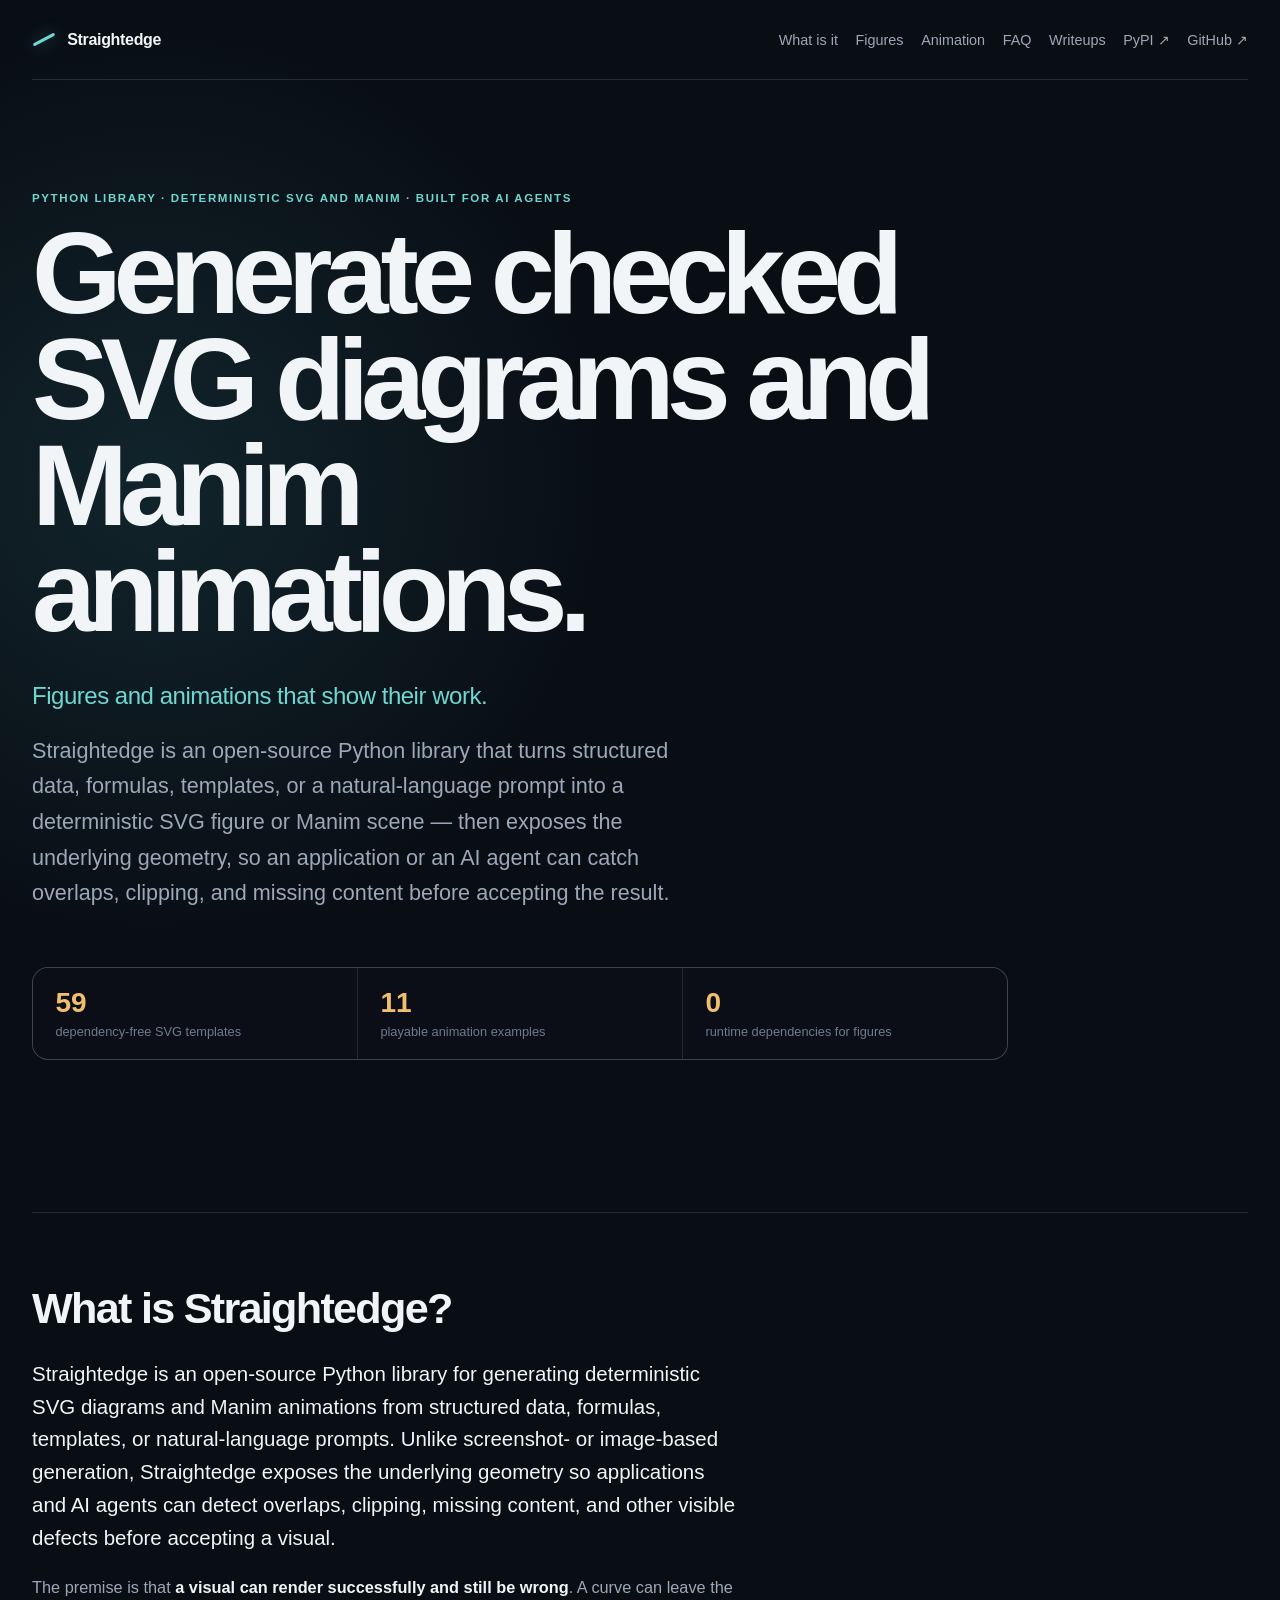
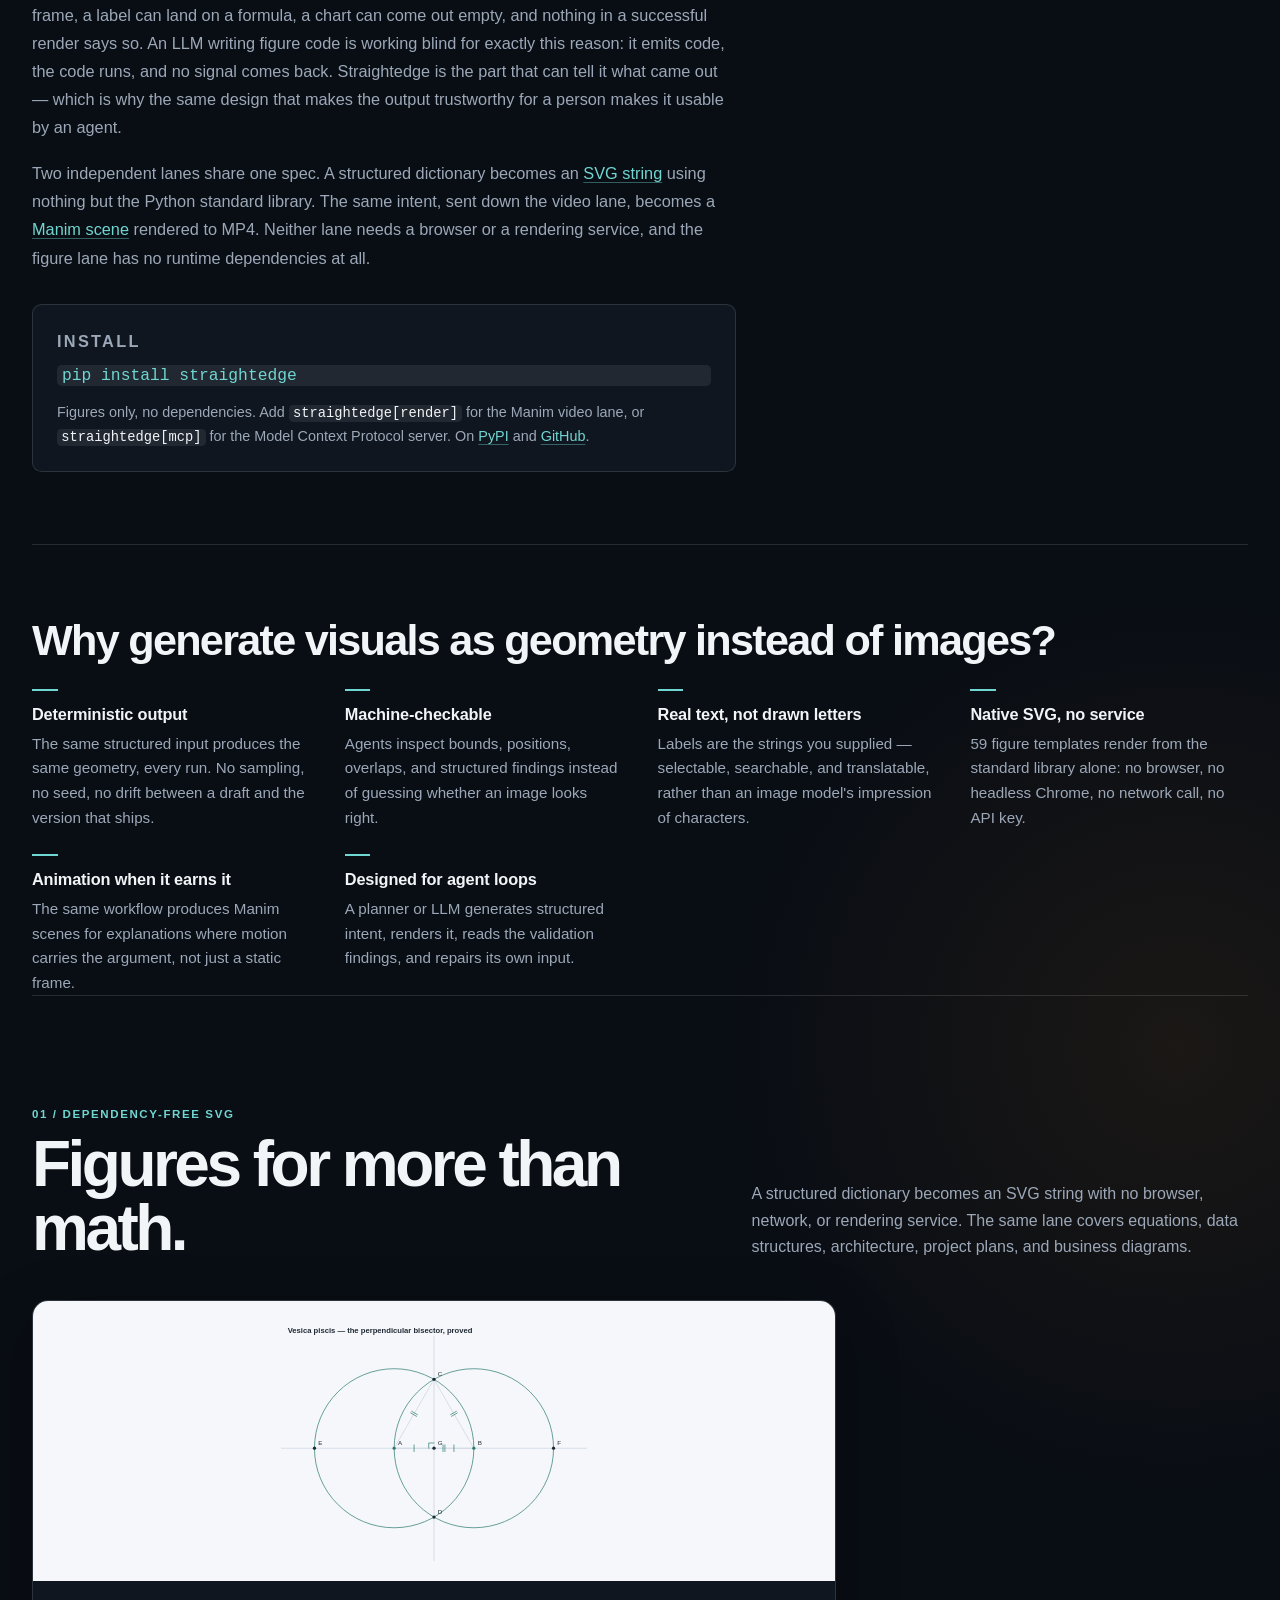
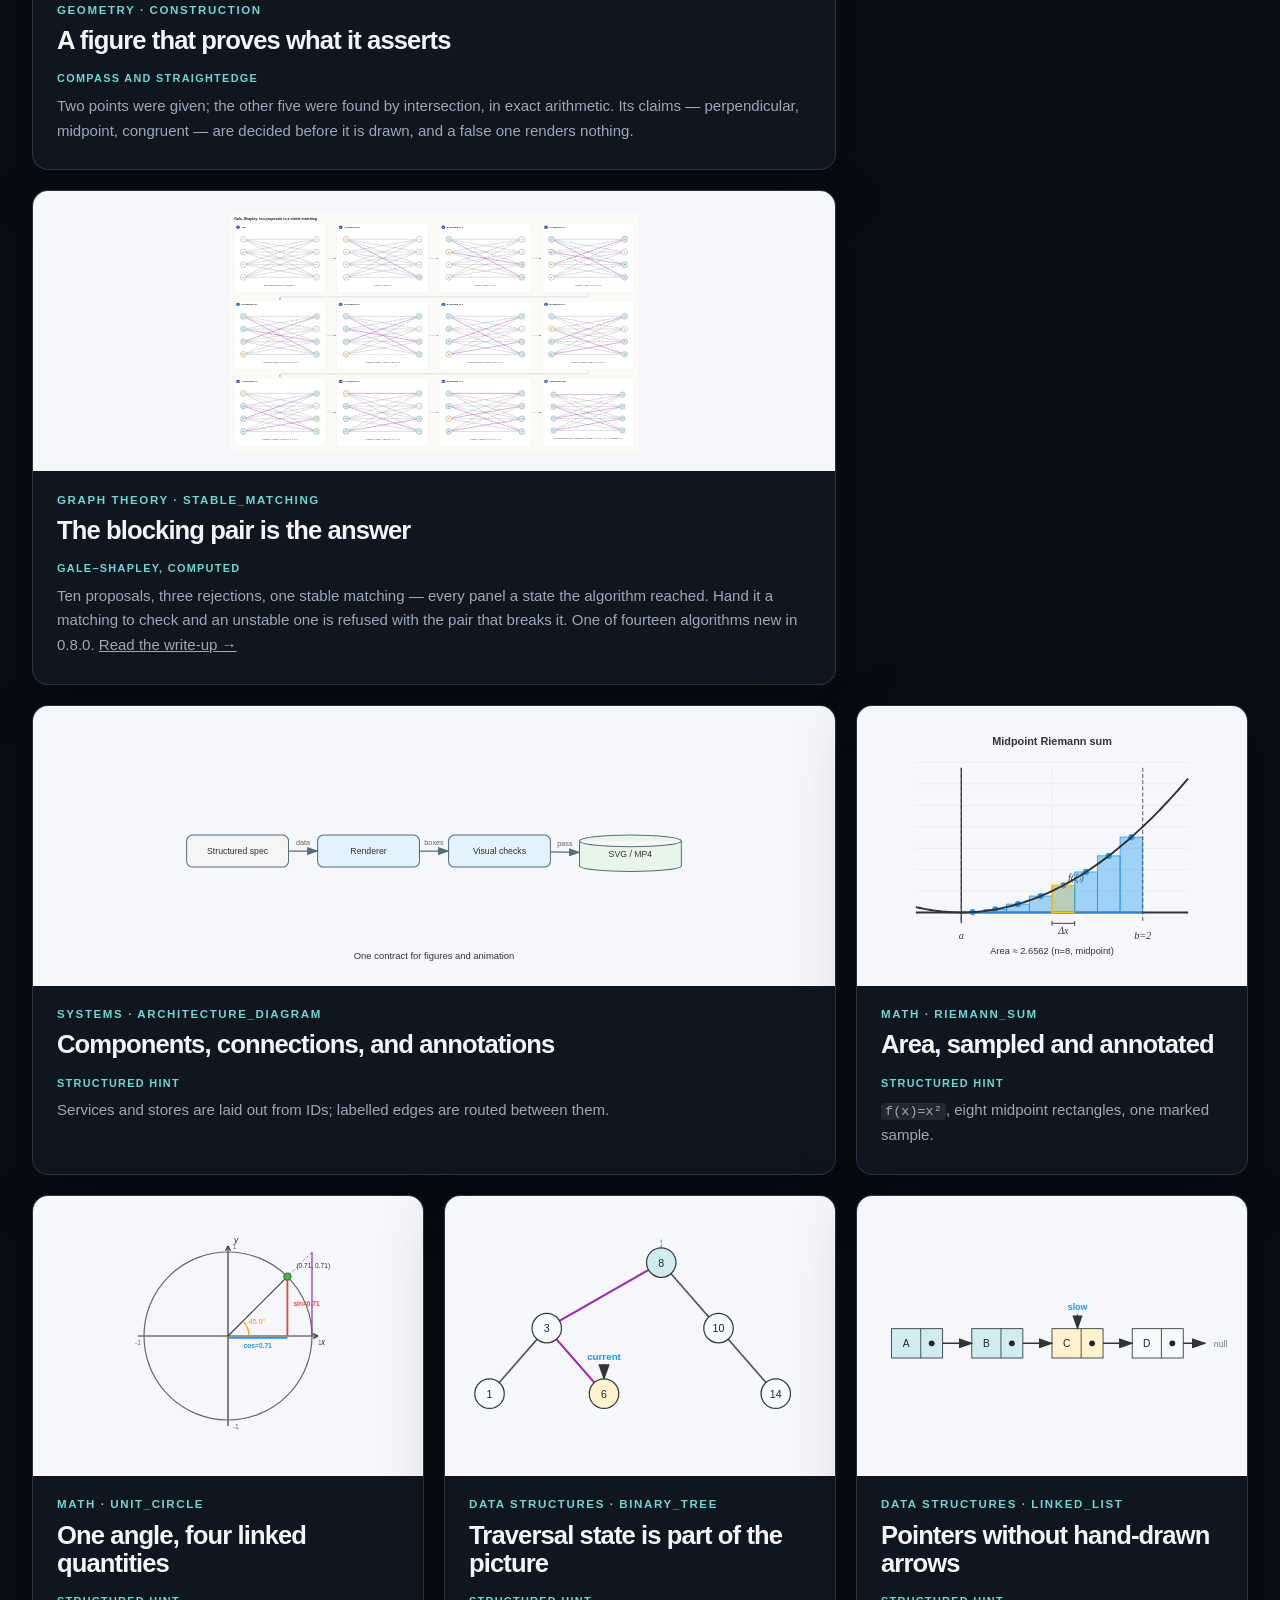
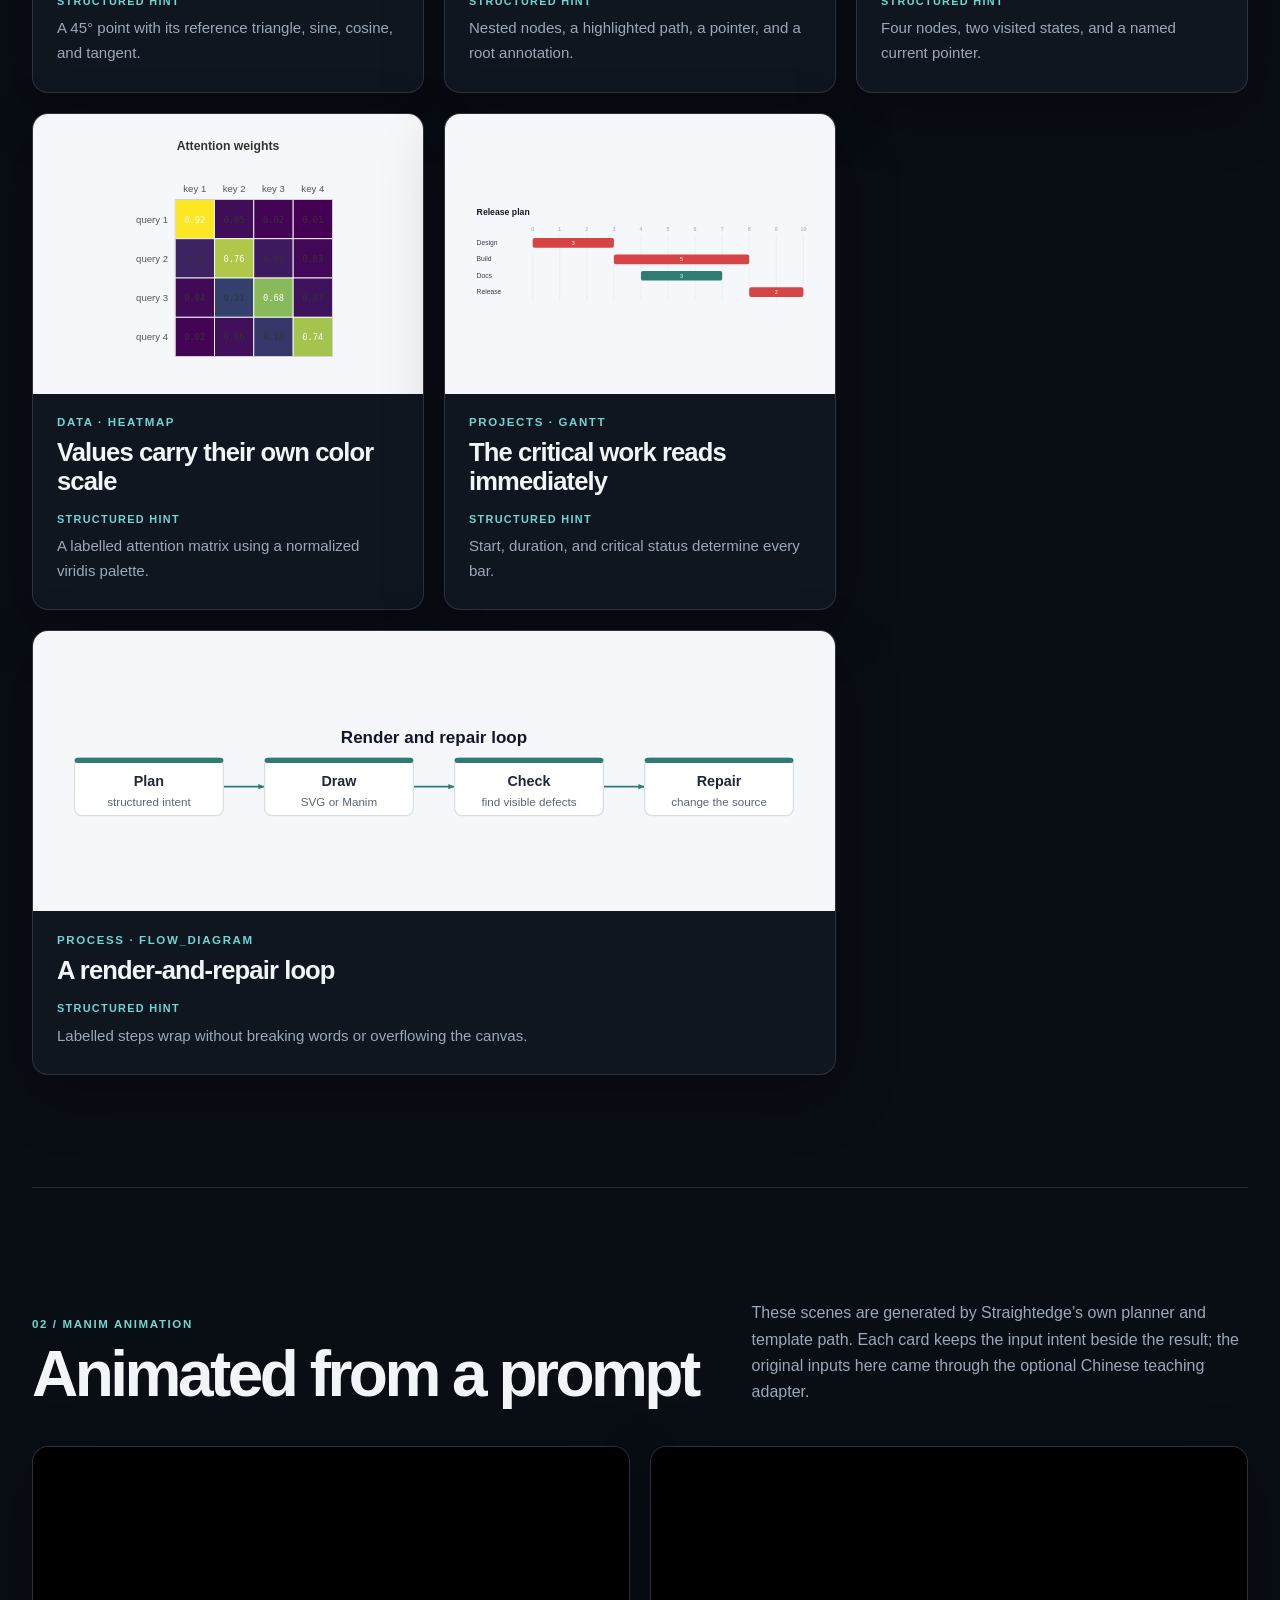
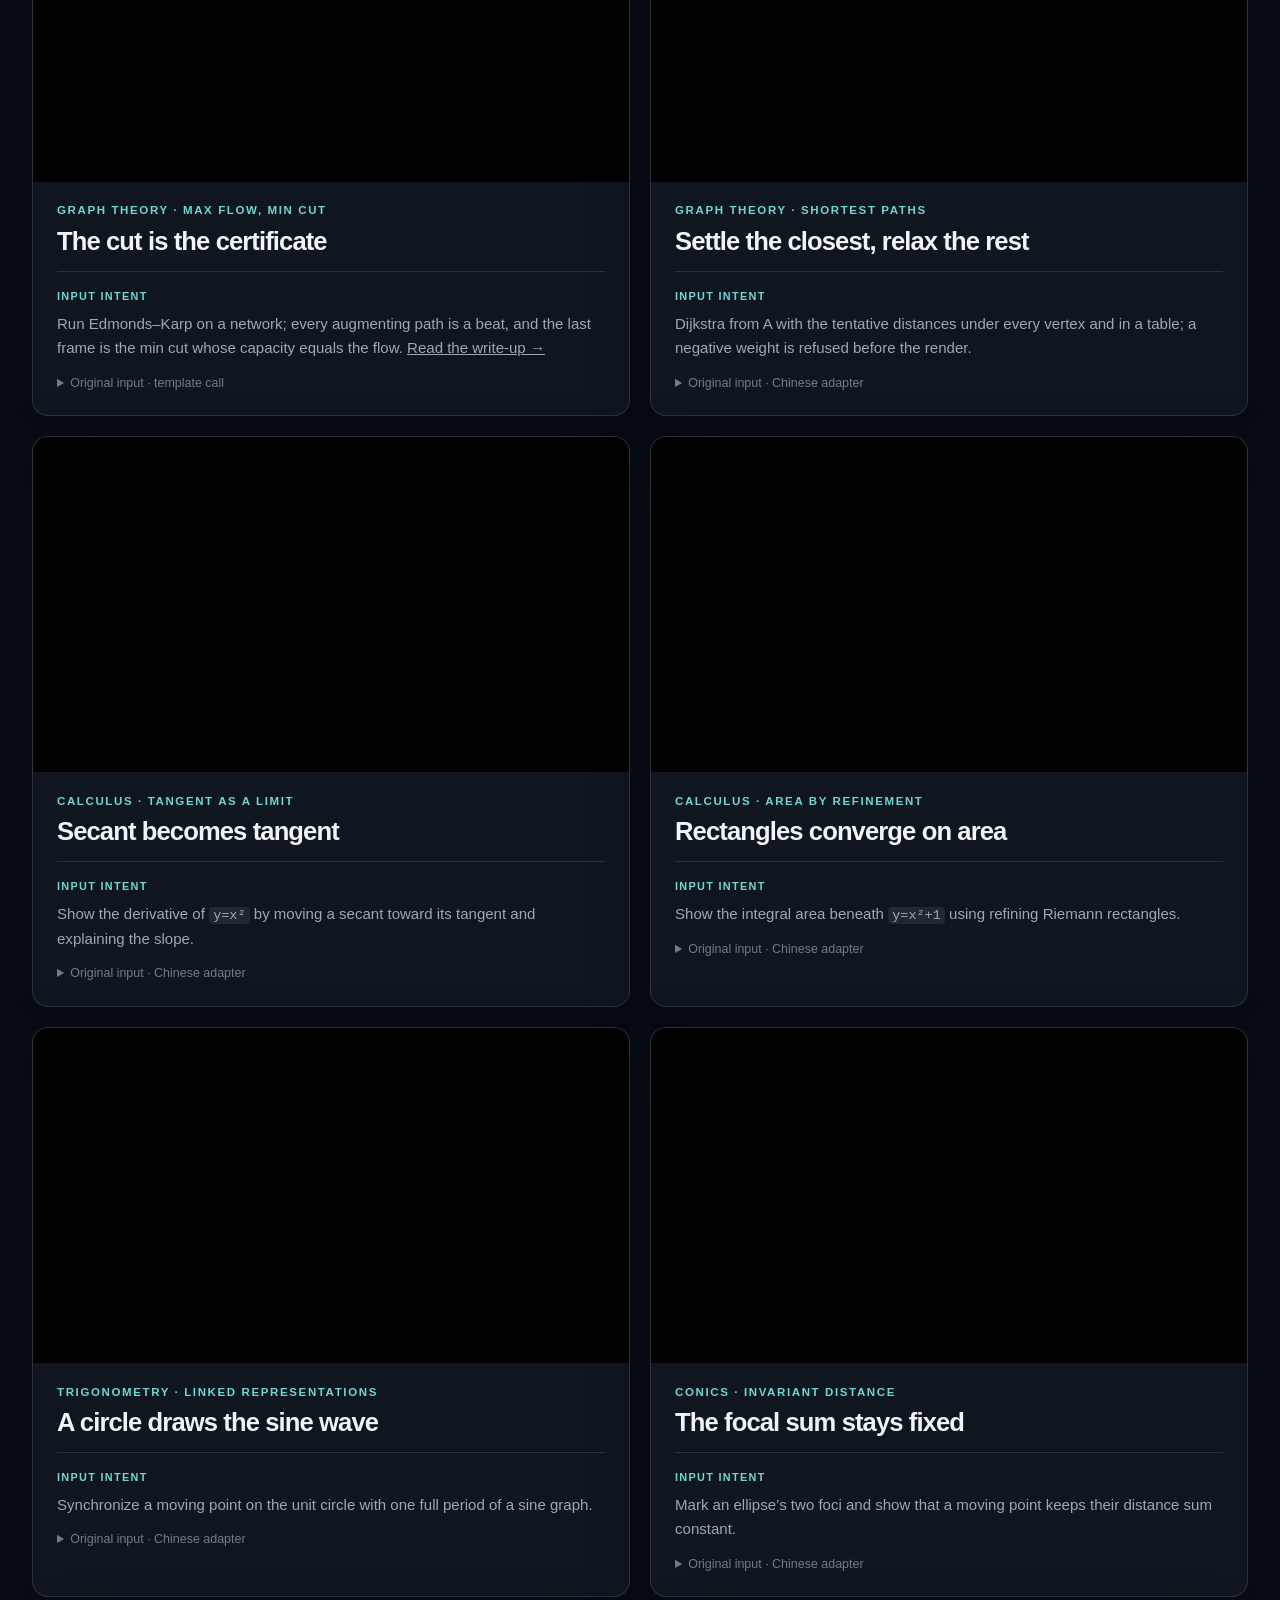
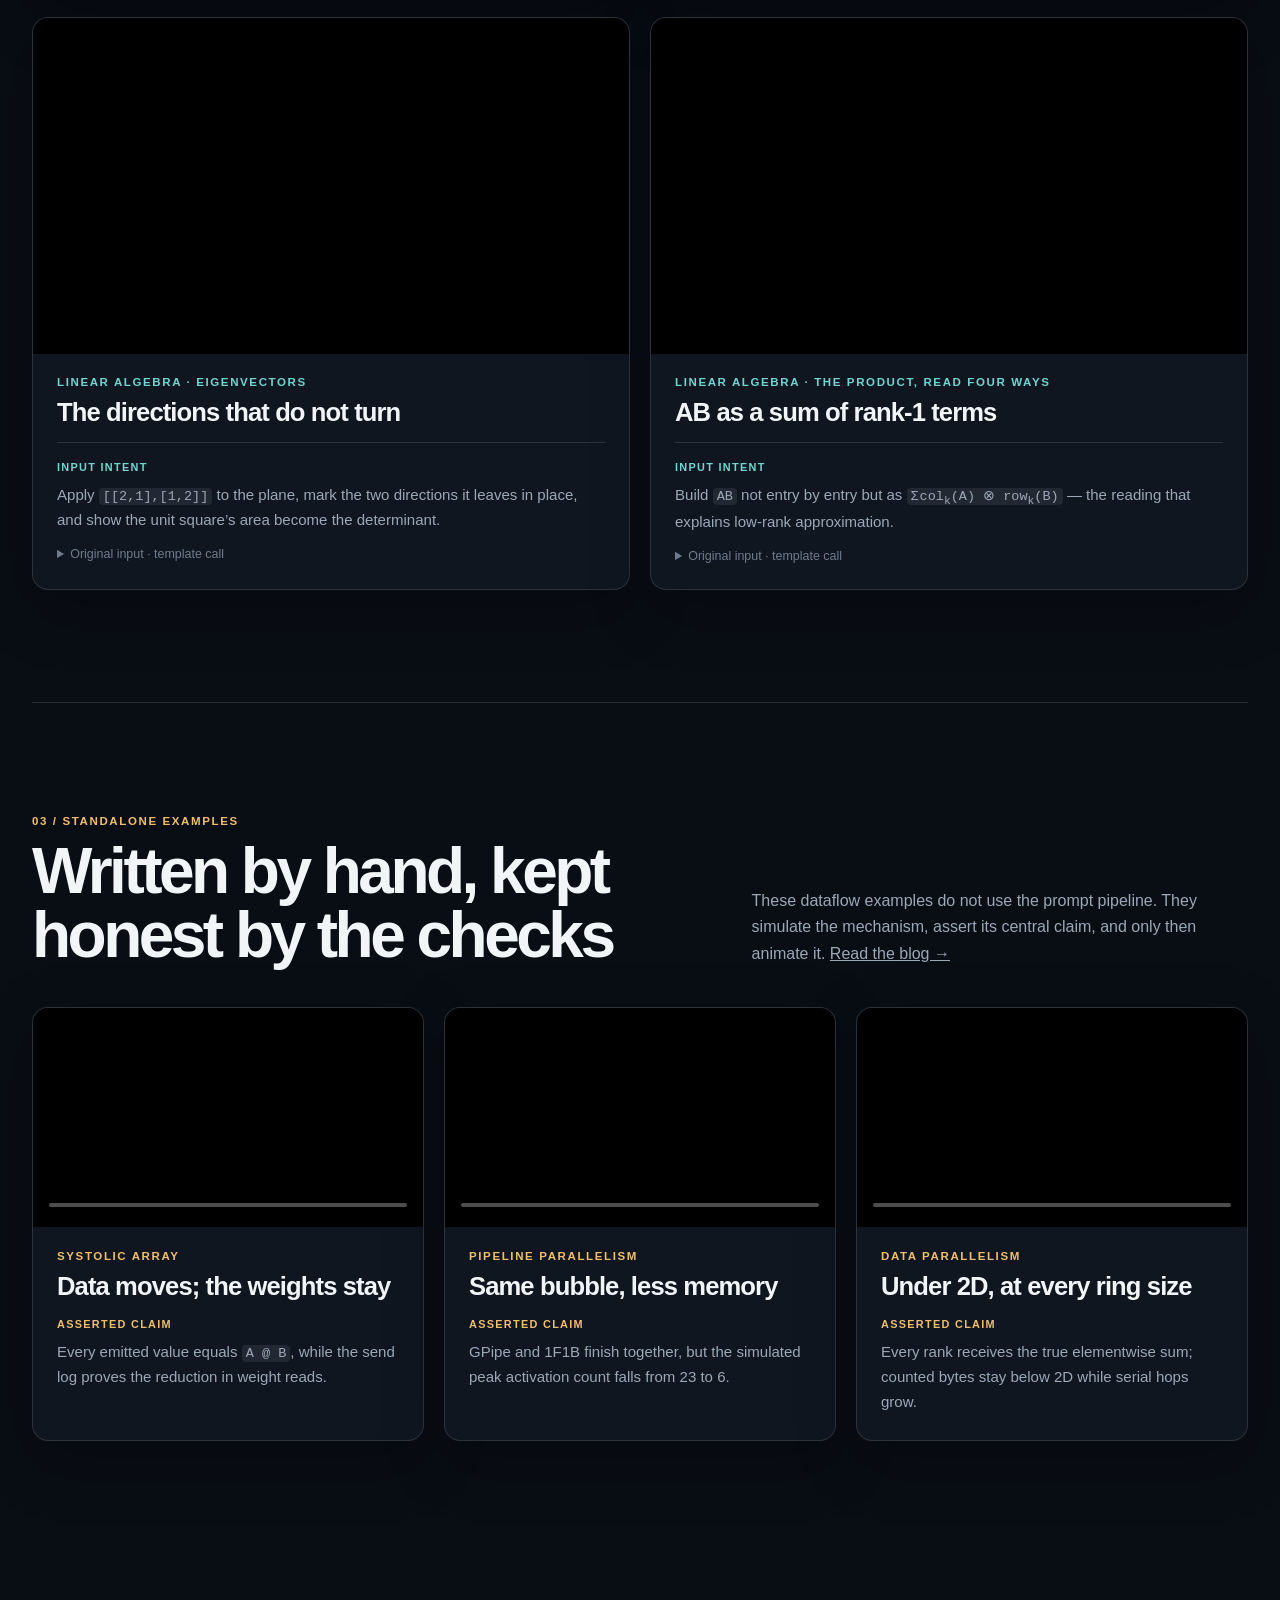
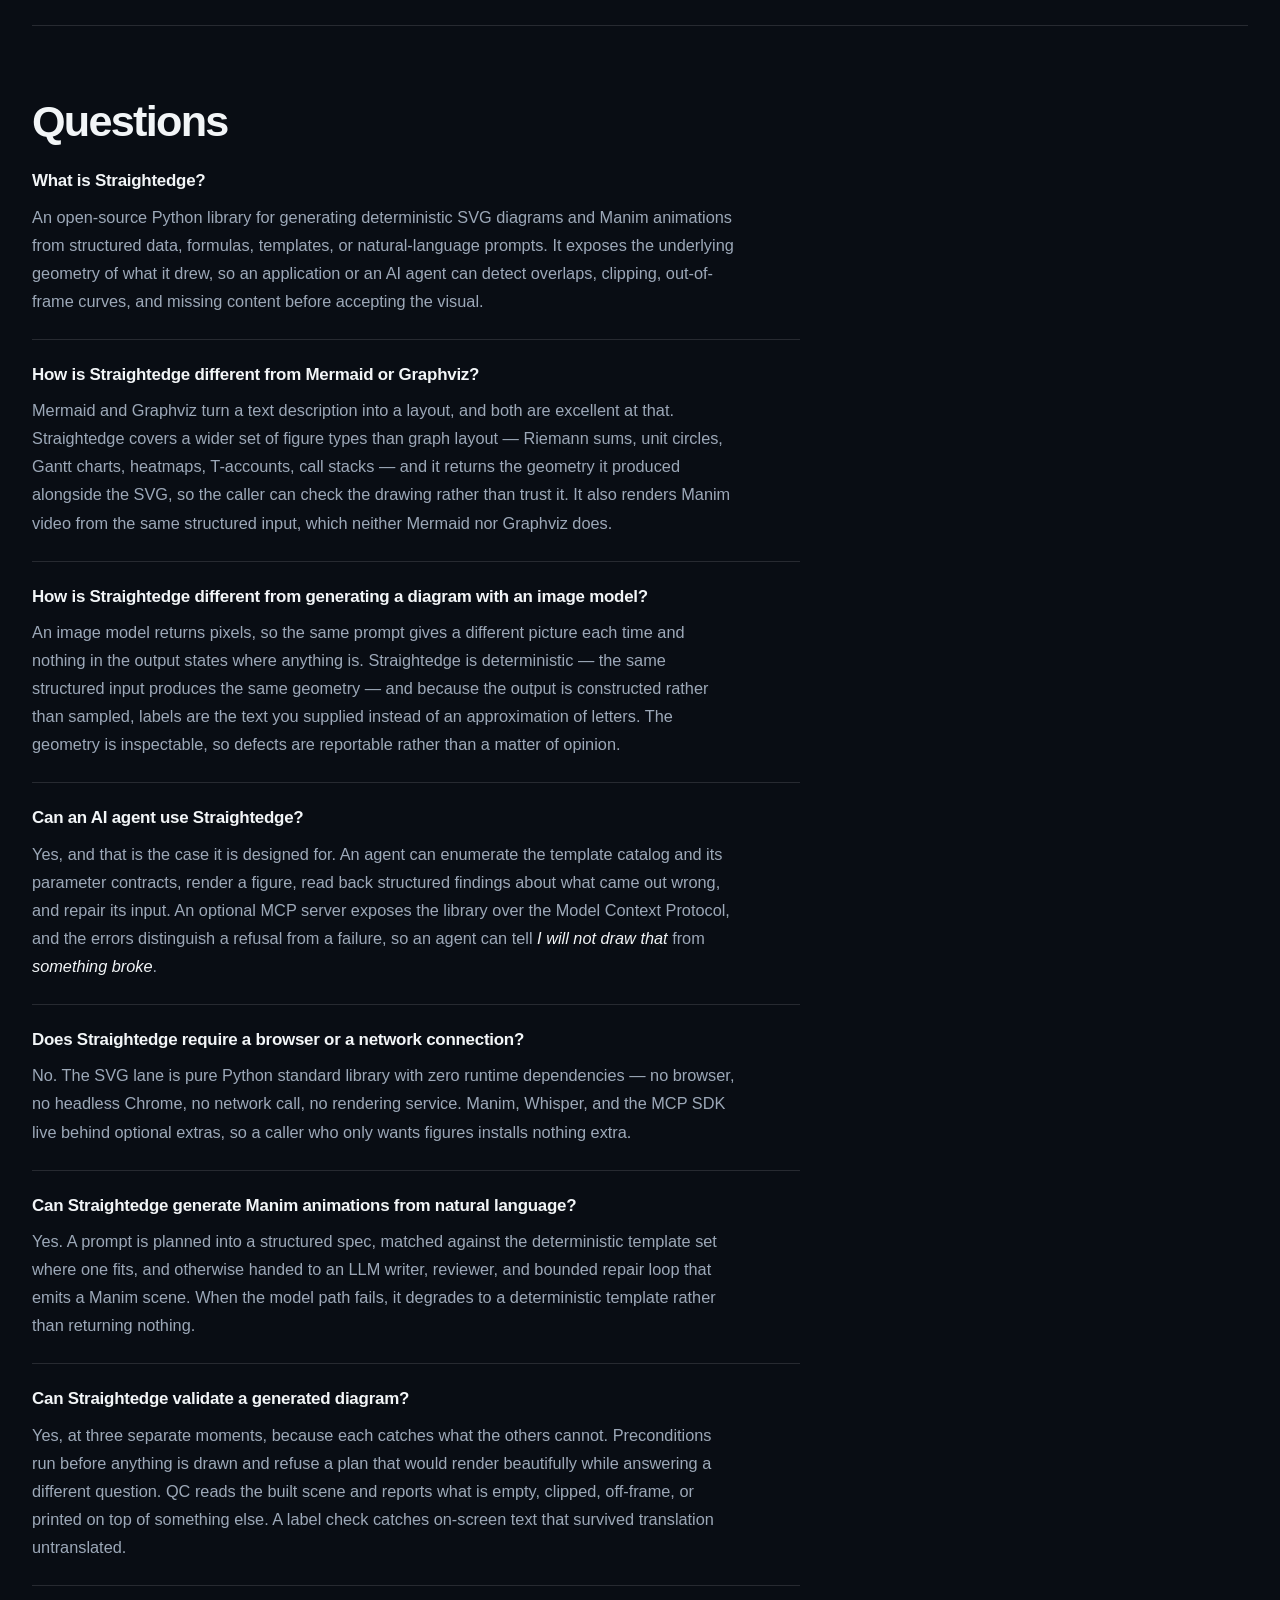
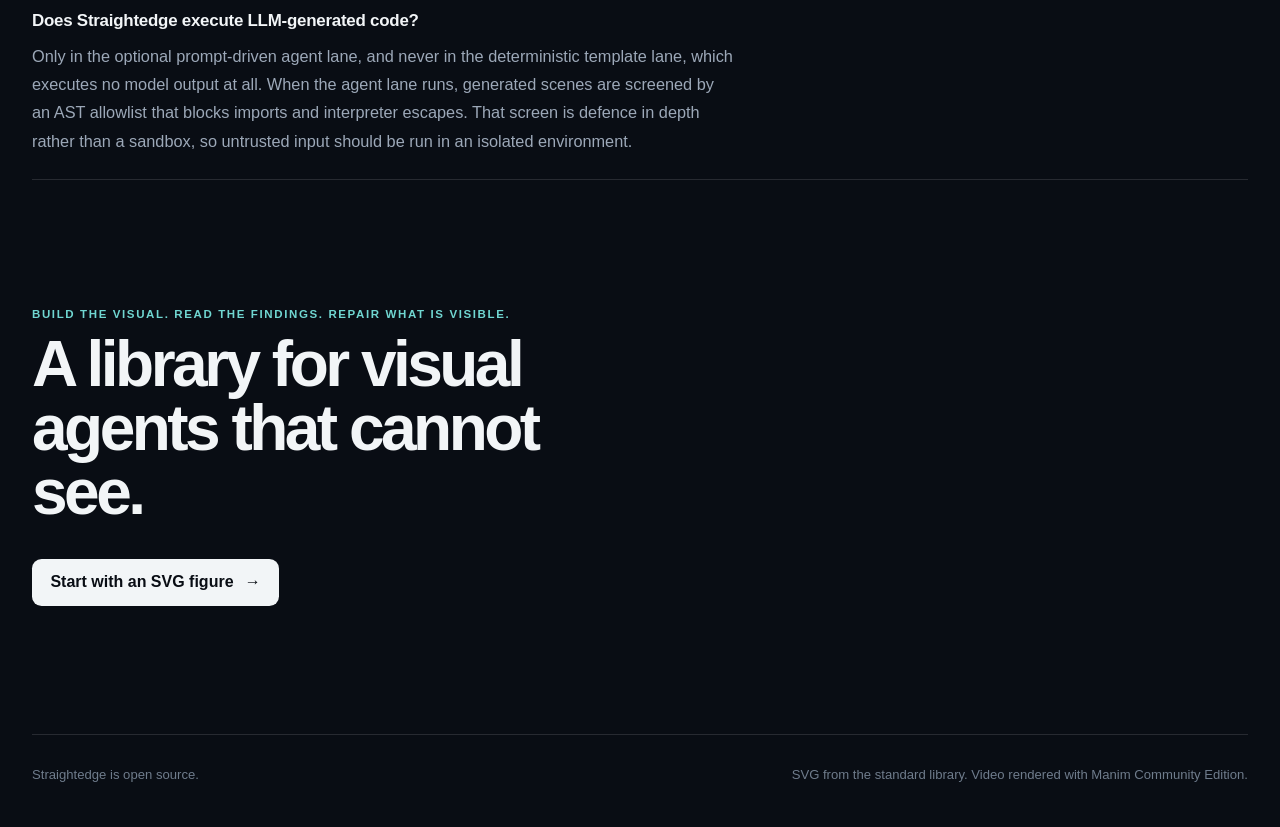
<file: site/index.html>
<!doctype html>
<html lang="en">
  <head>
    <meta charset="utf-8">
    <meta name="viewport" content="width=device-width, initial-scale=1">
    <meta name="theme-color" content="#090d14">
    <meta name="description" content="Straightedge is an open-source Python library that generates deterministic SVG diagrams and Manim animations from structured data, formulas, templates, or prompts — and exposes the geometry so agents can check the result.">
    <link rel="canonical" href="https://scimigo.github.io/straightedge/">
    <meta property="og:title" content="Straightedge — Python SVG Diagram &amp; Manim Animation Generator">
    <meta property="og:description" content="Generate deterministic, machine-checkable SVG diagrams and Manim animations from Python. 59 dependency-free templates, and geometry an AI agent can inspect before accepting a visual.">
    <meta property="og:image" content="https://pub-ae0e951cb13d4628913ced2bc423d839.r2.dev/straightedge/assets/posters/unit-circle-sine.jpg">
    <meta property="og:image:alt" content="A point on the unit circle tracing one period of a sine curve">
    <meta property="og:type" content="website">
    <meta property="og:site_name" content="Straightedge">
    <meta property="og:url" content="https://scimigo.github.io/straightedge/">
    <meta name="twitter:card" content="summary_large_image">
    <meta name="twitter:title" content="Straightedge — Python SVG Diagram &amp; Manim Animation Generator">
    <meta name="twitter:description" content="Generate deterministic, machine-checkable SVG diagrams and Manim animations from Python.">
    <meta name="twitter:image" content="https://pub-ae0e951cb13d4628913ced2bc423d839.r2.dev/straightedge/assets/posters/unit-circle-sine.jpg">
    <title>Straightedge — Python SVG Diagram &amp; Manim Animation Generator</title>
    <link rel="stylesheet" href="styles.css">

    <script type="application/ld+json">
    {
      "@context": "https://schema.org",
      "@graph": [
        {
          "@type": "SoftwareSourceCode",
          "@id": "https://scimigo.github.io/straightedge/#software",
          "name": "Straightedge",
          "description": "An open-source Python library for generating deterministic, machine-checkable SVG diagrams and Manim animations from structured data, formulas, templates, or natural-language prompts.",
          "url": "https://scimigo.github.io/straightedge/",
          "codeRepository": "https://github.com/SciMigo/straightedge",
          "programmingLanguage": "Python",
          "runtimePlatform": "Python 3.10+",
          "license": "https://opensource.org/licenses/MIT",
          "author": { "@type": "Organization", "name": "SciMigo" },
          "keywords": "SVG diagram generation, Manim animation, programmatic diagrams, deterministic rendering, AI agents, technical diagrams, math animation, data visualization"
        },
        {
          "@type": "SoftwareApplication",
          "name": "Straightedge",
          "applicationCategory": "DeveloperApplication",
          "operatingSystem": "Linux, macOS, Windows",
          "url": "https://scimigo.github.io/straightedge/",
          "downloadUrl": "https://pypi.org/project/straightedge/",
          "softwareVersion": "0.1.0",
          "softwareRequirements": "Python 3.10 or newer; no runtime dependencies for the SVG lane",
          "offers": { "@type": "Offer", "price": "0", "priceCurrency": "USD" }
        },
        {
          "@type": "FAQPage",
          "mainEntity": [
            {
              "@type": "Question",
              "name": "What is Straightedge?",
              "acceptedAnswer": { "@type": "Answer", "text": "Straightedge is an open-source Python library for generating deterministic SVG diagrams and Manim animations from structured data, formulas, templates, or natural-language prompts. It exposes the underlying geometry of what it drew, so an application or an AI agent can detect overlaps, clipping, out-of-frame curves, and missing content before accepting the visual." }
            },
            {
              "@type": "Question",
              "name": "How is Straightedge different from Mermaid or Graphviz?",
              "acceptedAnswer": { "@type": "Answer", "text": "Mermaid and Graphviz turn a text description into a layout, and both are excellent at that. Straightedge covers a wider set of figure types than graph layout — Riemann sums, unit circles, Gantt charts, heatmaps, T-accounts, call stacks — and it returns the geometry it produced alongside the SVG, so the caller can check the drawing rather than trusting it. It also renders Manim video from the same structured input, which neither Mermaid nor Graphviz does." }
            },
            {
              "@type": "Question",
              "name": "How is Straightedge different from generating a diagram with an image model?",
              "acceptedAnswer": { "@type": "Answer", "text": "An image model returns pixels, so the same prompt gives a different picture each time and nothing in the output states where anything is. Straightedge is deterministic — the same structured input produces the same geometry — and because the output is constructed rather than sampled, labels are the text you supplied instead of an approximation of letters. The geometry is inspectable, so defects are reportable rather than a matter of opinion." }
            },
            {
              "@type": "Question",
              "name": "Can an AI agent use Straightedge?",
              "acceptedAnswer": { "@type": "Answer", "text": "Yes, and that is the case it is designed for. An agent can enumerate the template catalog and its parameter contracts, render a figure, read back structured findings about what came out wrong, and repair its input. An optional MCP server exposes the library over the Model Context Protocol, and the errors distinguish a refusal from a failure so an agent can tell 'I will not draw that' from 'something broke'." }
            },
            {
              "@type": "Question",
              "name": "Does Straightedge require a browser or a network connection?",
              "acceptedAnswer": { "@type": "Answer", "text": "No. The SVG lane is pure Python standard library with zero runtime dependencies — no browser, no headless Chrome, no network call, no rendering service. Manim, Whisper, and the MCP SDK live behind optional extras, so a caller who only wants figures installs nothing extra." }
            },
            {
              "@type": "Question",
              "name": "Can Straightedge generate Manim animations from natural language?",
              "acceptedAnswer": { "@type": "Answer", "text": "Yes. A prompt is planned into a structured spec, matched against the deterministic template set where one fits, and otherwise handed to an LLM writer, reviewer, and bounded repair loop that emits a Manim scene. When the model path fails, it degrades to a deterministic template rather than returning nothing." }
            },
            {
              "@type": "Question",
              "name": "Can Straightedge validate a generated diagram?",
              "acceptedAnswer": { "@type": "Answer", "text": "Yes, at three separate moments, because each catches what the others cannot. Preconditions run before anything is drawn and refuse a plan that would render beautifully while answering a different question. QC reads the built scene and reports what is empty, clipped, off-frame, or printed on top of something else. A label check catches on-screen text that survived translation untranslated." }
            },
            {
              "@type": "Question",
              "name": "Does Straightedge execute LLM-generated code?",
              "acceptedAnswer": { "@type": "Answer", "text": "Only in the optional prompt-driven agent lane, and never in the deterministic template lane, which executes no model output at all. When the agent lane runs, generated scenes are screened by an AST allowlist that blocks imports and interpreter escapes. That screen is defence in depth rather than a sandbox, so untrusted input should be run in an isolated environment." }
            }
          ]
        }
      ]
    }
    </script>
  </head>
  <body>
    <header class="site-header">
      <a class="wordmark" href="#top" aria-label="Straightedge gallery, back to top">
        <span class="wordmark-mark" aria-hidden="true"></span>
        <span>Straightedge</span>
      </a>
      <nav class="header-links" aria-label="Site sections">
        <a class="repo-link nav-secondary" href="#what-is-straightedge">What is it</a>
        <a class="repo-link nav-secondary" href="#figures">Figures</a>
        <a class="repo-link nav-secondary" href="#prompt-heading">Animation</a>
        <a class="repo-link nav-secondary" href="#faq">FAQ</a>
        <a class="repo-link" href="posts/index.html">Writeups</a>
        <a class="repo-link" href="https://pypi.org/project/straightedge/">PyPI <span aria-hidden="true">↗</span></a>
        <a class="repo-link" href="https://github.com/SciMigo/straightedge">GitHub <span aria-hidden="true">↗</span></a>
      </nav>
    </header>

    <main id="top">
      <section class="hero" aria-labelledby="hero-title">
        <p class="eyebrow">Python library · deterministic SVG and Manim · built for AI agents</p>
        <h1 id="hero-title">Generate checked SVG diagrams and Manim animations.</h1>
        <p class="hero-tagline">Figures and animations that show their work.</p>
        <p class="hero-copy">
          Straightedge is an open-source Python library that turns structured data,
          formulas, templates, or a natural-language prompt into a deterministic SVG
          figure or Manim scene — then exposes the underlying geometry, so an
          application or an AI agent can catch overlaps, clipping, and missing
          content before accepting the result.
        </p>
        <div class="hero-proof" aria-label="Gallery contents">
          <div><strong>59</strong><span>dependency-free SVG templates</span></div>
          <div><strong>11</strong><span>playable animation examples</span></div>
          <div><strong>0</strong><span>runtime dependencies for figures</span></div>
        </div>
      </section>

      <section class="prose-section" aria-labelledby="what-heading" id="what-is-straightedge">
        <h2 id="what-heading">What is Straightedge?</h2>
        <p class="lede">
          Straightedge is an open-source Python library for generating deterministic
          SVG diagrams and Manim animations from structured data, formulas,
          templates, or natural-language prompts. Unlike screenshot- or image-based
          generation, Straightedge exposes the underlying geometry so applications
          and AI agents can detect overlaps, clipping, missing content, and other
          visible defects before accepting a visual.
        </p>
        <p>
          The premise is that <strong>a visual can render successfully and still be
          wrong</strong>. A curve can leave the frame, a label can land on a formula,
          a chart can come out empty, and nothing in a successful render says so. An
          LLM writing figure code is working blind for exactly this reason: it emits
          code, the code runs, and no signal comes back. Straightedge is the part
          that can tell it what came out — which is why the same design that makes
          the output trustworthy for a person makes it usable by an agent.
        </p>
        <p>
          Two independent lanes share one spec. A structured dictionary becomes an
          <a href="#figures">SVG string</a> using nothing but the Python standard
          library. The same intent, sent down the video lane, becomes a
          <a href="#prompt-heading">Manim scene</a> rendered to MP4. Neither lane
          needs a browser or a rendering service, and the figure lane has no runtime
          dependencies at all.
        </p>
        <div class="install">
          <p class="install-label">Install</p>
          <code>pip install straightedge</code>
          <p class="install-note">
            Figures only, no dependencies. Add <code>straightedge[render]</code> for
            the Manim video lane, or <code>straightedge[mcp]</code> for the
            Model Context Protocol server. On
            <a href="https://pypi.org/project/straightedge/">PyPI</a> and
            <a href="https://github.com/SciMigo/straightedge">GitHub</a>.
          </p>
        </div>
      </section>

      <section class="prose-section" aria-labelledby="why-heading" id="why-geometry">
        <h2 id="why-heading">Why generate visuals as geometry instead of images?</h2>
        <div class="why-grid">
          <div class="why-item">
            <h3>Deterministic output</h3>
            <p>The same structured input produces the same geometry, every run. No sampling, no seed, no drift between a draft and the version that ships.</p>
          </div>
          <div class="why-item">
            <h3>Machine-checkable</h3>
            <p>Agents inspect bounds, positions, overlaps, and structured findings instead of guessing whether an image looks right.</p>
          </div>
          <div class="why-item">
            <h3>Real text, not drawn letters</h3>
            <p>Labels are the strings you supplied — selectable, searchable, and translatable, rather than an image model's impression of characters.</p>
          </div>
          <div class="why-item">
            <h3>Native SVG, no service</h3>
            <p>59 figure templates render from the standard library alone: no browser, no headless Chrome, no network call, no API key.</p>
          </div>
          <div class="why-item">
            <h3>Animation when it earns it</h3>
            <p>The same workflow produces Manim scenes for explanations where motion carries the argument, not just a static frame.</p>
          </div>
          <div class="why-item">
            <h3>Designed for agent loops</h3>
            <p>A planner or LLM generates structured intent, renders it, reads the validation findings, and repairs its own input.</p>
          </div>
        </div>
      </section>

      <section class="gallery-section" aria-labelledby="figures-heading" id="figures">
        <div class="section-heading">
          <div>
            <p class="section-number">01 / Dependency-free SVG</p>
            <h2 id="figures-heading">Figures for more than math.</h2>
          </div>
          <p>
            A structured dictionary becomes an SVG string with no browser, network,
            or rendering service. The same lane covers equations, data structures,
            architecture, project plans, and business diagrams.
          </p>
        </div>

        <div class="figure-grid">
          <article class="figure-card figure-wide">
            <div class="figure-stage"><img src="assets/svg/construction-vesica.svg" alt="Two overlapping circles, the vertical line through their intersections, and the horizontal line through their centres, with seven labelled points"></div>
            <div class="card-copy">
              <p class="card-kicker">Geometry · construction</p>
              <h3>A figure that proves what it asserts</h3>
              <p class="spec"><span>Compass and straightedge</span> Two points were given; the other five were found by intersection, in exact arithmetic. Its claims — perpendicular, midpoint, congruent — are decided before it is drawn, and a false one renders nothing.</p>
            </div>
          </article>

          <article class="figure-card figure-wide">
            <div class="figure-stage"><img src="assets/svg/graph-stable-matching-storyboard.svg" alt="Twelve panels of Gale–Shapley on four proposers and four receivers: each proposal, each held offer, each rejection drawn dashed, ending on the stable matching after ten proposals"></div>
            <div class="card-copy">
              <p class="card-kicker">Graph theory · stable_matching</p>
              <h3>The blocking pair is the answer</h3>
              <p class="spec"><span>Gale–Shapley, computed</span> Ten proposals, three rejections, one stable matching — every panel a state the algorithm reached. Hand it a matching to check and an unstable one is refused with the pair that breaks it. One of fourteen algorithms new in 0.8.0. <a href="posts/graph-course-algorithms.html">Read the write-up &rarr;</a></p>
            </div>
          </article>

          <article class="figure-card figure-wide">
            <div class="figure-stage"><img src="assets/svg/architecture.svg" alt="A checked visual pipeline architecture diagram"></div>
            <div class="card-copy">
              <p class="card-kicker">Systems · architecture_diagram</p>
              <h3>Components, connections, and annotations</h3>
              <p class="spec"><span>Structured hint</span> Services and stores are laid out from IDs; labelled edges are routed between them.</p>
            </div>
          </article>

          <article class="figure-card">
            <div class="figure-stage"><img src="assets/svg/riemann-sum.svg" alt="Midpoint Riemann sum with eight rectangles"></div>
            <div class="card-copy">
              <p class="card-kicker">Math · riemann_sum</p>
              <h3>Area, sampled and annotated</h3>
              <p class="spec"><span>Structured hint</span> <code>f(x)=x²</code>, eight midpoint rectangles, one marked sample.</p>
            </div>
          </article>

          <article class="figure-card">
            <div class="figure-stage"><img src="assets/svg/unit-circle.svg" alt="Unit circle with reference triangle and trigonometric values"></div>
            <div class="card-copy">
              <p class="card-kicker">Math · unit_circle</p>
              <h3>One angle, four linked quantities</h3>
              <p class="spec"><span>Structured hint</span> A 45° point with its reference triangle, sine, cosine, and tangent.</p>
            </div>
          </article>

          <article class="figure-card">
            <div class="figure-stage"><img src="assets/svg/binary-tree.svg" alt="Binary tree traversal with current and visited nodes"></div>
            <div class="card-copy">
              <p class="card-kicker">Data structures · binary_tree</p>
              <h3>Traversal state is part of the picture</h3>
              <p class="spec"><span>Structured hint</span> Nested nodes, a highlighted path, a pointer, and a root annotation.</p>
            </div>
          </article>

          <article class="figure-card">
            <div class="figure-stage"><img src="assets/svg/linked-list.svg" alt="Linked list with visited and current nodes"></div>
            <div class="card-copy">
              <p class="card-kicker">Data structures · linked_list</p>
              <h3>Pointers without hand-drawn arrows</h3>
              <p class="spec"><span>Structured hint</span> Four nodes, two visited states, and a named current pointer.</p>
            </div>
          </article>

          <article class="figure-card">
            <div class="figure-stage"><img src="assets/svg/heatmap.svg" alt="Four by four attention-weight heatmap"></div>
            <div class="card-copy">
              <p class="card-kicker">Data · heatmap</p>
              <h3>Values carry their own color scale</h3>
              <p class="spec"><span>Structured hint</span> A labelled attention matrix using a normalized viridis palette.</p>
            </div>
          </article>

          <article class="figure-card">
            <div class="figure-stage"><img src="assets/svg/gantt.svg" alt="Release-plan Gantt chart with critical tasks"></div>
            <div class="card-copy">
              <p class="card-kicker">Projects · gantt</p>
              <h3>The critical work reads immediately</h3>
              <p class="spec"><span>Structured hint</span> Start, duration, and critical status determine every bar.</p>
            </div>
          </article>

          <article class="figure-card figure-wide">
            <div class="figure-stage"><img src="assets/svg/flow-diagram.svg" alt="Plan, draw, check, and repair process diagram"></div>
            <div class="card-copy">
              <p class="card-kicker">Process · flow_diagram</p>
              <h3>A render-and-repair loop</h3>
              <p class="spec"><span>Structured hint</span> Labelled steps wrap without breaking words or overflowing the canvas.</p>
            </div>
          </article>
        </div>
      </section>

      <section class="gallery-section" aria-labelledby="prompt-heading">
        <div class="section-heading">
          <div>
            <p class="section-number">02 / Manim animation</p>
            <h2 id="prompt-heading">Animated from a prompt</h2>
          </div>
          <p>
            These scenes are generated by Straightedge’s own planner and template
            path. Each card keeps the input intent beside the result; the original
            inputs here came through the optional Chinese teaching adapter.
          </p>
        </div>

        <div class="gallery-grid">
          <article class="scene-card">
            <video controls playsinline preload="metadata" poster="https://pub-ae0e951cb13d4628913ced2bc423d839.r2.dev/straightedge/assets/posters/graph-max-flow.jpg" aria-label="Max flow and min cut animation on a six-vertex network">
              <source src="https://pub-ae0e951cb13d4628913ced2bc423d839.r2.dev/straightedge/assets/mp4/graph-max-flow.mp4" type="video/mp4">
              Your browser does not support embedded video.
            </video>
            <div class="card-copy">
              <p class="card-kicker">Graph theory · max flow, min cut</p>
              <h3>The cut is the certificate</h3>
              <p class="prompt"><span>Input intent</span> Run Edmonds–Karp on a network; every augmenting path is a beat, and the last frame is the min cut whose capacity equals the flow. <a href="posts/graph-theory-computed.html">Read the write-up &rarr;</a></p>
              <details class="source-input"><summary>Original input · template call</summary><p><code>straightedge render --template graph/max_flow</code> — pass <code>nodes</code>, <code>edges</code>, <code>source</code>, <code>sink</code> for your own network.</p></details>
            </div>
          </article>

          <article class="scene-card">
            <video controls playsinline preload="metadata" poster="https://pub-ae0e951cb13d4628913ced2bc423d839.r2.dev/straightedge/assets/posters/graph-dijkstra.jpg" aria-label="Dijkstra's algorithm animation with a live distance table">
              <source src="https://pub-ae0e951cb13d4628913ced2bc423d839.r2.dev/straightedge/assets/mp4/graph-dijkstra.mp4" type="video/mp4">
              Your browser does not support embedded video.
            </video>
            <div class="card-copy">
              <p class="card-kicker">Graph theory · shortest paths</p>
              <h3>Settle the closest, relax the rest</h3>
              <p class="prompt"><span>Input intent</span> Dijkstra from A with the tentative distances under every vertex and in a table; a negative weight is refused before the render.</p>
              <details class="source-input"><summary>Original input · Chinese adapter</summary><p lang="zh">“用 Dijkstra 算法求最短路”</p></details>
            </div>
          </article>

          <article class="scene-card">
            <video controls playsinline preload="metadata" poster="https://pub-ae0e951cb13d4628913ced2bc423d839.r2.dev/straightedge/assets/posters/derivative-tangent.jpg" aria-label="Derivative tangent animation">
              <source src="https://pub-ae0e951cb13d4628913ced2bc423d839.r2.dev/straightedge/assets/mp4/derivative-tangent.mp4" type="video/mp4">
              Your browser does not support embedded video.
            </video>
            <div class="card-copy">
              <p class="card-kicker">Calculus · tangent as a limit</p>
              <h3>Secant becomes tangent</h3>
              <p class="prompt"><span>Input intent</span> Show the derivative of <code>y=x²</code> by moving a secant toward its tangent and explaining the slope.</p>
              <details class="source-input"><summary>Original input · Chinese adapter</summary><p lang="zh">“画 y=x² 的导数，用割线逼近切线并解释斜率”</p></details>
            </div>
          </article>

          <article class="scene-card">
            <video controls playsinline preload="metadata" poster="https://pub-ae0e951cb13d4628913ced2bc423d839.r2.dev/straightedge/assets/posters/riemann-integral.jpg" aria-label="Riemann integral animation">
              <source src="https://pub-ae0e951cb13d4628913ced2bc423d839.r2.dev/straightedge/assets/mp4/riemann-integral.mp4" type="video/mp4">
              Your browser does not support embedded video.
            </video>
            <div class="card-copy">
              <p class="card-kicker">Calculus · area by refinement</p>
              <h3>Rectangles converge on area</h3>
              <p class="prompt"><span>Input intent</span> Show the integral area beneath <code>y=x²+1</code> using refining Riemann rectangles.</p>
              <details class="source-input"><summary>Original input · Chinese adapter</summary><p lang="zh">“画 y=x²+1 的积分面积，用黎曼矩形展示”</p></details>
            </div>
          </article>

          <article class="scene-card">
            <video controls playsinline preload="metadata" poster="https://pub-ae0e951cb13d4628913ced2bc423d839.r2.dev/straightedge/assets/posters/unit-circle-sine.jpg" aria-label="Unit circle generating a sine curve">
              <source src="https://pub-ae0e951cb13d4628913ced2bc423d839.r2.dev/straightedge/assets/mp4/unit-circle-sine.mp4" type="video/mp4">
              Your browser does not support embedded video.
            </video>
            <div class="card-copy">
              <p class="card-kicker">Trigonometry · linked representations</p>
              <h3>A circle draws the sine wave</h3>
              <p class="prompt"><span>Input intent</span> Synchronize a moving point on the unit circle with one full period of a sine graph.</p>
              <details class="source-input"><summary>Original input · Chinese adapter</summary><p lang="zh">“用单位圆上的动点同步生成正弦函数图像，展示一个周期”</p></details>
            </div>
          </article>

          <article class="scene-card">
            <video controls playsinline preload="metadata" poster="https://pub-ae0e951cb13d4628913ced2bc423d839.r2.dev/straightedge/assets/posters/ellipse-foci.jpg" aria-label="Ellipse focus-distance animation">
              <source src="https://pub-ae0e951cb13d4628913ced2bc423d839.r2.dev/straightedge/assets/mp4/ellipse-foci.mp4" type="video/mp4">
              Your browser does not support embedded video.
            </video>
            <div class="card-copy">
              <p class="card-kicker">Conics · invariant distance</p>
              <h3>The focal sum stays fixed</h3>
              <p class="prompt"><span>Input intent</span> Mark an ellipse’s two foci and show that a moving point keeps their distance sum constant.</p>
              <details class="source-input"><summary>Original input · Chinese adapter</summary><p lang="zh">“画一个椭圆，标出两个焦点，展示动点到焦点的距离和保持不变”</p></details>
            </div>
          </article>

          <!-- Linear algebra. Video and poster are served from R2 rather than
               committed: site/assets/ is already 3.3M against a 5.1M .git, and
               tools/build_site_assets.py is what produces and publishes them. -->
          <article class="scene-card">
            <video controls playsinline preload="metadata" poster="https://pub-ae0e951cb13d4628913ced2bc423d839.r2.dev/straightedge/assets/posters/linear-map.jpg" aria-label="Linear map eigenvector animation">
              <source src="https://pub-ae0e951cb13d4628913ced2bc423d839.r2.dev/straightedge/assets/mp4/linear-map.mp4" type="video/mp4">
              Your browser does not support embedded video.
            </video>
            <div class="card-copy">
              <p class="card-kicker">Linear algebra · eigenvectors</p>
              <h3>The directions that do not turn</h3>
              <p class="prompt"><span>Input intent</span> Apply <code>[[2,1],[1,2]]</code> to the plane, mark the two directions it leaves in place, and show the unit square’s area become the determinant.</p>
              <details class="source-input"><summary>Original input · template call</summary><p><code>linear_algebra/linear_map</code> with <code>show_eigenvectors</code> and <code>show_determinant</code>. A matrix with no real eigenvalues draws no invariant direction — a rotation turns every vector, and the precondition says so rather than inventing one.</p></details>
            </div>
          </article>

          <article class="scene-card">
            <video controls playsinline preload="metadata" poster="https://pub-ae0e951cb13d4628913ced2bc423d839.r2.dev/straightedge/assets/posters/matmul-outer.jpg" aria-label="Matrix product as a sum of rank-1 terms">
              <source src="https://pub-ae0e951cb13d4628913ced2bc423d839.r2.dev/straightedge/assets/mp4/matmul-outer.mp4" type="video/mp4">
              Your browser does not support embedded video.
            </video>
            <div class="card-copy">
              <p class="card-kicker">Linear algebra · the product, read four ways</p>
              <h3>AB as a sum of rank-1 terms</h3>
              <p class="prompt"><span>Input intent</span> Build <code>AB</code> not entry by entry but as <code>Σ&#8202;col<sub>k</sub>(A) ⊗ row<sub>k</sub>(B)</code> — the reading that explains low-rank approximation.</p>
              <details class="source-input"><summary>Original input · template call</summary><p><code>linear_algebra/matmul_views</code> with <code>view="outer"</code>. Each reading’s own rule is run in Python and asserted to reproduce <code>A @ B</code> before a frame is drawn. It is also the reading the systolic array and tensor-parallel examples below already execute — in silicon, and across devices.</p></details>
            </div>
          </article>
        </div>
      </section>

      <section class="gallery-section hand-section" aria-labelledby="hand-heading">
        <div class="section-heading">
          <div>
            <p class="section-number">03 / Standalone examples</p>
            <h2 id="hand-heading">Written by hand, kept honest by the checks</h2>
          </div>
          <p>
            These dataflow examples do not use the prompt pipeline. They simulate
            the mechanism, assert its central claim, and only then animate it.
            <a href="posts/index.html">Read the blog &rarr;</a>
          </p>
        </div>

        <div class="gallery-grid gallery-grid-three">
          <article class="scene-card claim-card">
            <video controls playsinline preload="metadata" poster="https://pub-ae0e951cb13d4628913ced2bc423d839.r2.dev/straightedge/assets/posters/systolic-array.jpg" aria-label="Weight-stationary systolic array animation">
              <source src="https://pub-ae0e951cb13d4628913ced2bc423d839.r2.dev/straightedge/assets/mp4/systolic-array.mp4" type="video/mp4">
              Your browser does not support embedded video.
            </video>
            <div class="card-copy">
              <p class="card-kicker">Systolic array</p>
              <h3>Data moves; the weights stay</h3>
              <p class="claim"><span>Asserted claim</span> Every emitted value equals <code>A @ B</code>, while the send log proves the reduction in weight reads.</p>
            </div>
          </article>

          <article class="scene-card claim-card">
            <video controls playsinline preload="metadata" poster="https://pub-ae0e951cb13d4628913ced2bc423d839.r2.dev/straightedge/assets/posters/pipeline-schedules.jpg" aria-label="GPipe and 1F1B pipeline schedule comparison">
              <source src="https://pub-ae0e951cb13d4628913ced2bc423d839.r2.dev/straightedge/assets/mp4/pipeline-schedules.mp4" type="video/mp4">
              Your browser does not support embedded video.
            </video>
            <div class="card-copy">
              <p class="card-kicker">Pipeline parallelism</p>
              <h3>Same bubble, less memory</h3>
              <p class="claim"><span>Asserted claim</span> GPipe and 1F1B finish together, but the simulated peak activation count falls from 23 to 6.</p>
            </div>
          </article>

          <article class="scene-card claim-card">
            <video controls playsinline preload="metadata" poster="https://pub-ae0e951cb13d4628913ced2bc423d839.r2.dev/straightedge/assets/posters/ring-allreduce.jpg" aria-label="Ring all-reduce animation">
              <source src="https://pub-ae0e951cb13d4628913ced2bc423d839.r2.dev/straightedge/assets/mp4/ring-allreduce.mp4" type="video/mp4">
              Your browser does not support embedded video.
            </video>
            <div class="card-copy">
              <p class="card-kicker">Data parallelism</p>
              <h3>Under 2D, at every ring size</h3>
              <p class="claim"><span>Asserted claim</span> Every rank receives the true elementwise sum; counted bytes stay below 2D while serial hops grow.</p>
            </div>
          </article>
        </div>
      </section>

      <section class="prose-section" aria-labelledby="faq-heading" id="faq">
        <h2 id="faq-heading">Questions</h2>

        <div class="faq-item">
          <h3>What is Straightedge?</h3>
          <p>
            An open-source Python library for generating deterministic SVG diagrams
            and Manim animations from structured data, formulas, templates, or
            natural-language prompts. It exposes the underlying geometry of what it
            drew, so an application or an AI agent can detect overlaps, clipping,
            out-of-frame curves, and missing content before accepting the visual.
          </p>
        </div>

        <div class="faq-item">
          <h3>How is Straightedge different from Mermaid or Graphviz?</h3>
          <p>
            Mermaid and Graphviz turn a text description into a layout, and both are
            excellent at that. Straightedge covers a wider set of figure types than
            graph layout — Riemann sums, unit circles, Gantt charts, heatmaps,
            T-accounts, call stacks — and it returns the geometry it produced
            alongside the SVG, so the caller can check the drawing rather than trust
            it. It also renders Manim video from the same structured input, which
            neither Mermaid nor Graphviz does.
          </p>
        </div>

        <div class="faq-item">
          <h3>How is Straightedge different from generating a diagram with an image model?</h3>
          <p>
            An image model returns pixels, so the same prompt gives a different
            picture each time and nothing in the output states where anything is.
            Straightedge is deterministic — the same structured input produces the
            same geometry — and because the output is constructed rather than
            sampled, labels are the text you supplied instead of an approximation of
            letters. The geometry is inspectable, so defects are reportable rather
            than a matter of opinion.
          </p>
        </div>

        <div class="faq-item">
          <h3>Can an AI agent use Straightedge?</h3>
          <p>
            Yes, and that is the case it is designed for. An agent can enumerate the
            template catalog and its parameter contracts, render a figure, read back
            structured findings about what came out wrong, and repair its input. An
            optional MCP server exposes the library over the Model Context Protocol,
            and the errors distinguish a refusal from a failure, so an agent can tell
            <em>I will not draw that</em> from <em>something broke</em>.
          </p>
        </div>

        <div class="faq-item">
          <h3>Does Straightedge require a browser or a network connection?</h3>
          <p>
            No. The SVG lane is pure Python standard library with zero runtime
            dependencies — no browser, no headless Chrome, no network call, no
            rendering service. Manim, Whisper, and the MCP SDK live behind optional
            extras, so a caller who only wants figures installs nothing extra.
          </p>
        </div>

        <div class="faq-item">
          <h3>Can Straightedge generate Manim animations from natural language?</h3>
          <p>
            Yes. A prompt is planned into a structured spec, matched against the
            deterministic template set where one fits, and otherwise handed to an LLM
            writer, reviewer, and bounded repair loop that emits a Manim scene. When
            the model path fails, it degrades to a deterministic template rather than
            returning nothing.
          </p>
        </div>

        <div class="faq-item">
          <h3>Can Straightedge validate a generated diagram?</h3>
          <p>
            Yes, at three separate moments, because each catches what the others
            cannot. Preconditions run before anything is drawn and refuse a plan that
            would render beautifully while answering a different question. QC reads
            the built scene and reports what is empty, clipped, off-frame, or printed
            on top of something else. A label check catches on-screen text that
            survived translation untranslated.
          </p>
        </div>

        <div class="faq-item">
          <h3>Does Straightedge execute LLM-generated code?</h3>
          <p>
            Only in the optional prompt-driven agent lane, and never in the
            deterministic template lane, which executes no model output at all. When
            the agent lane runs, generated scenes are screened by an AST allowlist
            that blocks imports and interpreter escapes. That screen is defence in
            depth rather than a sandbox, so untrusted input should be run in an
            isolated environment.
          </p>
        </div>
      </section>

      <section class="closing" aria-labelledby="closing-title">
        <p class="eyebrow">Build the visual. Read the findings. Repair what is visible.</p>
        <h2 id="closing-title">A library for visual agents that cannot see.</h2>
        <a class="button" href="https://github.com/SciMigo/straightedge#make-an-svg-figure">Start with an SVG figure <span aria-hidden="true">→</span></a>
      </section>
    </main>

    <footer>
      <p>Straightedge is open source.</p>
      <p>SVG from the standard library. Video rendered with Manim Community Edition.</p>
    </footer>
  </body>
</html>
</file>
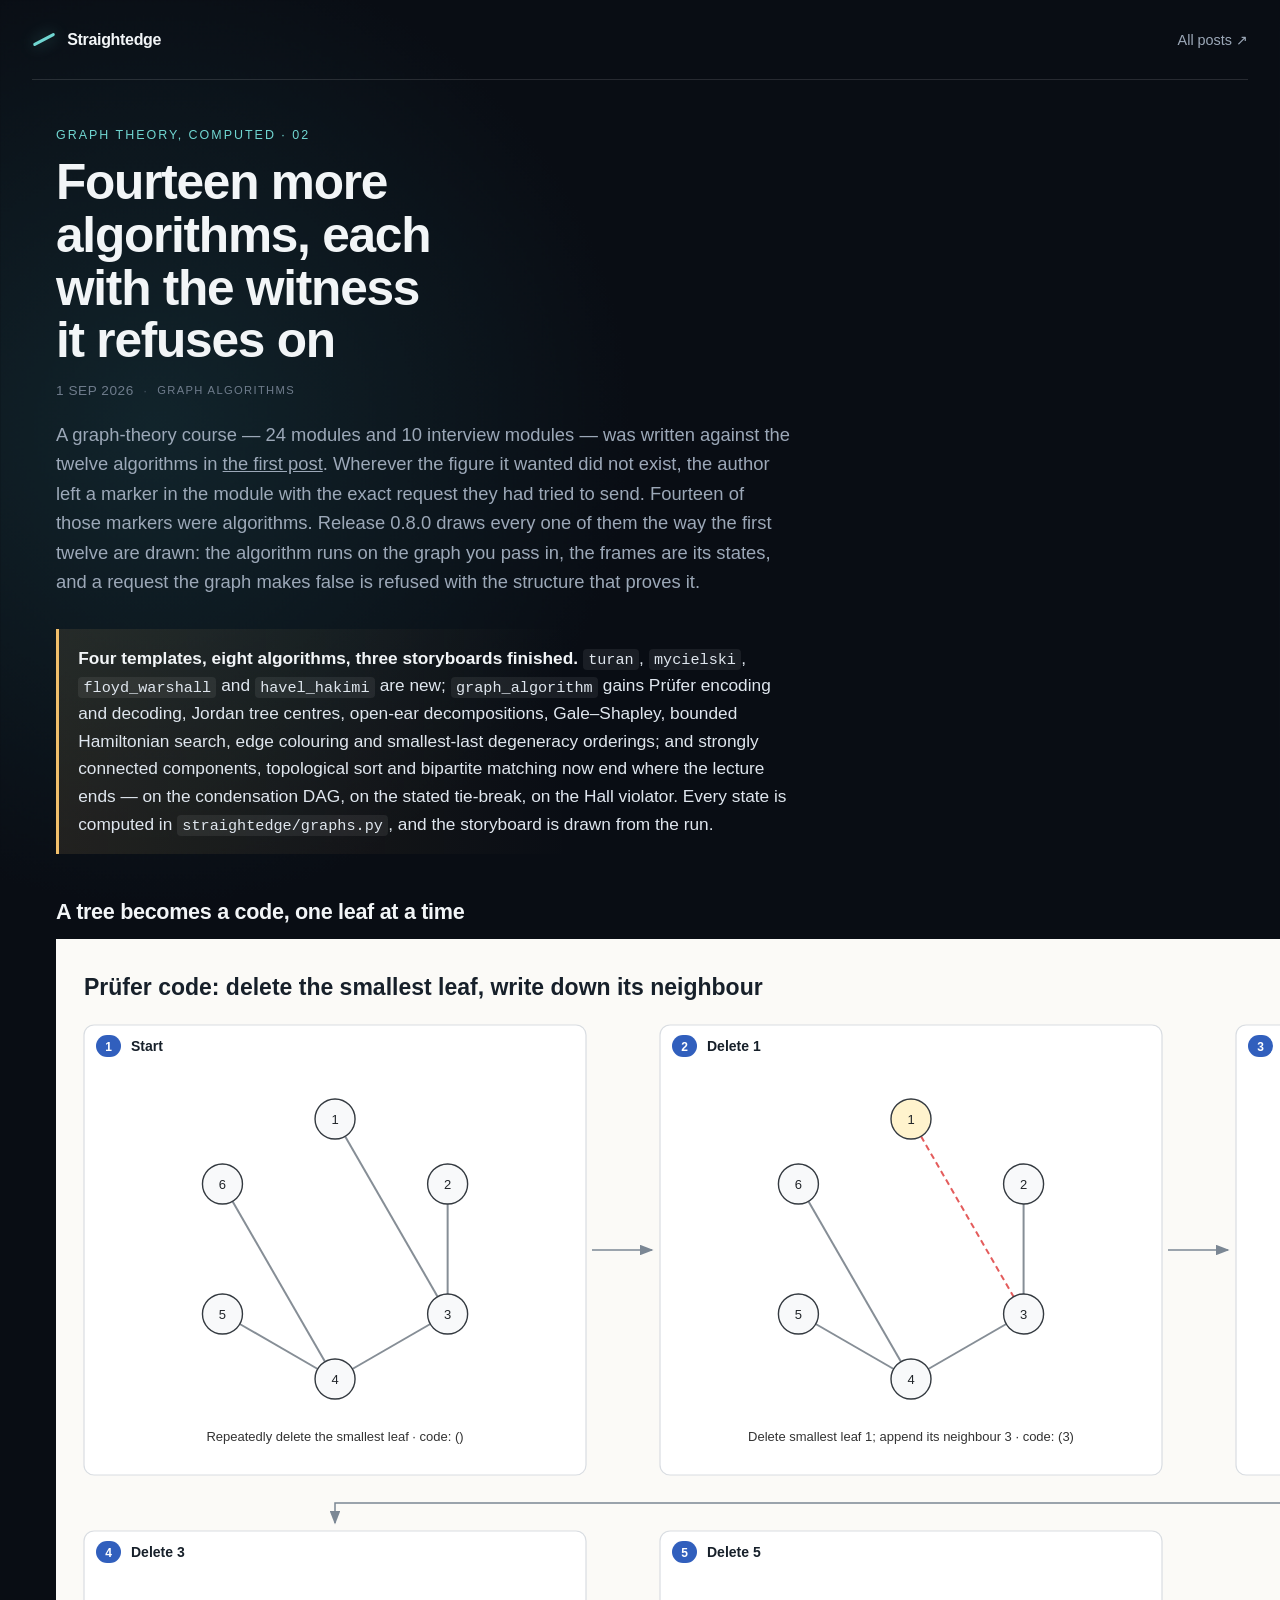
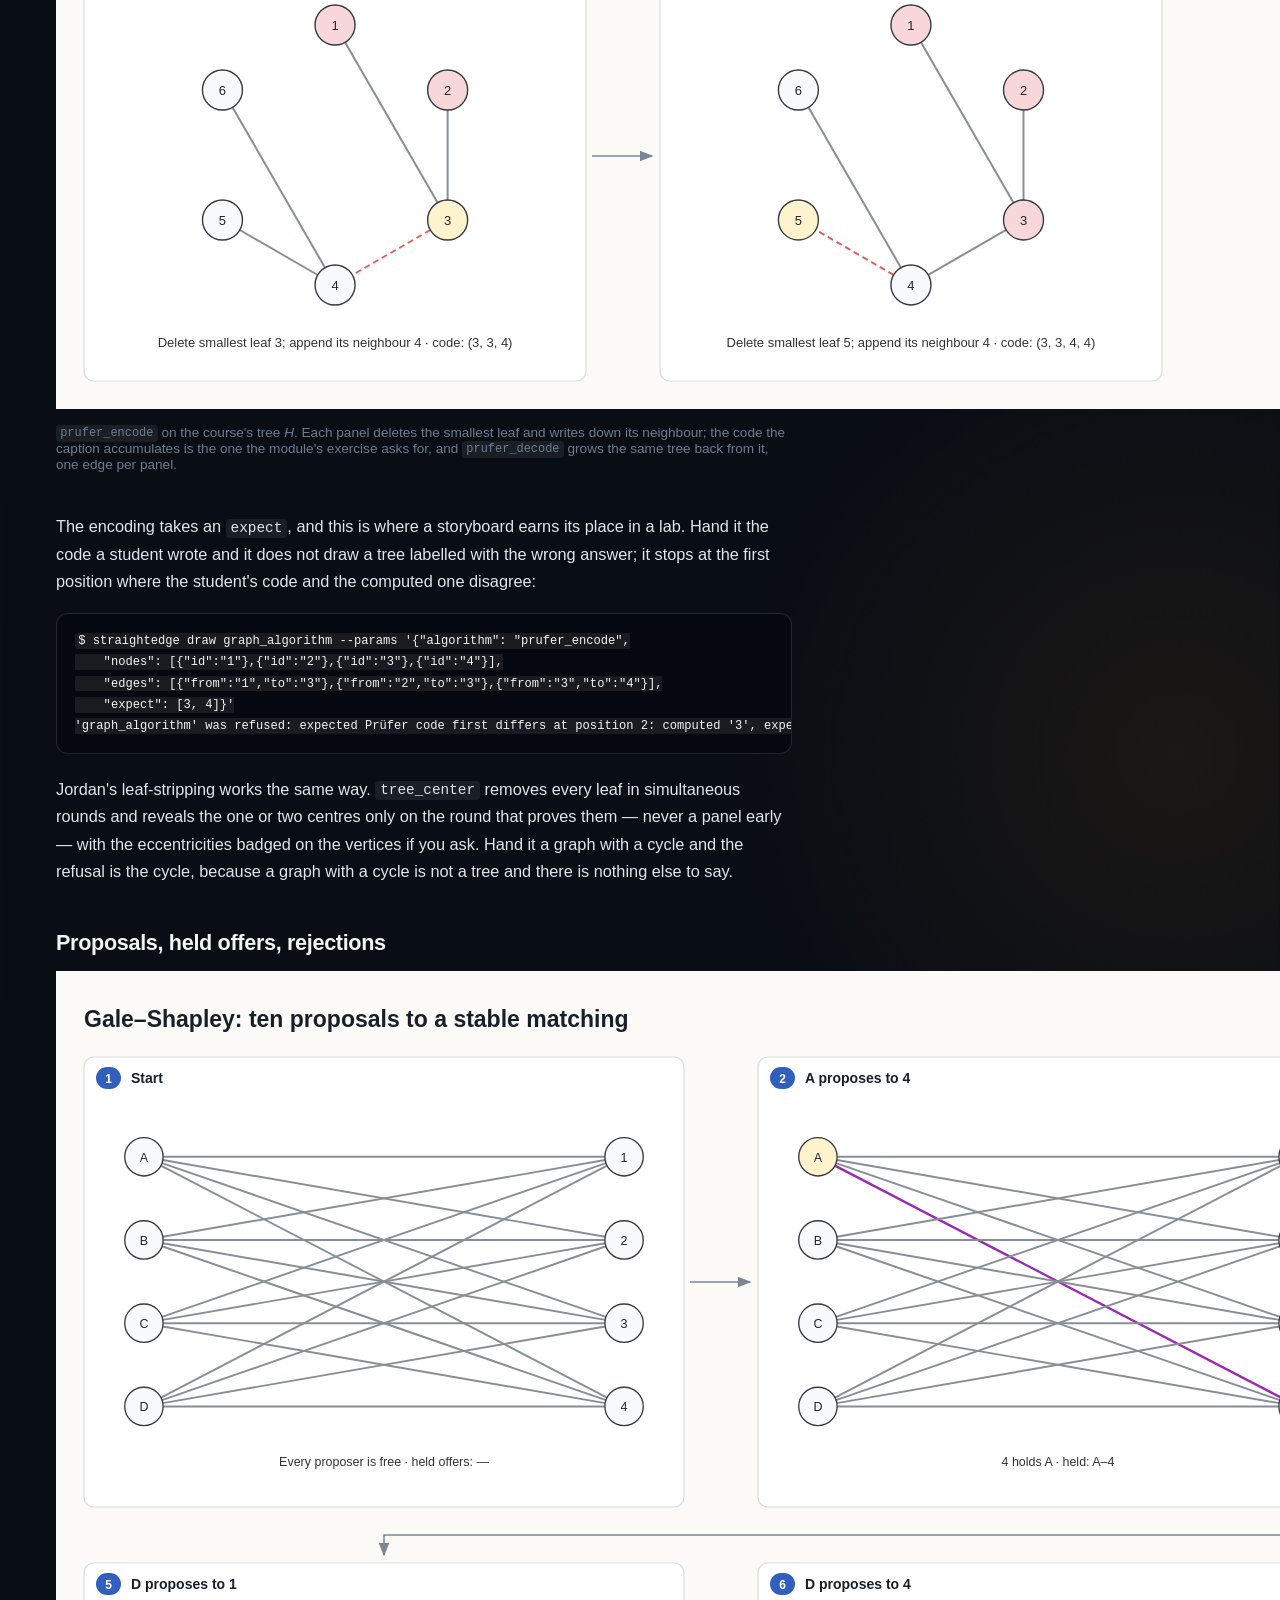
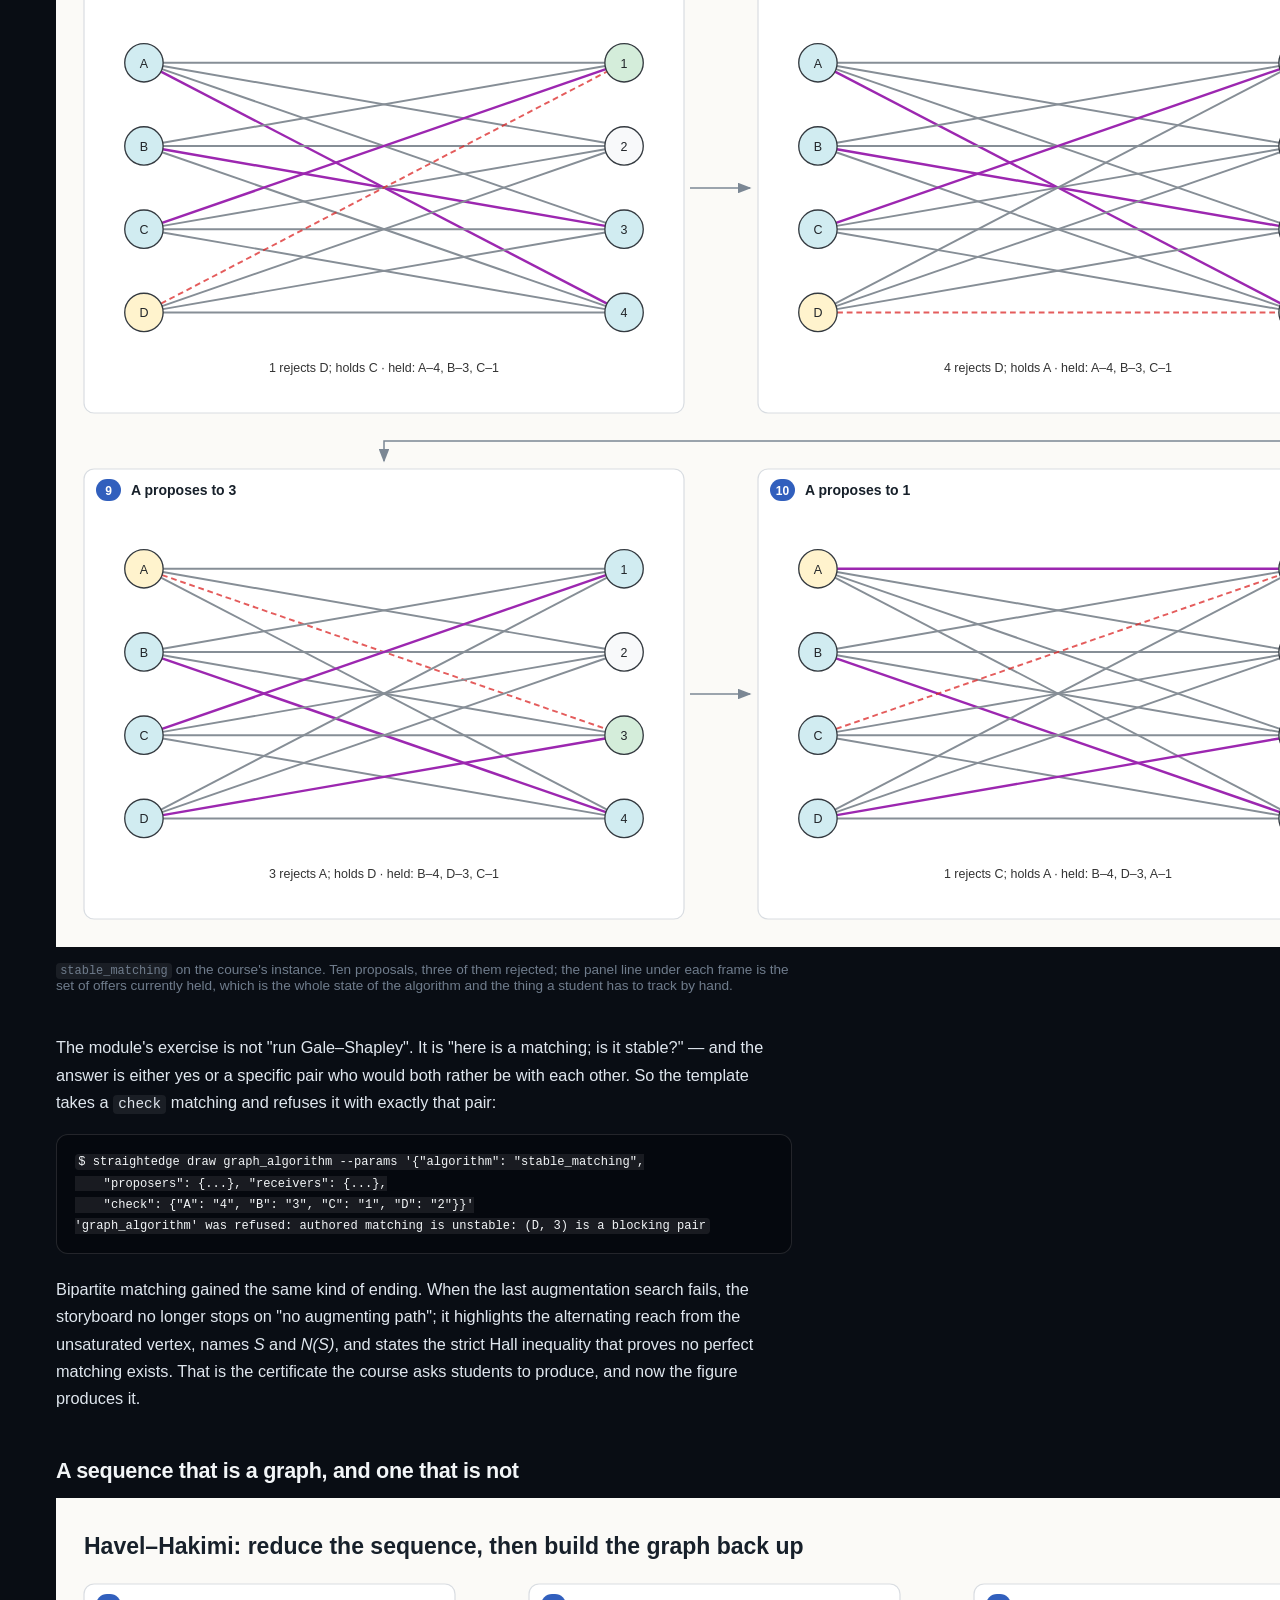
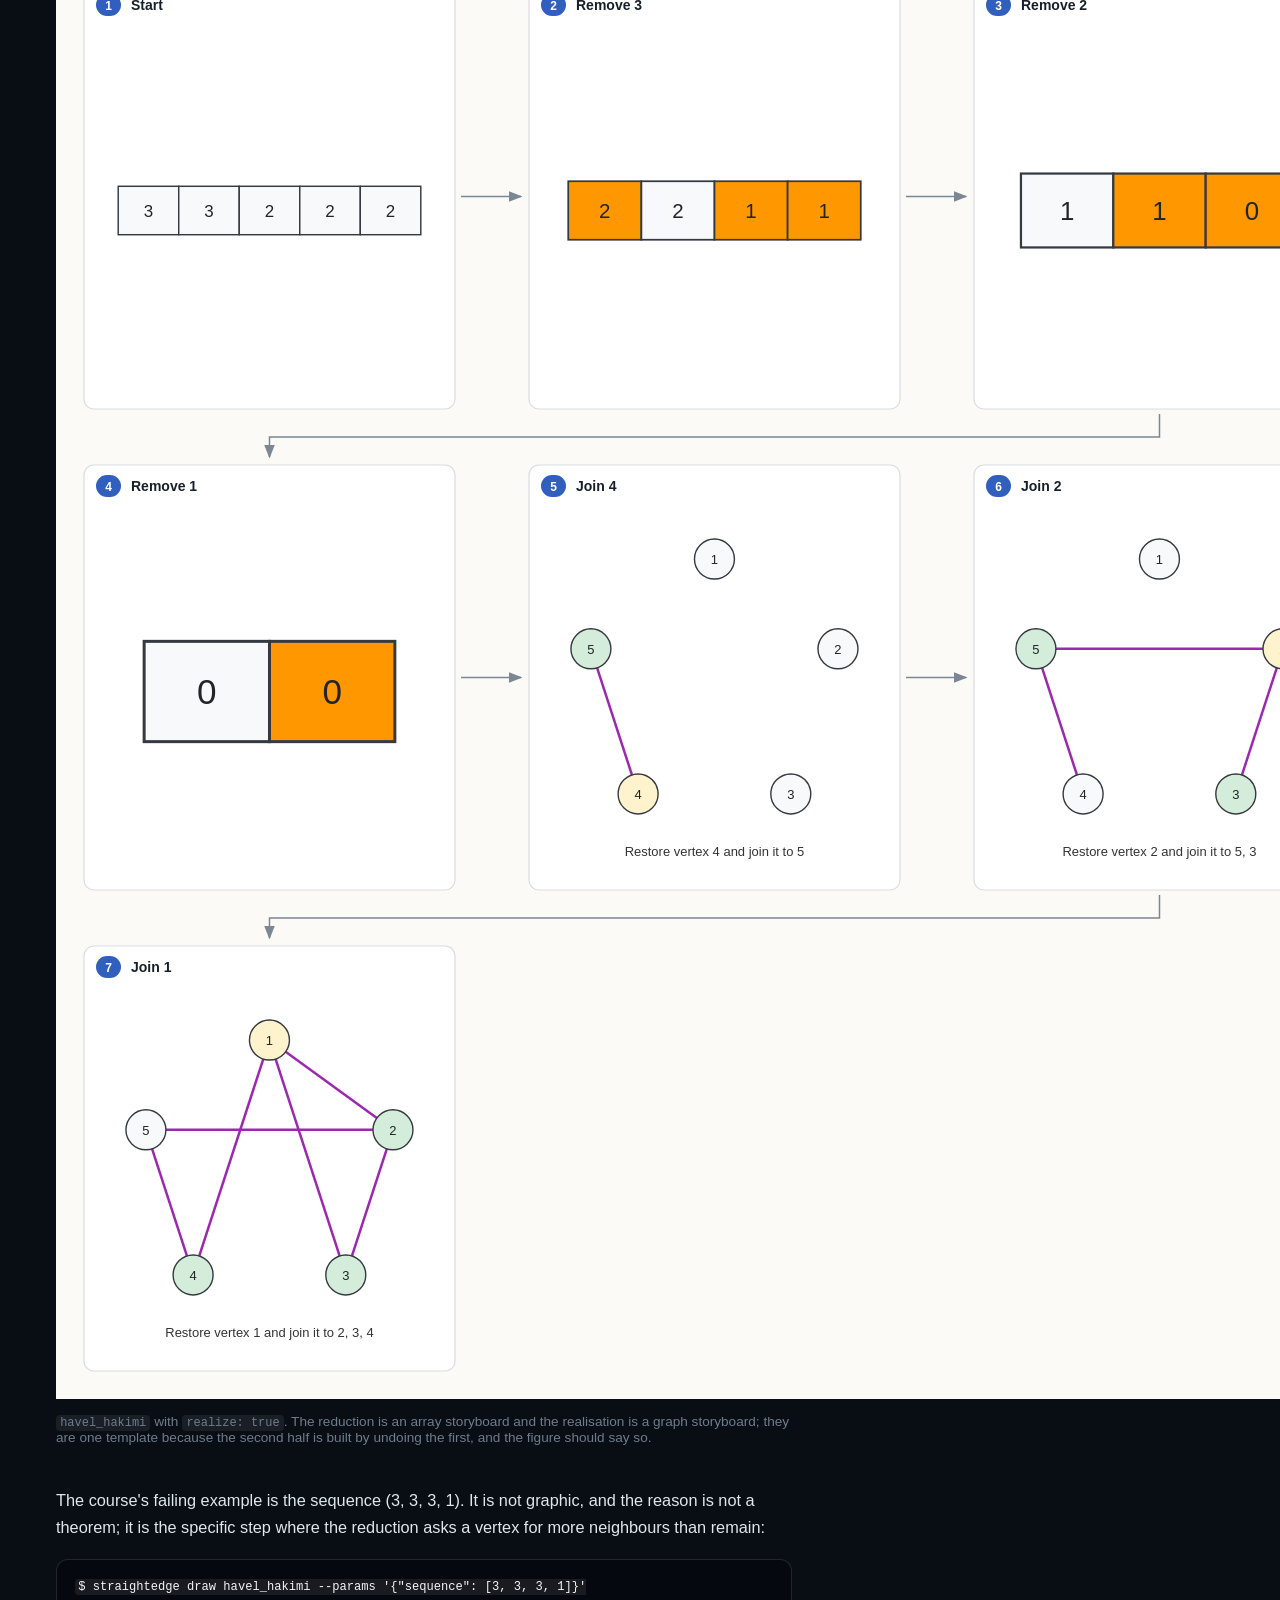
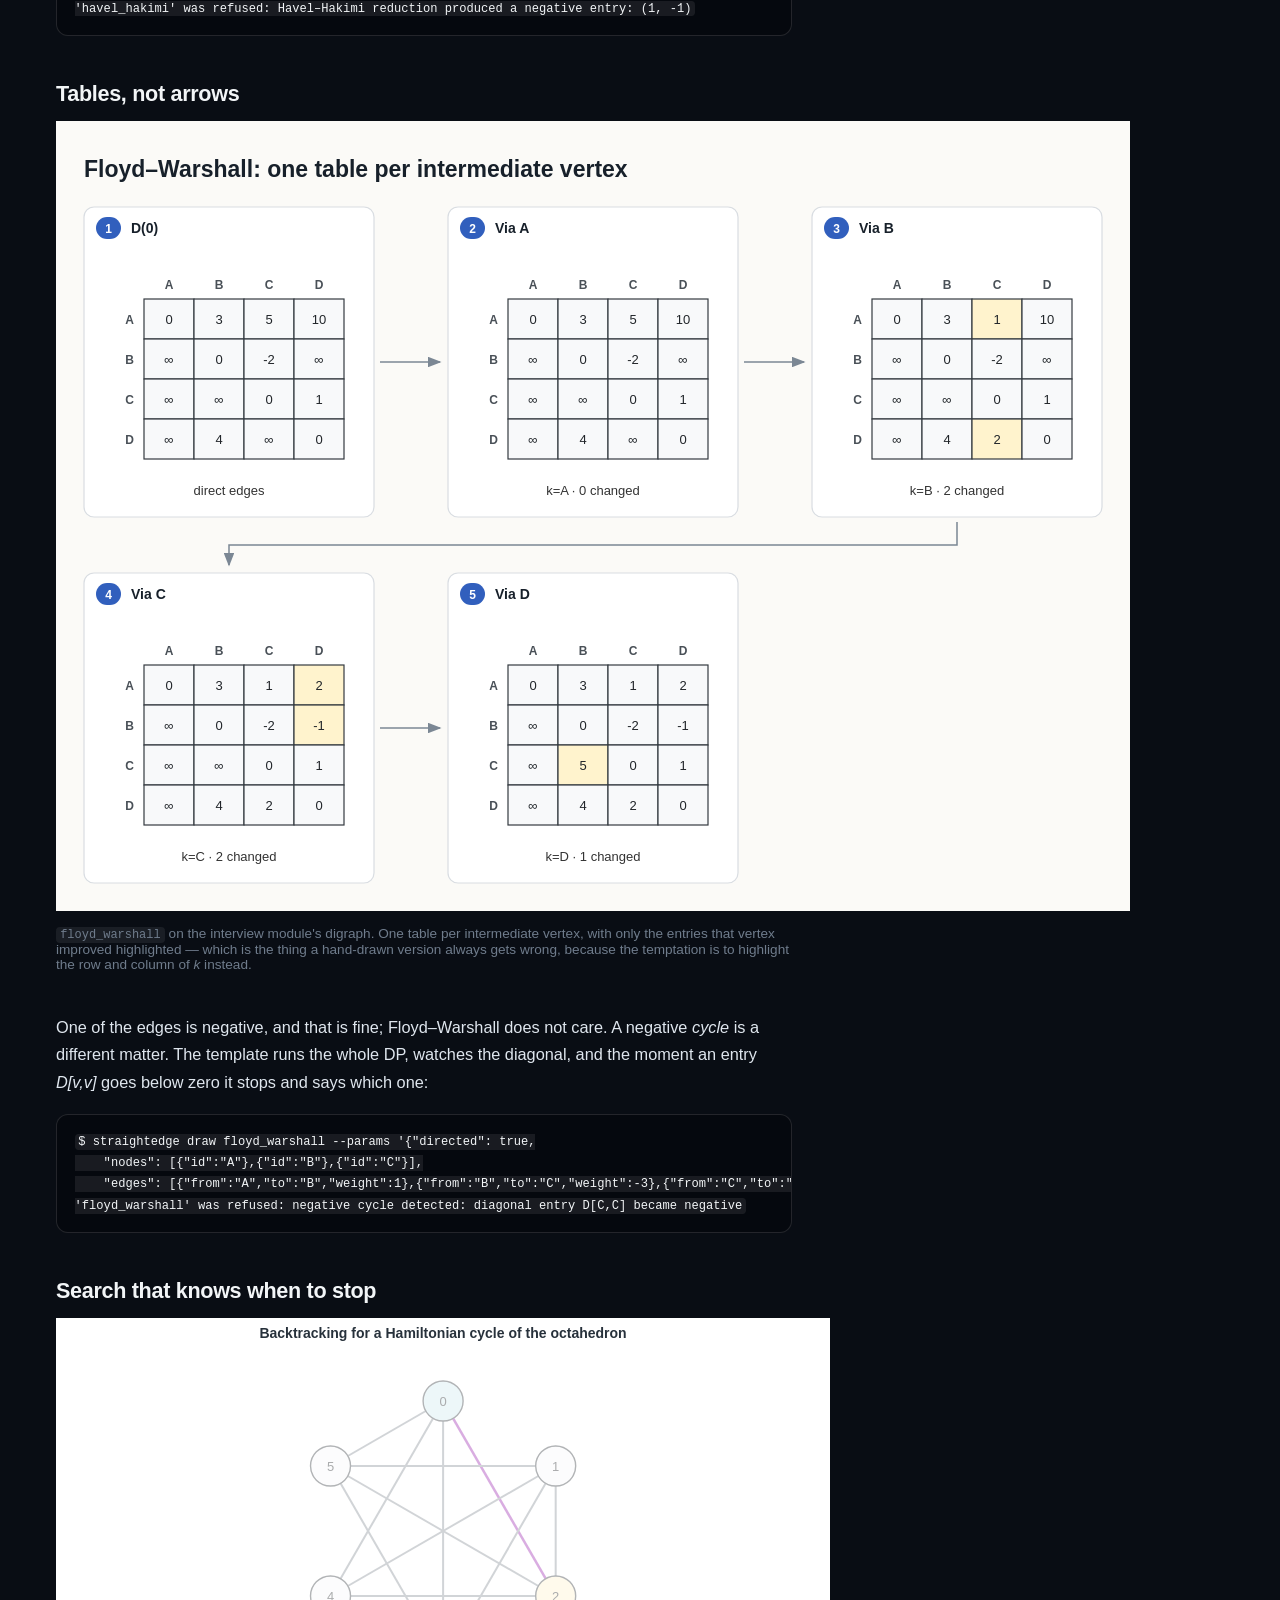
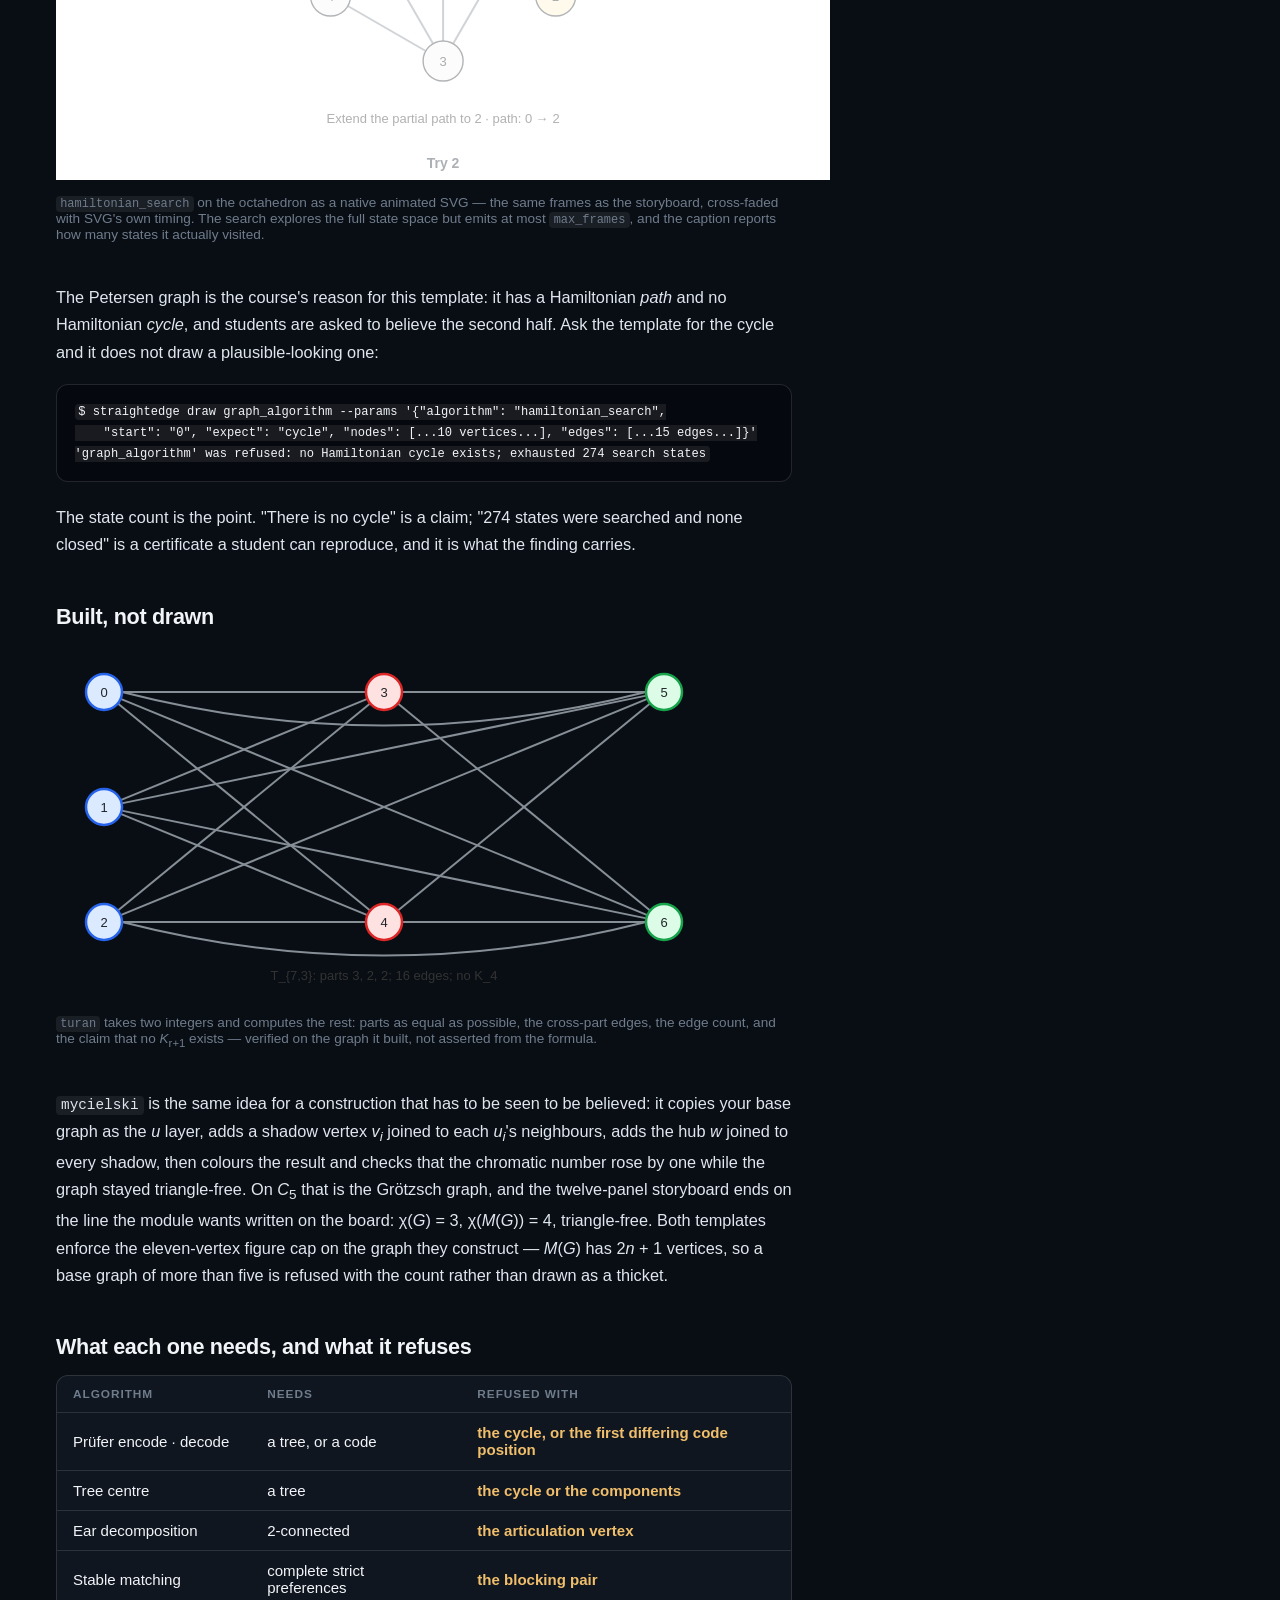
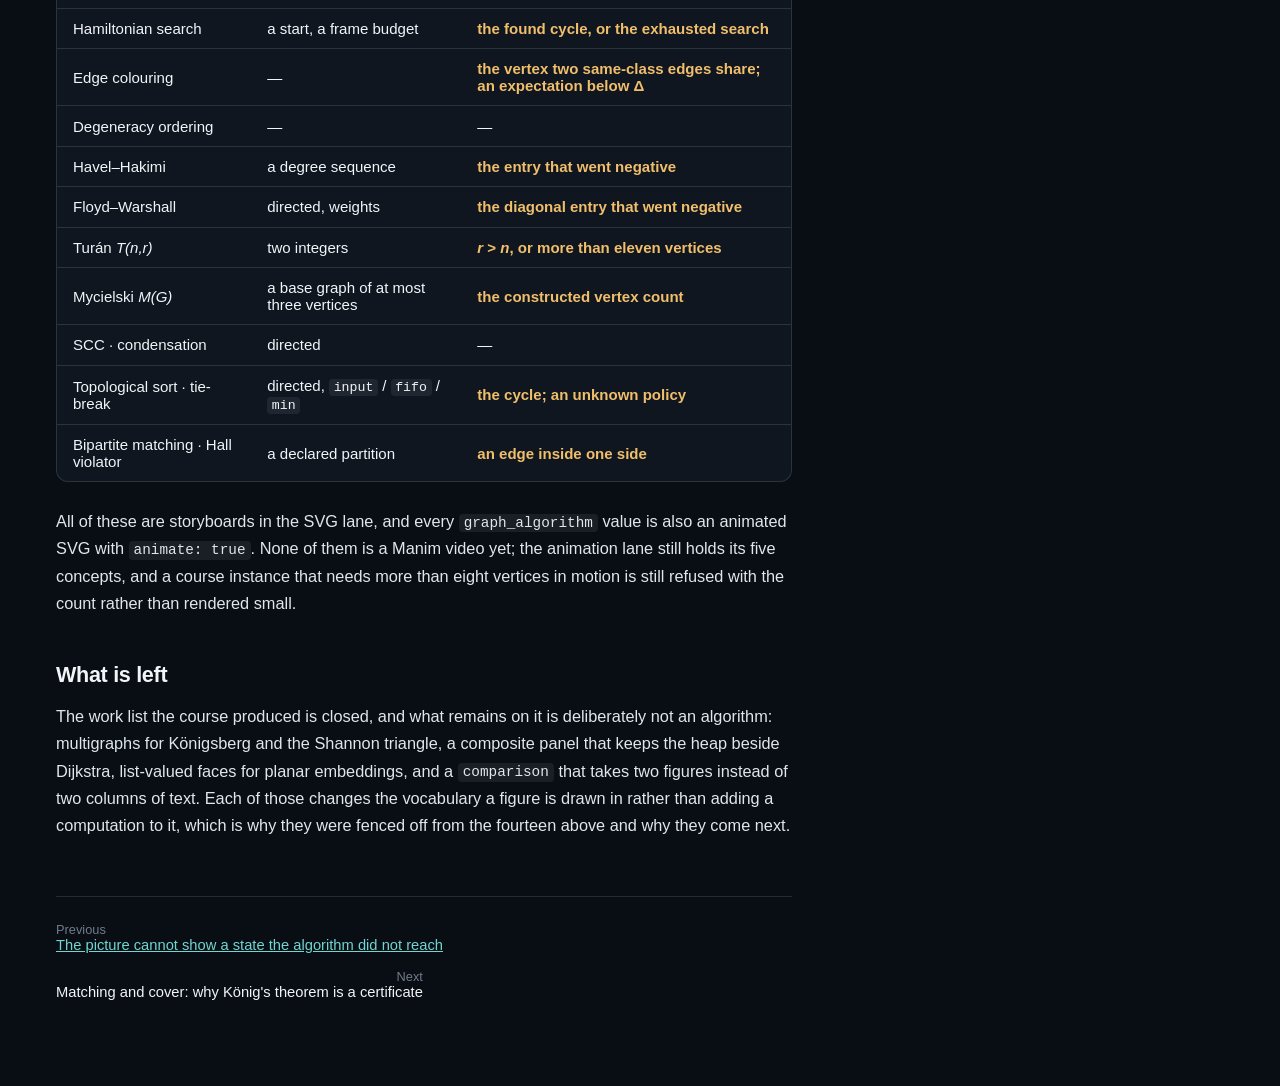
<file: site/posts/graph-course-algorithms.html>
<!doctype html>
<html lang="en">
  <head>
    <meta charset="utf-8">
    <meta name="viewport" content="width=device-width, initial-scale=1">
    <meta name="theme-color" content="#090d14">
    <meta name="description" content="A 34-module graph-theory course left a marker wherever the figure it wanted did not exist. Fourteen of those were algorithms — Prüfer codes, Gale–Shapley, Havel–Hakimi, Floyd–Warshall, Hamiltonian search, Turán and Mycielski constructions, edge colouring and more. 0.8.0 draws all of them from the computation and refuses, with the witness, what the graph makes false.">
    <meta property="og:title" content="Graph theory, computed: fourteen more algorithms, each with the witness it refuses on">
    <meta property="og:description" content="A course wrote down the figures it could not get. Every one of them is now computed first and drawn from the run: a wrong Prüfer code is refused at the position it differs, an unstable matching with its blocking pair, a degree sequence at the entry that goes negative.">
    <meta property="og:image" content="https://pub-ae0e951cb13d4628913ced2bc423d839.r2.dev/straightedge/assets/posters/graph-turan.jpg">
    <meta property="og:type" content="article">
    <meta property="og:url" content="https://scimigo.github.io/straightedge/posts/graph-course-algorithms.html">
    <link rel="canonical" href="https://scimigo.github.io/straightedge/posts/graph-course-algorithms.html">
    <meta name="twitter:card" content="summary_large_image">
    <meta name="twitter:title" content="Graph theory, computed · 02">
    <meta name="twitter:description" content="Prüfer codes, Gale–Shapley, Havel–Hakimi, Floyd–Warshall, Hamiltonian search, Turán and Mycielski — computed from the graph you pass in, refused with the witness when the claim is false.">
    <meta name="twitter:image" content="https://pub-ae0e951cb13d4628913ced2bc423d839.r2.dev/straightedge/assets/posters/graph-turan.jpg">
    <title>Graph theory, computed: fourteen more algorithms, each with the witness it refuses on</title>
    <link rel="stylesheet" href="../styles.css">
    <link rel="stylesheet" href="post.css">
    <script type="application/ld+json">
    {
      "@context": "https://schema.org",
      "@type": "TechArticle",
      "headline": "Graph theory, computed: fourteen more algorithms, each with the witness it refuses on",
      "description": "A graph-theory course left a marker wherever the figure it wanted did not exist; fourteen were algorithms. All of them are now computed first and drawn from the run, and a request the graph makes false is refused with the structure that proves it.",
      "url": "https://scimigo.github.io/straightedge/posts/graph-course-algorithms.html",
      "image": "https://pub-ae0e951cb13d4628913ced2bc423d839.r2.dev/straightedge/assets/posters/graph-turan.jpg",
      "datePublished": "2026-09-01",
      "author": { "@type": "Organization", "name": "SciMigo" },
      "publisher": { "@type": "Organization", "name": "Straightedge" },
      "about": ["Graph theory", "Prüfer code", "Stable matching", "Havel–Hakimi", "Floyd–Warshall", "Hamiltonian cycle", "Turán graph", "Mycielski construction", "Edge colouring", "Algorithm visualization"],
      "isPartOf": { "@type": "WebSite", "name": "Straightedge", "url": "https://scimigo.github.io/straightedge/" }
    }
    </script>
  </head>
  <body>
    <header class="site-header">
      <a class="wordmark" href="../index.html" aria-label="Straightedge, back to the gallery">
        <span class="wordmark-mark" aria-hidden="true"></span>
        <span>Straightedge</span>
      </a>
      <a class="repo-link" href="index.html">All posts <span aria-hidden="true">↗</span></a>
    </header>

    <main class="post">
      <div class="post-head">
        <p class="post-kicker">Graph theory, computed · 02</p>
        <h1>Fourteen more algorithms, each with the witness it refuses on</h1>
        <p class="post-dateline">
          <time datetime="2026-09-01">1 Sep 2026</time>
          <span class="dot" aria-hidden="true">·</span>
          <span class="tag">Graph algorithms</span>
        </p>
        <p class="standfirst">
          A graph-theory course — 24 modules and 10 interview modules — was
          written against the twelve algorithms in
          <a href="graph-theory-computed.html">the first post</a>. Wherever the
          figure it wanted did not exist, the author left a marker in the module
          with the exact request they had tried to send. Fourteen of those
          markers were algorithms. Release 0.8.0 draws every one of them the way
          the first twelve are drawn: the algorithm runs on the graph you pass
          in, the frames are its states, and a request the graph makes false is
          refused with the structure that proves it.
        </p>
      </div>

      <div class="post-body">
        <div class="claim">
          <p>
            <strong>Four templates, eight algorithms, three storyboards finished.</strong>
            <code>turan</code>, <code>mycielski</code>, <code>floyd_warshall</code>
            and <code>havel_hakimi</code> are new; <code>graph_algorithm</code>
            gains Prüfer encoding and decoding, Jordan tree centres, open-ear
            decompositions, Gale–Shapley, bounded Hamiltonian search, edge
            colouring and smallest-last degeneracy orderings; and strongly
            connected components, topological sort and bipartite matching now
            end where the lecture ends — on the condensation DAG, on the stated
            tie-break, on the Hall violator. Every state is computed in
            <code>straightedge/graphs.py</code>, and the storyboard is drawn from
            the run.
          </p>
        </div>

        <h2>A tree becomes a code, one leaf at a time</h2>
        <figure class="post-figure">
          <img src="../assets/svg/graph-prufer-storyboard.svg"
               alt="Five panels of Prüfer encoding on a six-vertex tree. In each panel the smallest remaining leaf is highlighted and its edge drawn dashed, and the caption appends that leaf's neighbour to the code, which grows from () to (3, 3, 4, 4)."
               loading="lazy">
          <figcaption>
            <span><code>prufer_encode</code> on the course's tree <em>H</em>. Each
              panel deletes the smallest leaf and writes down its neighbour; the
              code the caption accumulates is the one the module's exercise
              asks for, and <code>prufer_decode</code> grows the same tree back
              from it, one edge per panel.</span>
          </figcaption>
        </figure>
        <p>
          The encoding takes an <code>expect</code>, and this is where a
          storyboard earns its place in a lab. Hand it the code a student wrote
          and it does not draw a tree labelled with the wrong answer; it stops
          at the first position where the student's code and the computed one
          disagree:
        </p>
<pre><code>$ straightedge draw graph_algorithm --params '{"algorithm": "prufer_encode",
    "nodes": [{"id":"1"},{"id":"2"},{"id":"3"},{"id":"4"}],
    "edges": [{"from":"1","to":"3"},{"from":"2","to":"3"},{"from":"3","to":"4"}],
    "expect": [3, 4]}'
'graph_algorithm' was refused: expected Prüfer code first differs at position 2: computed '3', expected '4'</code></pre>
        <p>
          Jordan's leaf-stripping works the same way. <code>tree_center</code>
          removes every leaf in simultaneous rounds and reveals the one or two
          centres only on the round that proves them — never a panel early —
          with the eccentricities badged on the vertices if you ask. Hand it a
          graph with a cycle and the refusal is the cycle, because a graph with
          a cycle is not a tree and there is nothing else to say.
        </p>

        <h2>Proposals, held offers, rejections</h2>
        <figure class="post-figure">
          <img src="../assets/svg/graph-stable-matching-storyboard.svg"
               alt="Twelve panels of Gale–Shapley on four proposers A to D and four receivers 1 to 4. Each panel highlights one proposal, held offers are drawn as solid coloured edges, rejected proposals as dashed red edges, and the last panel shows the stable matching A–1, B–4, C–2, D–3 after ten proposals."
               loading="lazy">
          <figcaption>
            <span><code>stable_matching</code> on the course's instance. Ten
              proposals, three of them rejected; the panel line under each
              frame is the set of offers currently held, which is the whole
              state of the algorithm and the thing a student has to track by
              hand.</span>
          </figcaption>
        </figure>
        <p>
          The module's exercise is not "run Gale–Shapley". It is "here is a
          matching; is it stable?" — and the answer is either yes or a
          specific pair who would both rather be with each other. So the
          template takes a <code>check</code> matching and refuses it with
          exactly that pair:
        </p>
<pre><code>$ straightedge draw graph_algorithm --params '{"algorithm": "stable_matching",
    "proposers": {...}, "receivers": {...},
    "check": {"A": "4", "B": "3", "C": "1", "D": "2"}}'
'graph_algorithm' was refused: authored matching is unstable: (D, 3) is a blocking pair</code></pre>
        <p>
          Bipartite matching gained the same kind of ending. When the last
          augmentation search fails, the storyboard no longer stops on "no
          augmenting path"; it highlights the alternating reach from the
          unsaturated vertex, names <em>S</em> and <em>N(S)</em>, and states
          the strict Hall inequality that proves no perfect matching exists.
          That is the certificate the course asks students to produce, and
          now the figure produces it.
        </p>

        <h2>A sequence that is a graph, and one that is not</h2>
        <figure class="post-figure">
          <img src="../assets/svg/graph-havel-hakimi-storyboard.svg"
               alt="Seven panels of Havel–Hakimi. The first four reduce the degree sequence (3,3,2,2,2) to (2,2,1,1), (1,1,0) and (0,0), with the decremented entries highlighted in orange. The last three restore the vertices in reverse and join each to the required number of neighbours until the realised five-vertex graph appears."
               loading="lazy">
          <figcaption>
            <span><code>havel_hakimi</code> with <code>realize: true</code>. The
              reduction is an array storyboard and the realisation is a graph
              storyboard; they are one template because the second half is
              built by undoing the first, and the figure should say so.</span>
          </figcaption>
        </figure>
        <p>
          The course's failing example is the sequence (3, 3, 3, 1). It is not
          graphic, and the reason is not a theorem; it is the specific step
          where the reduction asks a vertex for more neighbours than remain:
        </p>
<pre><code>$ straightedge draw havel_hakimi --params '{"sequence": [3, 3, 3, 1]}'
'havel_hakimi' was refused: Havel–Hakimi reduction produced a negative entry: (1, -1)</code></pre>

        <h2>Tables, not arrows</h2>
        <figure class="post-figure">
          <img src="../assets/svg/graph-floyd-warshall-storyboard.svg"
               alt="Five distance tables for a four-vertex digraph, one per intermediate vertex. Infinity is written as the symbol, and every entry an intermediate vertex improves is highlighted in yellow — two via B, two via C, one via D."
               loading="lazy">
          <figcaption>
            <span><code>floyd_warshall</code> on the interview module's digraph.
              One table per intermediate vertex, with only the entries that
              vertex improved highlighted — which is the thing a hand-drawn
              version always gets wrong, because the temptation is to
              highlight the row and column of <em>k</em> instead.</span>
          </figcaption>
        </figure>
        <p>
          One of the edges is negative, and that is fine; Floyd–Warshall does
          not care. A negative <em>cycle</em> is a different matter. The
          template runs the whole DP, watches the diagonal, and the moment an
          entry <em>D[v,v]</em> goes below zero it stops and says which one:
        </p>
<pre><code>$ straightedge draw floyd_warshall --params '{"directed": true,
    "nodes": [{"id":"A"},{"id":"B"},{"id":"C"}],
    "edges": [{"from":"A","to":"B","weight":1},{"from":"B","to":"C","weight":-3},{"from":"C","to":"B","weight":1}]}'
'floyd_warshall' was refused: negative cycle detected: diagonal entry D[C,C] became negative</code></pre>

        <h2>Search that knows when to stop</h2>
        <figure class="post-figure">
          <img src="../assets/svg/graph-hamiltonian-animated.svg"
               alt="Backtracking search for a Hamiltonian cycle on the octahedron as an animated SVG. The partial path grows from vertex 0 as highlighted edges, a dead end is backtracked, and the final frame shows the found cycle through all six vertices."
               loading="lazy">
          <figcaption>
            <span><code>hamiltonian_search</code> on the octahedron as a native
              animated SVG — the same frames as the storyboard, cross-faded
              with SVG's own timing. The search explores the full state space
              but emits at most <code>max_frames</code>, and the caption
              reports how many states it actually visited.</span>
          </figcaption>
        </figure>
        <p>
          The Petersen graph is the course's reason for this template: it has a
          Hamiltonian <em>path</em> and no Hamiltonian <em>cycle</em>, and
          students are asked to believe the second half. Ask the template for
          the cycle and it does not draw a plausible-looking one:
        </p>
<pre><code>$ straightedge draw graph_algorithm --params '{"algorithm": "hamiltonian_search",
    "start": "0", "expect": "cycle", "nodes": [...10 vertices...], "edges": [...15 edges...]}'
'graph_algorithm' was refused: no Hamiltonian cycle exists; exhausted 274 search states</code></pre>
        <p>
          The state count is the point. "There is no cycle" is a claim; "274
          states were searched and none closed" is a certificate a student can
          reproduce, and it is what the finding carries.
        </p>

        <h2>Built, not drawn</h2>
        <figure class="post-figure">
          <img src="../assets/svg/graph-turan.svg"
               alt="The Turán graph T(7,3): three coloured columns of sizes 3, 2 and 2 with every edge between different columns drawn, and a caption stating 16 edges and no K4."
               loading="lazy">
          <figcaption>
            <span><code>turan</code> takes two integers and computes the rest:
              parts as equal as possible, the cross-part edges, the edge count,
              and the claim that no <em>K</em><sub>r+1</sub> exists — verified
              on the graph it built, not asserted from the formula.</span>
          </figcaption>
        </figure>
        <p>
          <code>mycielski</code> is the same idea for a construction that has to
          be seen to be believed: it copies your base graph as the
          <em>u</em> layer, adds a shadow vertex <em>v<sub>i</sub></em> joined
          to each <em>u<sub>i</sub></em>'s neighbours, adds the hub <em>w</em>
          joined to every shadow, then colours the result and checks that the
          chromatic number rose by one while the graph stayed triangle-free.
          On <em>C</em><sub>5</sub> that is the Grötzsch graph, and the
          twelve-panel storyboard ends on the line the module wants written on
          the board: χ(<em>G</em>) = 3, χ(<em>M</em>(<em>G</em>)) = 4,
          triangle-free. Both templates enforce the eleven-vertex figure cap
          on the graph they construct — <em>M</em>(<em>G</em>) has
          2<em>n</em> + 1 vertices, so a base graph of more than five is
          refused with the count rather than drawn as a thicket.
        </p>

        <h2>What each one needs, and what it refuses</h2>
        <div class="results">
          <table>
            <thead>
              <tr><th>Algorithm</th><th>Needs</th><th>Refused with</th></tr>
            </thead>
            <tbody>
              <tr><td>Prüfer encode · decode</td><td>a tree, or a code</td><td class="diff">the cycle, or the first differing code position</td></tr>
              <tr><td>Tree centre</td><td>a tree</td><td class="diff">the cycle or the components</td></tr>
              <tr><td>Ear decomposition</td><td>2-connected</td><td class="diff">the articulation vertex</td></tr>
              <tr><td>Stable matching</td><td>complete strict preferences</td><td class="diff">the blocking pair</td></tr>
              <tr><td>Hamiltonian search</td><td>a start, a frame budget</td><td class="diff">the found cycle, or the exhausted search</td></tr>
              <tr><td>Edge colouring</td><td>—</td><td class="diff">the vertex two same-class edges share; an expectation below Δ</td></tr>
              <tr><td>Degeneracy ordering</td><td>—</td><td>—</td></tr>
              <tr><td>Havel–Hakimi</td><td>a degree sequence</td><td class="diff">the entry that went negative</td></tr>
              <tr><td>Floyd–Warshall</td><td>directed, weights</td><td class="diff">the diagonal entry that went negative</td></tr>
              <tr><td>Turán <em>T(n,r)</em></td><td>two integers</td><td class="diff"><em>r</em> &gt; <em>n</em>, or more than eleven vertices</td></tr>
              <tr><td>Mycielski <em>M(G)</em></td><td>a base graph of at most three vertices</td><td class="diff">the constructed vertex count</td></tr>
              <tr><td>SCC · condensation</td><td>directed</td><td>—</td></tr>
              <tr><td>Topological sort · tie-break</td><td>directed, <code>input</code> / <code>fifo</code> / <code>min</code></td><td class="diff">the cycle; an unknown policy</td></tr>
              <tr><td>Bipartite matching · Hall violator</td><td>a declared partition</td><td class="diff">an edge inside one side</td></tr>
            </tbody>
          </table>
        </div>
        <p>
          All of these are storyboards in the SVG lane, and every
          <code>graph_algorithm</code> value is also an animated SVG with
          <code>animate: true</code>. None of them is a Manim video yet; the
          animation lane still holds its five concepts, and a course instance
          that needs more than eight vertices in motion is still refused with
          the count rather than rendered small.
        </p>

        <h2>What is left</h2>
        <p>
          The work list the course produced is closed, and what remains on it
          is deliberately not an algorithm: multigraphs for Königsberg and the
          Shannon triangle, a composite panel that keeps the heap beside
          Dijkstra, list-valued faces for planar embeddings, and a
          <code>comparison</code> that takes two figures instead of two
          columns of text. Each of those changes the vocabulary a figure is
          drawn in rather than adding a computation to it, which is why they
          were fenced off from the fourteen above and why they come next.
        </p>
      </div>

      <nav class="series-nav" aria-label="Series navigation">
        <span>
          <span class="muted">Previous</span>
          <a href="graph-theory-computed.html">The picture cannot show a state the algorithm did not reach</a>
        </span>
        <span class="next">
          <span class="muted">Next</span>
          Matching and cover: why König's theorem is a certificate
        </span>
      </nav>
    </main>
  </body>
</html>
</file>
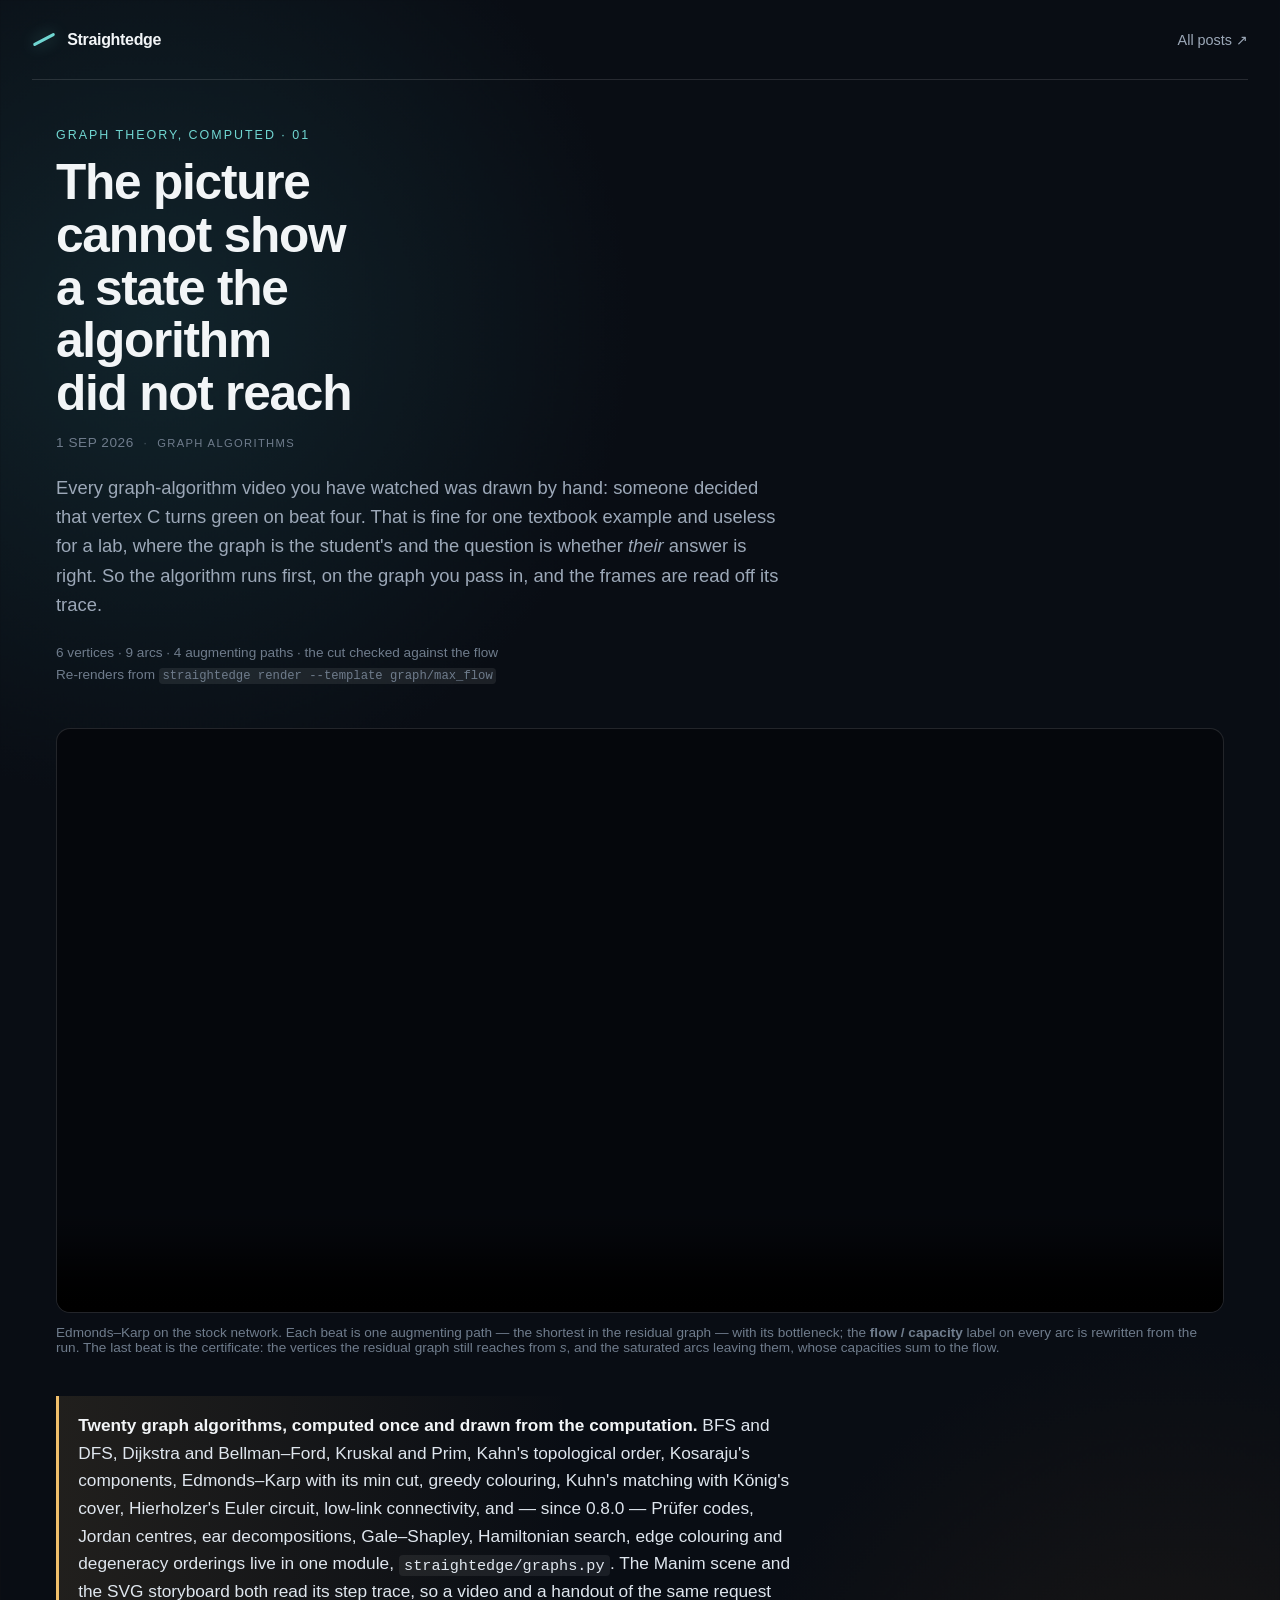
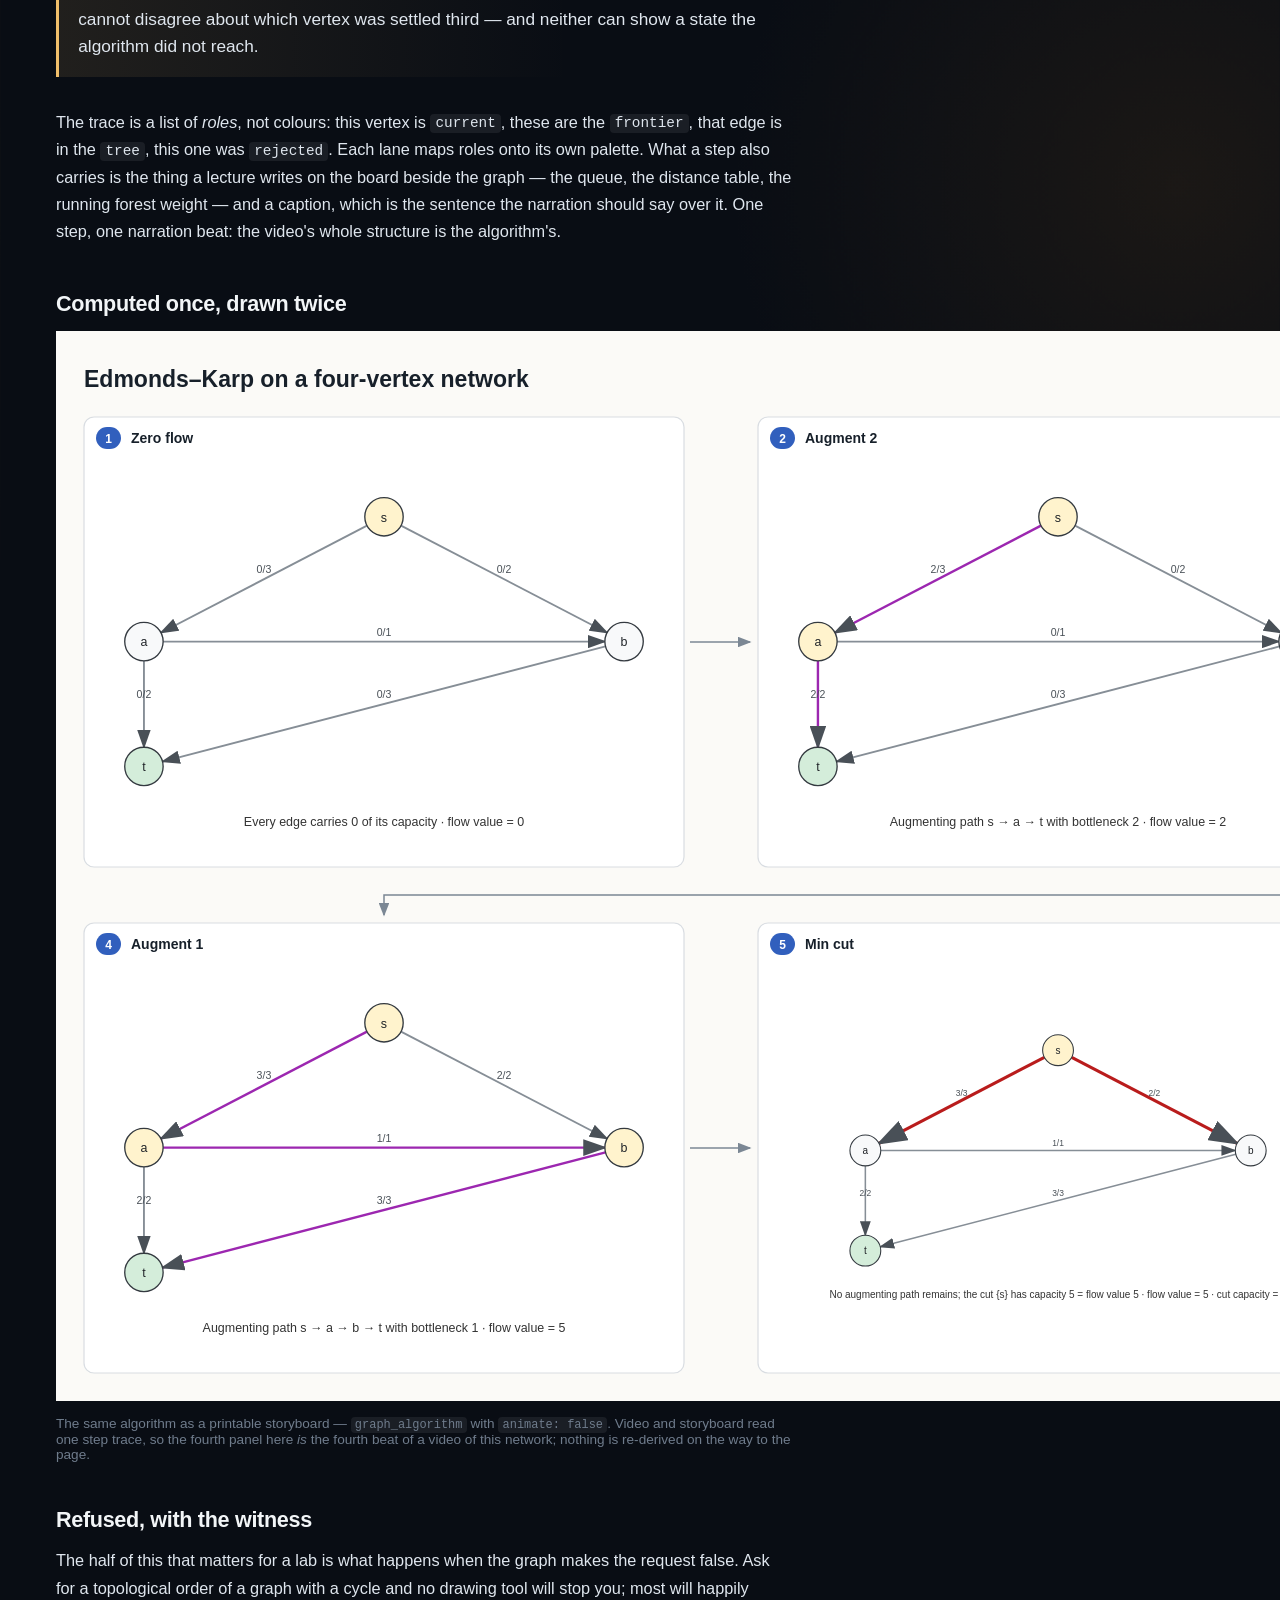
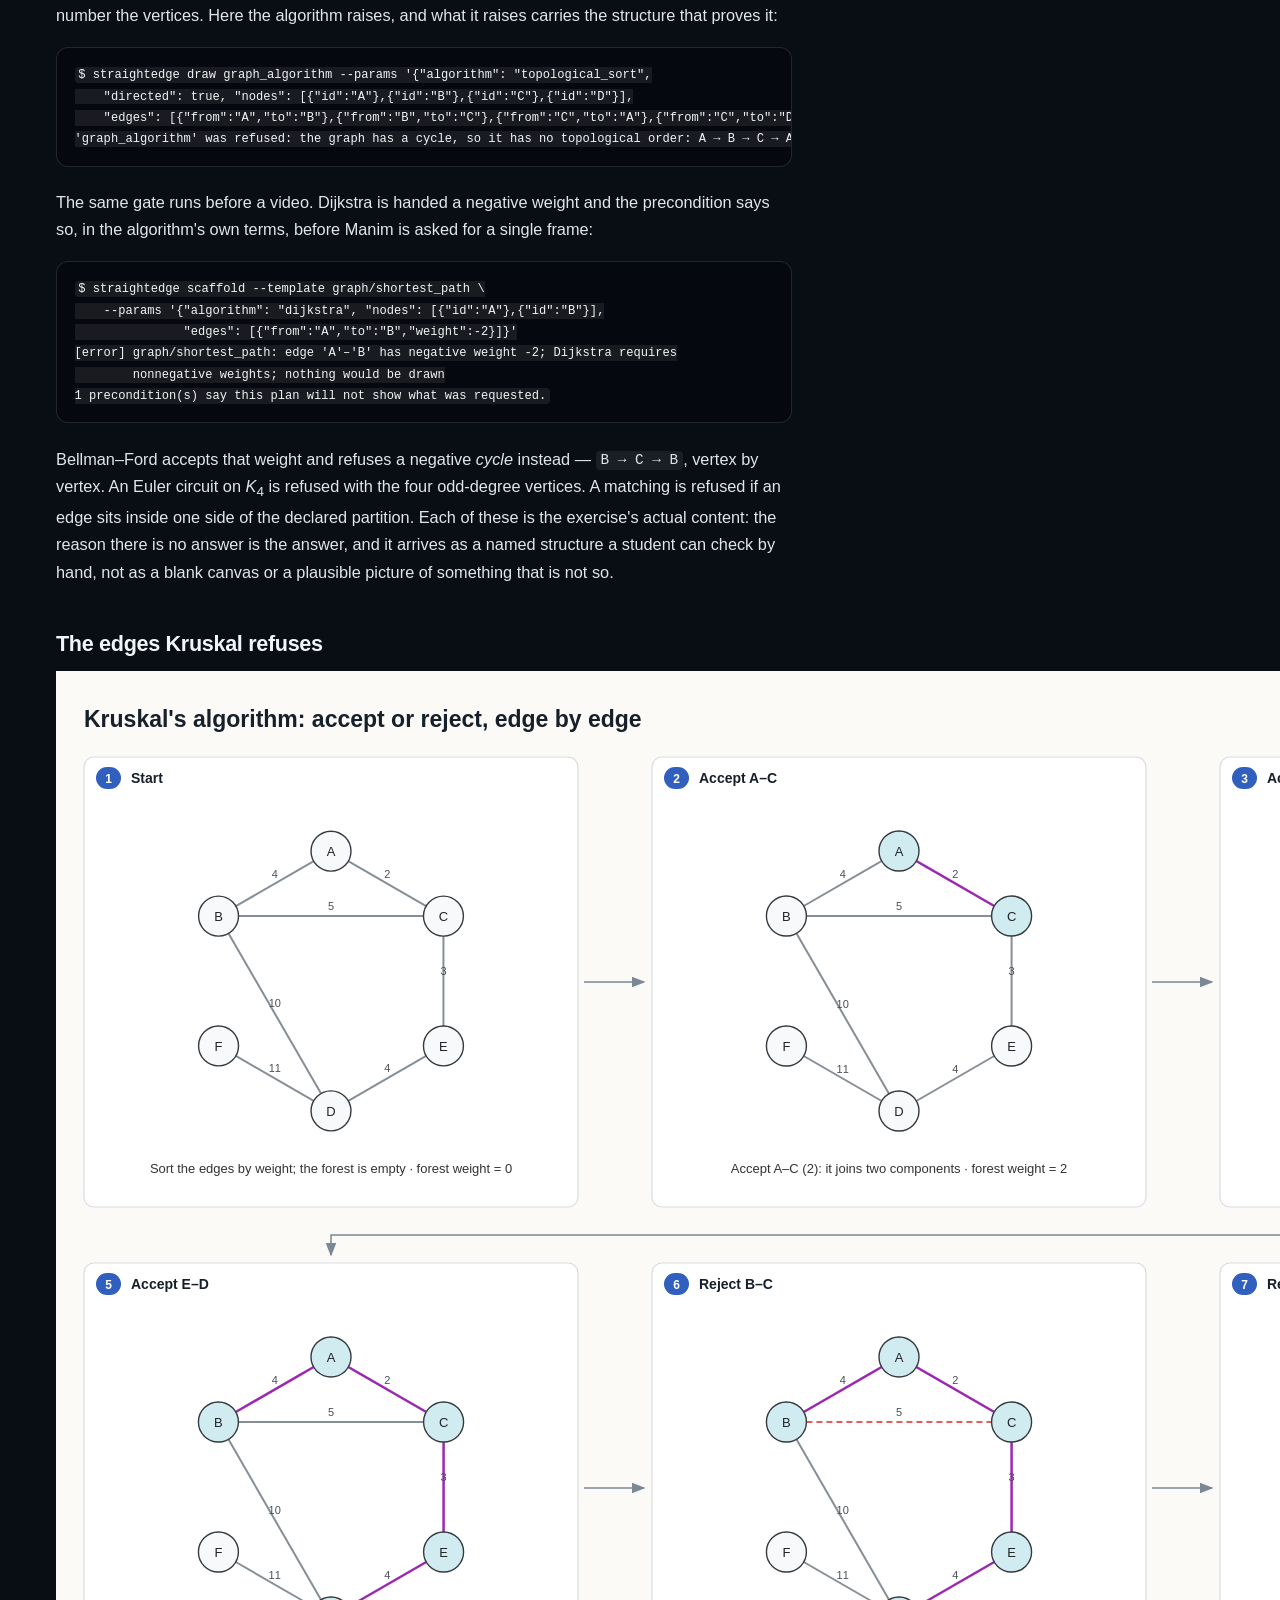
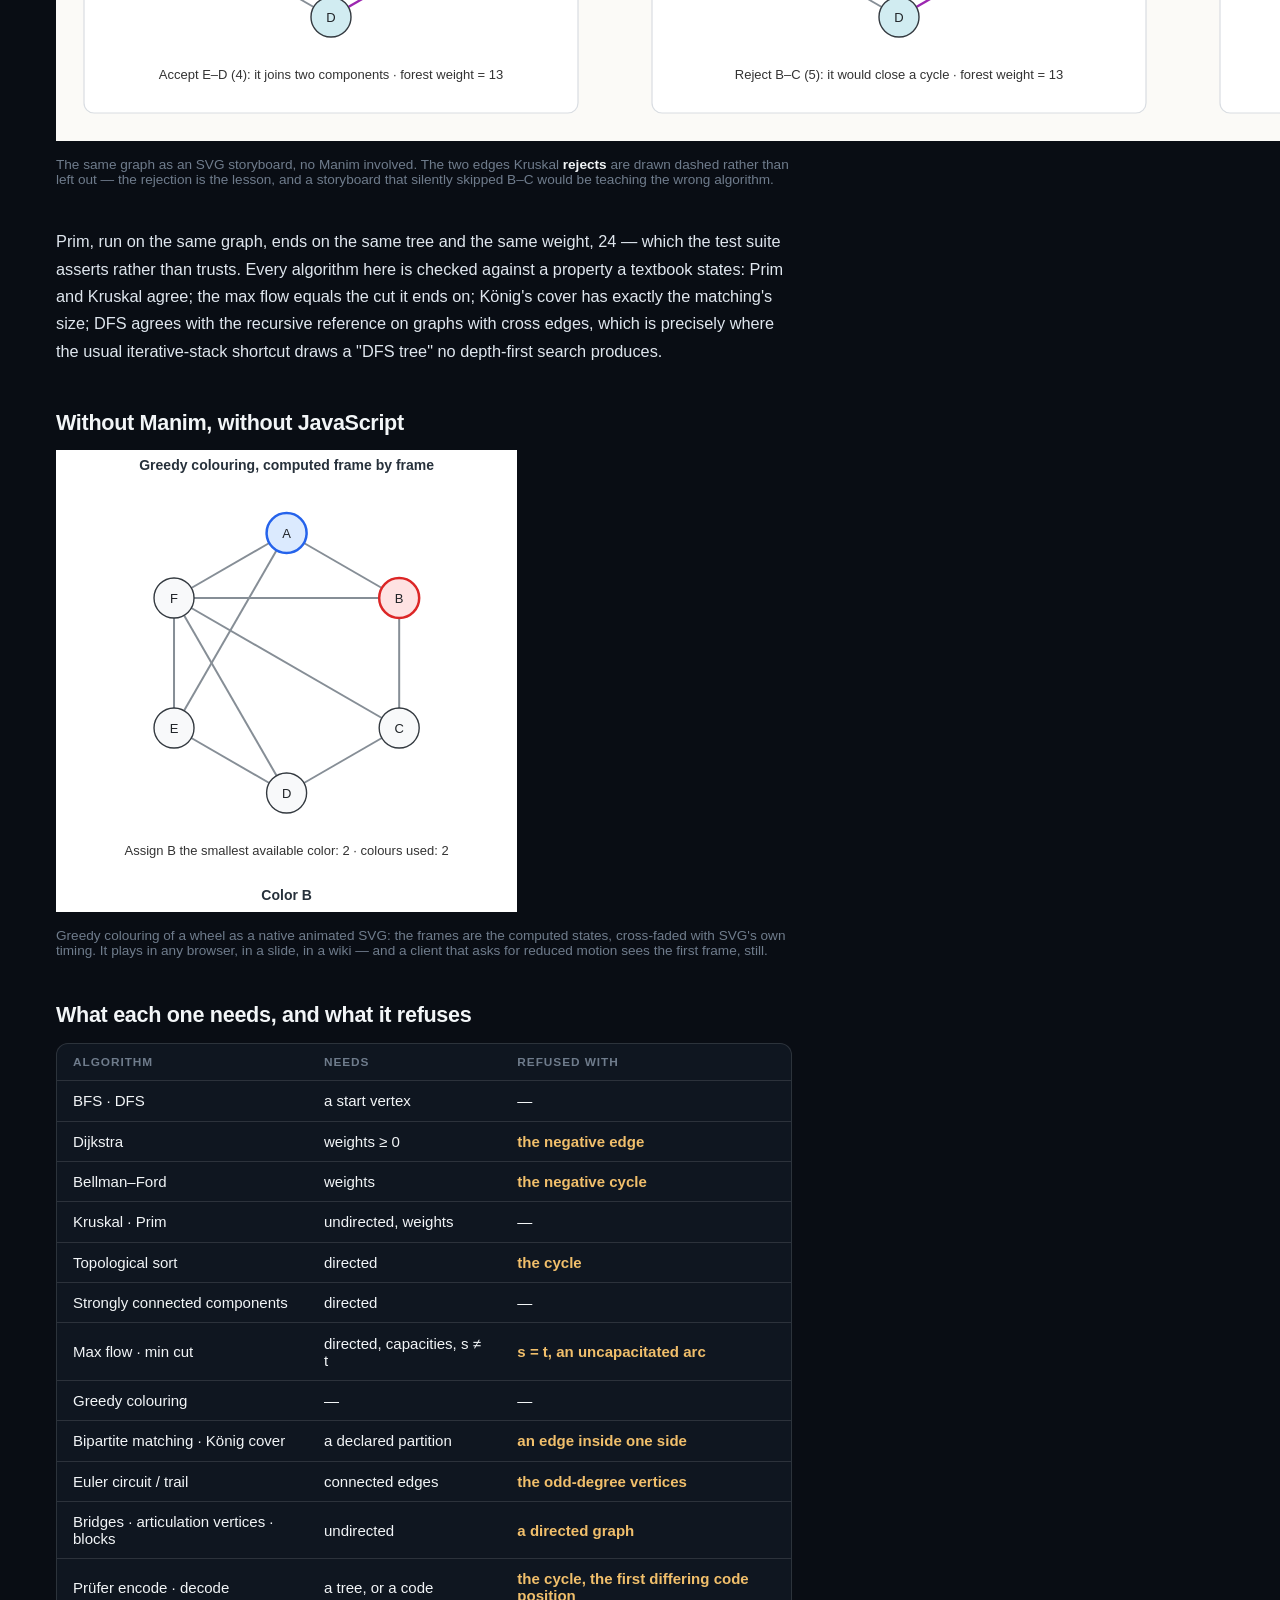
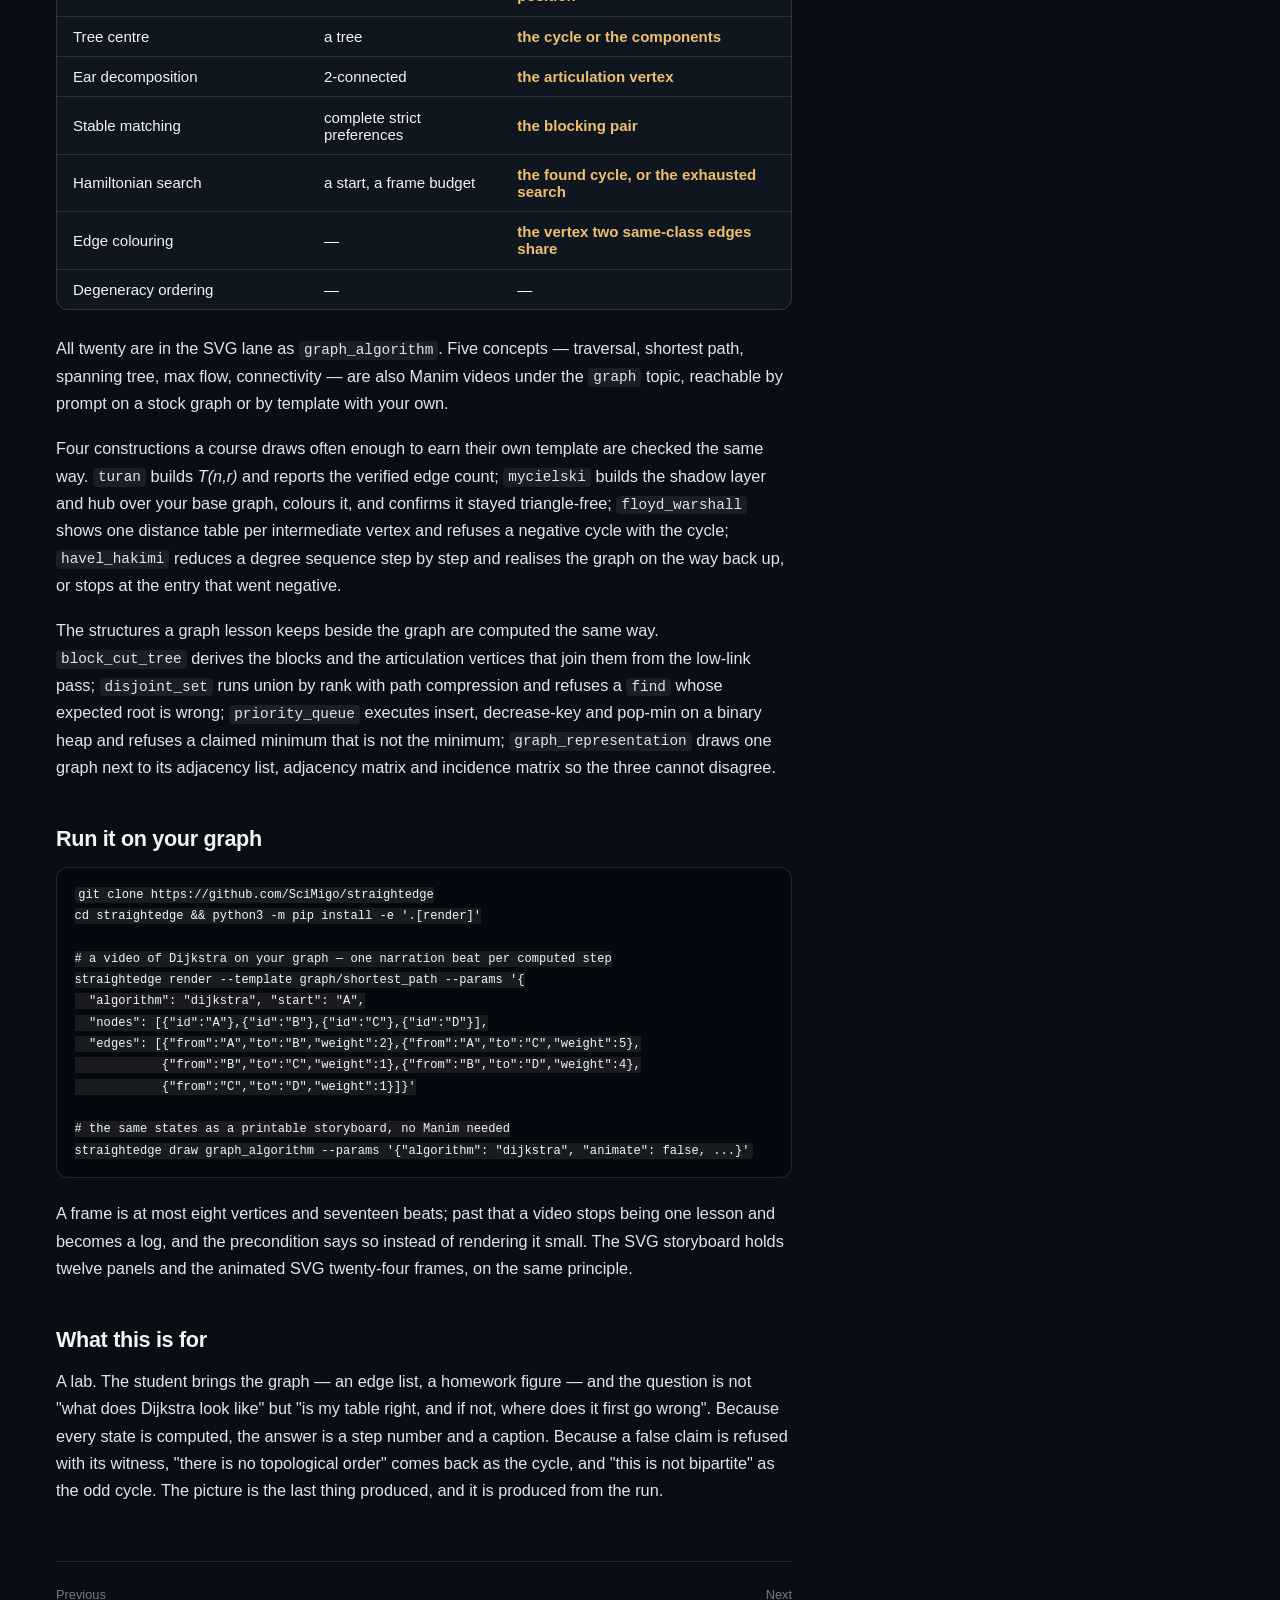
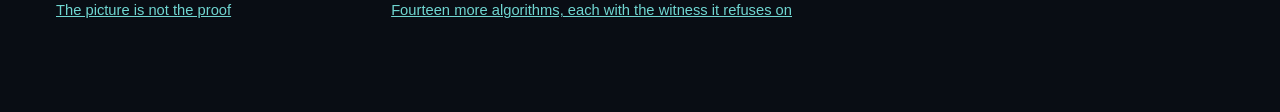
<file: site/posts/graph-theory-computed.html>
<!doctype html>
<html lang="en">
  <head>
    <meta charset="utf-8">
    <meta name="viewport" content="width=device-width, initial-scale=1">
    <meta name="theme-color" content="#090d14">
    <meta name="description" content="Twenty graph algorithms — BFS, DFS, Dijkstra, Bellman–Ford, Kruskal, Prim, topological sort, strongly connected components, max flow with its min cut, greedy colouring, bipartite matching with König's cover, Euler circuits, low-link connectivity, Prüfer codes, tree centres, ear decompositions, Gale–Shapley, Hamiltonian search, edge colouring, degeneracy orderings — computed once and drawn as SVG storyboard, five of them as Manim video too. A graph that makes the claim false is refused with the witness.">
    <meta property="og:title" content="Graph theory, computed: the picture cannot show a state the algorithm did not reach">
    <meta property="og:description" content="Hand the algorithm a student's graph; every intermediate state on screen came from running it. Ask for a topological order of a cyclic graph and you get the cycle, not a picture.">
    <meta property="og:image" content="https://pub-ae0e951cb13d4628913ced2bc423d839.r2.dev/straightedge/assets/posters/graph-max-flow.jpg">
    <meta property="og:type" content="article">
    <meta property="og:url" content="https://scimigo.github.io/straightedge/posts/graph-theory-computed.html">
    <link rel="canonical" href="https://scimigo.github.io/straightedge/posts/graph-theory-computed.html">
    <meta name="twitter:card" content="player">
    <meta name="twitter:title" content="Graph theory, computed">
    <meta name="twitter:description" content="Max flow, min cut, Dijkstra, Kruskal and eight more, each state computed from the graph you pass in — and refused, with the witness, when the graph makes the claim false.">
    <meta name="twitter:image" content="https://pub-ae0e951cb13d4628913ced2bc423d839.r2.dev/straightedge/assets/posters/graph-max-flow.jpg">
    <title>Graph theory, computed: every state on screen came from the algorithm</title>
    <link rel="stylesheet" href="../styles.css">
    <link rel="stylesheet" href="post.css">
    <script type="application/ld+json">
    {
      "@context": "https://schema.org",
      "@type": "TechArticle",
      "headline": "Graph theory, computed: the picture cannot show a state the algorithm did not reach",
      "description": "Twenty graph algorithms computed once and drawn as SVG storyboard, five of them as Manim video too, from the graph a student passes in. A graph that makes the claim false is refused with the witness: the cycle, the negative cycle, the odd-degree vertices.",
      "url": "https://scimigo.github.io/straightedge/posts/graph-theory-computed.html",
      "image": "https://pub-ae0e951cb13d4628913ced2bc423d839.r2.dev/straightedge/assets/posters/graph-max-flow.jpg",
      "datePublished": "2026-08-25",
      "author": { "@type": "Organization", "name": "SciMigo" },
      "publisher": { "@type": "Organization", "name": "Straightedge" },
      "about": ["Graph theory", "Max-flow min-cut", "Dijkstra's algorithm", "Kruskal's algorithm", "Topological sort", "Bipartite matching", "Algorithm visualization"],
      "isPartOf": { "@type": "WebSite", "name": "Straightedge", "url": "https://scimigo.github.io/straightedge/" }
    }
    </script>
  </head>
  <body>
    <header class="site-header">
      <a class="wordmark" href="../index.html" aria-label="Straightedge, back to the gallery">
        <span class="wordmark-mark" aria-hidden="true"></span>
        <span>Straightedge</span>
      </a>
      <a class="repo-link" href="index.html">All posts <span aria-hidden="true">↗</span></a>
    </header>

    <main class="post">
      <div class="post-head">
        <p class="post-kicker">Graph theory, computed · 01</p>
        <h1>The picture cannot show a state the algorithm did not reach</h1>
        <p class="post-dateline">
          <time datetime="2026-09-01">1 Sep 2026</time>
          <span class="dot" aria-hidden="true">·</span>
          <span class="tag">Graph algorithms</span>
        </p>
        <p class="standfirst">
          Every graph-algorithm video you have watched was drawn by hand: someone
          decided that vertex C turns green on beat four. That is fine for one
          textbook example and useless for a lab, where the graph is the
          student's and the question is whether <em>their</em> answer is right.
          So the algorithm runs first, on the graph you pass in, and the frames
          are read off its trace.
        </p>
        <p class="byline">
          <span>6 vertices · 9 arcs · 4 augmenting paths · the cut checked against the flow</span>
          <span>Re-renders from
            <code>straightedge render --template graph/max_flow</code></span>
        </p>
      </div>

      <figure class="post-figure">
        <video controls playsinline preload="metadata"
               poster="https://pub-ae0e951cb13d4628913ced2bc423d839.r2.dev/straightedge/assets/posters/graph-max-flow.jpg"
               aria-label="A six-vertex flow network drawn left to right from s to t; each augmenting path lights up in red with its bottleneck, the flow/capacity labels update, and the final frame shades the source side of the minimum cut">
          <source src="https://pub-ae0e951cb13d4628913ced2bc423d839.r2.dev/straightedge/assets/mp4/graph-max-flow.mp4" type="video/mp4">
          Your browser does not support embedded video.
        </video>
        <figcaption>
          <span>Edmonds–Karp on the stock network. Each beat is one augmenting
            path — the shortest in the residual graph — with its bottleneck; the
            <strong>flow / capacity</strong> label on every arc is rewritten from
            the run. The last beat is the certificate: the vertices the residual
            graph still reaches from <em>s</em>, and the saturated arcs leaving
            them, whose capacities sum to the flow.</span>
        </figcaption>
      </figure>

      <div class="post-body">
        <div class="claim">
          <p>
            <strong>Twenty graph algorithms, computed once and drawn from the computation.</strong>
            BFS and DFS, Dijkstra and Bellman–Ford, Kruskal and Prim, Kahn's
            topological order, Kosaraju's components, Edmonds–Karp with its
            min cut, greedy colouring, Kuhn's matching with König's cover,
            Hierholzer's Euler circuit, low-link connectivity, and — since
            0.8.0 — Prüfer codes, Jordan centres, ear decompositions,
            Gale–Shapley, Hamiltonian search, edge colouring and degeneracy
            orderings live in one module, <code>straightedge/graphs.py</code>. The Manim scene and the SVG
            storyboard both read its step trace, so a video and a handout of
            the same request cannot disagree about which vertex was settled
            third — and neither can show a state the algorithm did not reach.
          </p>
        </div>

        <p>
          The trace is a list of <em>roles</em>, not colours: this vertex is
          <code>current</code>, these are the <code>frontier</code>, that edge is
          in the <code>tree</code>, this one was <code>rejected</code>. Each lane
          maps roles onto its own palette. What a step also carries is the thing
          a lecture writes on the board beside the graph — the queue, the
          distance table, the running forest weight — and a caption, which is
          the sentence the narration should say over it. One step, one
          narration beat: the video's whole structure is the algorithm's.
        </p>

        <h2>Computed once, drawn twice</h2>
        <figure class="post-figure">
          <img src="../assets/svg/graph-max-flow-storyboard.svg"
               alt="Five panels of Edmonds–Karp on a four-vertex network: three augmenting paths highlighted in turn with flow/capacity labels updating, then the min cut with the source side shaded and the caption stating that the cut capacity equals the flow value, 5."
               loading="lazy">
          <figcaption>
            <span>The same algorithm as a printable storyboard — <code>graph_algorithm</code>
              with <code>animate: false</code>. Video and storyboard read one step
              trace, so the fourth panel here <em>is</em> the fourth beat of a
              video of this network; nothing is re-derived on the way to the
              page.</span>
          </figcaption>
        </figure>

        <h2>Refused, with the witness</h2>
        <p>
          The half of this that matters for a lab is what happens when the
          graph makes the request false. Ask for a topological order of a graph
          with a cycle and no drawing tool will stop you; most will happily
          number the vertices. Here the algorithm raises, and what it raises
          carries the structure that proves it:
        </p>
<pre><code>$ straightedge draw graph_algorithm --params '{"algorithm": "topological_sort",
    "directed": true, "nodes": [{"id":"A"},{"id":"B"},{"id":"C"},{"id":"D"}],
    "edges": [{"from":"A","to":"B"},{"from":"B","to":"C"},{"from":"C","to":"A"},{"from":"C","to":"D"}]}'
'graph_algorithm' was refused: the graph has a cycle, so it has no topological order: A → B → C → A</code></pre>
        <p>
          The same gate runs before a video. Dijkstra is handed a negative
          weight and the precondition says so, in the algorithm's own terms,
          before Manim is asked for a single frame:
        </p>
<pre><code>$ straightedge scaffold --template graph/shortest_path \
    --params '{"algorithm": "dijkstra", "nodes": [{"id":"A"},{"id":"B"}],
               "edges": [{"from":"A","to":"B","weight":-2}]}'
[error] graph/shortest_path: edge 'A'–'B' has negative weight -2; Dijkstra requires
        nonnegative weights; nothing would be drawn
1 precondition(s) say this plan will not show what was requested.</code></pre>
        <p>
          Bellman–Ford accepts that weight and refuses a negative
          <em>cycle</em> instead — <code>B → C → B</code>, vertex by vertex. An
          Euler circuit on <em>K</em><sub>4</sub> is refused with the four
          odd-degree vertices. A matching is refused if an edge sits inside one
          side of the declared partition. Each of these is the exercise's actual
          content: the reason there is no answer is the answer, and it arrives
          as a named structure a student can check by hand, not as a blank
          canvas or a plausible picture of something that is not so.
        </p>

        <h2>The edges Kruskal refuses</h2>
        <figure class="post-figure">
          <img src="../assets/svg/graph-kruskal-storyboard.svg"
               alt="Eight panels of Kruskal's algorithm on a six-vertex weighted graph. Accepted edges thicken in purple; the two edges that would close a cycle, B–C and B–D, are drawn as dashed red lines with the caption saying why."
               loading="lazy">
          <figcaption>
            <span>The same graph as an SVG storyboard, no Manim involved. The two
              edges Kruskal <strong>rejects</strong> are drawn dashed rather than
              left out — the rejection is the lesson, and a storyboard that
              silently skipped B–C would be teaching the wrong algorithm.</span>
          </figcaption>
        </figure>
        <p>
          Prim, run on the same graph, ends on the same tree and the same
          weight, 24 — which the test suite asserts rather than trusts. Every
          algorithm here is checked against a property a textbook states: Prim
          and Kruskal agree; the max flow equals the cut it ends on; König's
          cover has exactly the matching's size; DFS agrees with the recursive
          reference on graphs with cross edges, which is precisely where the
          usual iterative-stack shortcut draws a "DFS tree" no depth-first
          search produces.
        </p>

        <h2>Without Manim, without JavaScript</h2>
        <figure class="post-figure">
          <img src="../assets/svg/graph-coloring-animated.svg"
               alt="A wheel graph on six vertices being greedily coloured, one vertex per frame, each frame cross-fading into the next; the hub takes a fourth colour."
               loading="lazy">
          <figcaption>
            <span>Greedy colouring of a wheel as a native animated SVG: the frames
              are the computed states, cross-faded with SVG's own timing. It
              plays in any browser, in a slide, in a wiki — and a client that
              asks for reduced motion sees the first frame, still.</span>
          </figcaption>
        </figure>

        <h2>What each one needs, and what it refuses</h2>
        <div class="results">
          <table>
            <thead>
              <tr><th>Algorithm</th><th>Needs</th><th>Refused with</th></tr>
            </thead>
            <tbody>
              <tr><td>BFS · DFS</td><td>a start vertex</td><td>—</td></tr>
              <tr><td>Dijkstra</td><td>weights ≥ 0</td><td class="diff">the negative edge</td></tr>
              <tr><td>Bellman–Ford</td><td>weights</td><td class="diff">the negative cycle</td></tr>
              <tr><td>Kruskal · Prim</td><td>undirected, weights</td><td>—</td></tr>
              <tr><td>Topological sort</td><td>directed</td><td class="diff">the cycle</td></tr>
              <tr><td>Strongly connected components</td><td>directed</td><td>—</td></tr>
              <tr><td>Max flow · min cut</td><td>directed, capacities, s ≠ t</td><td class="diff">s = t, an uncapacitated arc</td></tr>
              <tr><td>Greedy colouring</td><td>—</td><td>—</td></tr>
              <tr><td>Bipartite matching · König cover</td><td>a declared partition</td><td class="diff">an edge inside one side</td></tr>
              <tr><td>Euler circuit / trail</td><td>connected edges</td><td class="diff">the odd-degree vertices</td></tr>
              <tr><td>Bridges · articulation vertices · blocks</td><td>undirected</td><td class="diff">a directed graph</td></tr>
              <tr><td>Prüfer encode · decode</td><td>a tree, or a code</td><td class="diff">the cycle, the first differing code position</td></tr>
              <tr><td>Tree centre</td><td>a tree</td><td class="diff">the cycle or the components</td></tr>
              <tr><td>Ear decomposition</td><td>2-connected</td><td class="diff">the articulation vertex</td></tr>
              <tr><td>Stable matching</td><td>complete strict preferences</td><td class="diff">the blocking pair</td></tr>
              <tr><td>Hamiltonian search</td><td>a start, a frame budget</td><td class="diff">the found cycle, or the exhausted search</td></tr>
              <tr><td>Edge colouring</td><td>—</td><td class="diff">the vertex two same-class edges share</td></tr>
              <tr><td>Degeneracy ordering</td><td>—</td><td>—</td></tr>
            </tbody>
          </table>
        </div>
        <p>
          All twenty are in the SVG lane as <code>graph_algorithm</code>. Five
          concepts — traversal, shortest path, spanning tree, max flow,
          connectivity — are also Manim videos under the <code>graph</code>
          topic, reachable by prompt on a stock graph or by template with your
          own.
        </p>
        <p>
          Four constructions a course draws often enough to earn their own
          template are checked the same way. <code>turan</code> builds
          <em>T(n,r)</em> and reports the verified edge count;
          <code>mycielski</code> builds the shadow layer and hub over your base
          graph, colours it, and confirms it stayed triangle-free;
          <code>floyd_warshall</code> shows one distance table per intermediate
          vertex and refuses a negative cycle with the cycle;
          <code>havel_hakimi</code> reduces a degree sequence step by step and
          realises the graph on the way back up, or stops at the entry that
          went negative.
        </p>
        <p>
          The structures a graph lesson keeps beside the graph are computed the
          same way. <code>block_cut_tree</code> derives the blocks and the
          articulation vertices that join them from the low-link pass;
          <code>disjoint_set</code> runs union by rank with path compression
          and refuses a <code>find</code> whose expected root is wrong;
          <code>priority_queue</code> executes insert, decrease-key and pop-min
          on a binary heap and refuses a claimed minimum that is not the
          minimum; <code>graph_representation</code> draws one graph next to
          its adjacency list, adjacency matrix and incidence matrix so the
          three cannot disagree.
        </p>

        <h2>Run it on your graph</h2>
<pre><code>git clone https://github.com/SciMigo/straightedge
cd straightedge &amp;&amp; python3 -m pip install -e '.[render]'

# a video of Dijkstra on your graph — one narration beat per computed step
straightedge render --template graph/shortest_path --params '{
  "algorithm": "dijkstra", "start": "A",
  "nodes": [{"id":"A"},{"id":"B"},{"id":"C"},{"id":"D"}],
  "edges": [{"from":"A","to":"B","weight":2},{"from":"A","to":"C","weight":5},
            {"from":"B","to":"C","weight":1},{"from":"B","to":"D","weight":4},
            {"from":"C","to":"D","weight":1}]}'

# the same states as a printable storyboard, no Manim needed
straightedge draw graph_algorithm --params '{"algorithm": "dijkstra", "animate": false, ...}'</code></pre>
        <p>
          A frame is at most eight vertices and seventeen beats; past that a
          video stops being one lesson and becomes a log, and the precondition
          says so instead of rendering it small. The SVG storyboard holds twelve
          panels and the animated SVG twenty-four frames, on the same principle.
        </p>

        <h2>What this is for</h2>
        <p>
          A lab. The student brings the graph — an edge list, a homework
          figure — and the question is not "what does Dijkstra look like" but
          "is my table right, and if not, where does it first go wrong". Because
          every state is computed, the answer is a step number and a caption.
          Because a false claim is refused with its witness, "there is no
          topological order" comes back as the cycle, and "this is not
          bipartite" as the odd cycle. The picture is the last thing produced,
          and it is produced from the run.
        </p>
      </div>

      <nav class="series-nav" aria-label="Series navigation">
        <span>
          <span class="muted">Previous</span>
          <a href="the-picture-is-not-the-proof.html">The picture is not the proof</a>
        </span>
        <span class="next">
          <span class="muted">Next</span>
          <a href="graph-course-algorithms.html">Fourteen more algorithms, each with the witness it refuses on</a>
        </span>
      </nav>
    </main>
  </body>
</html>
</file>
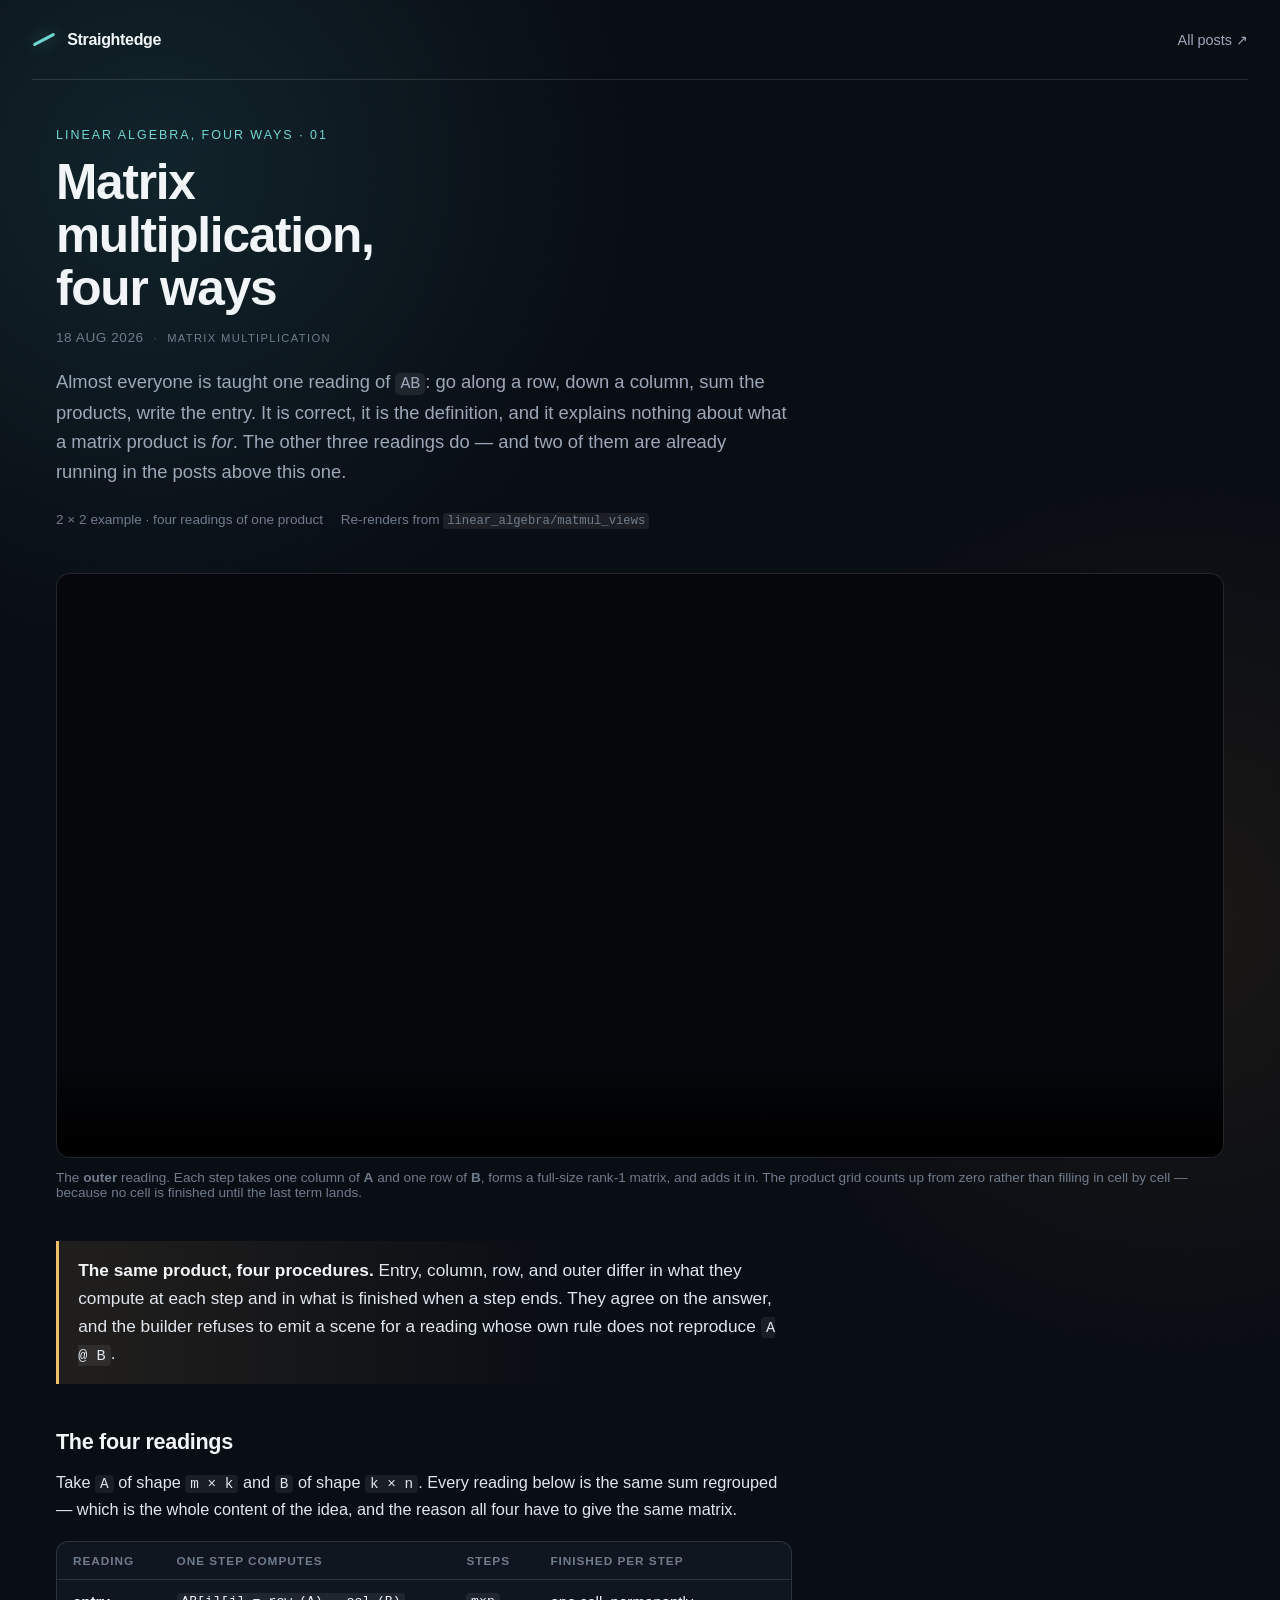
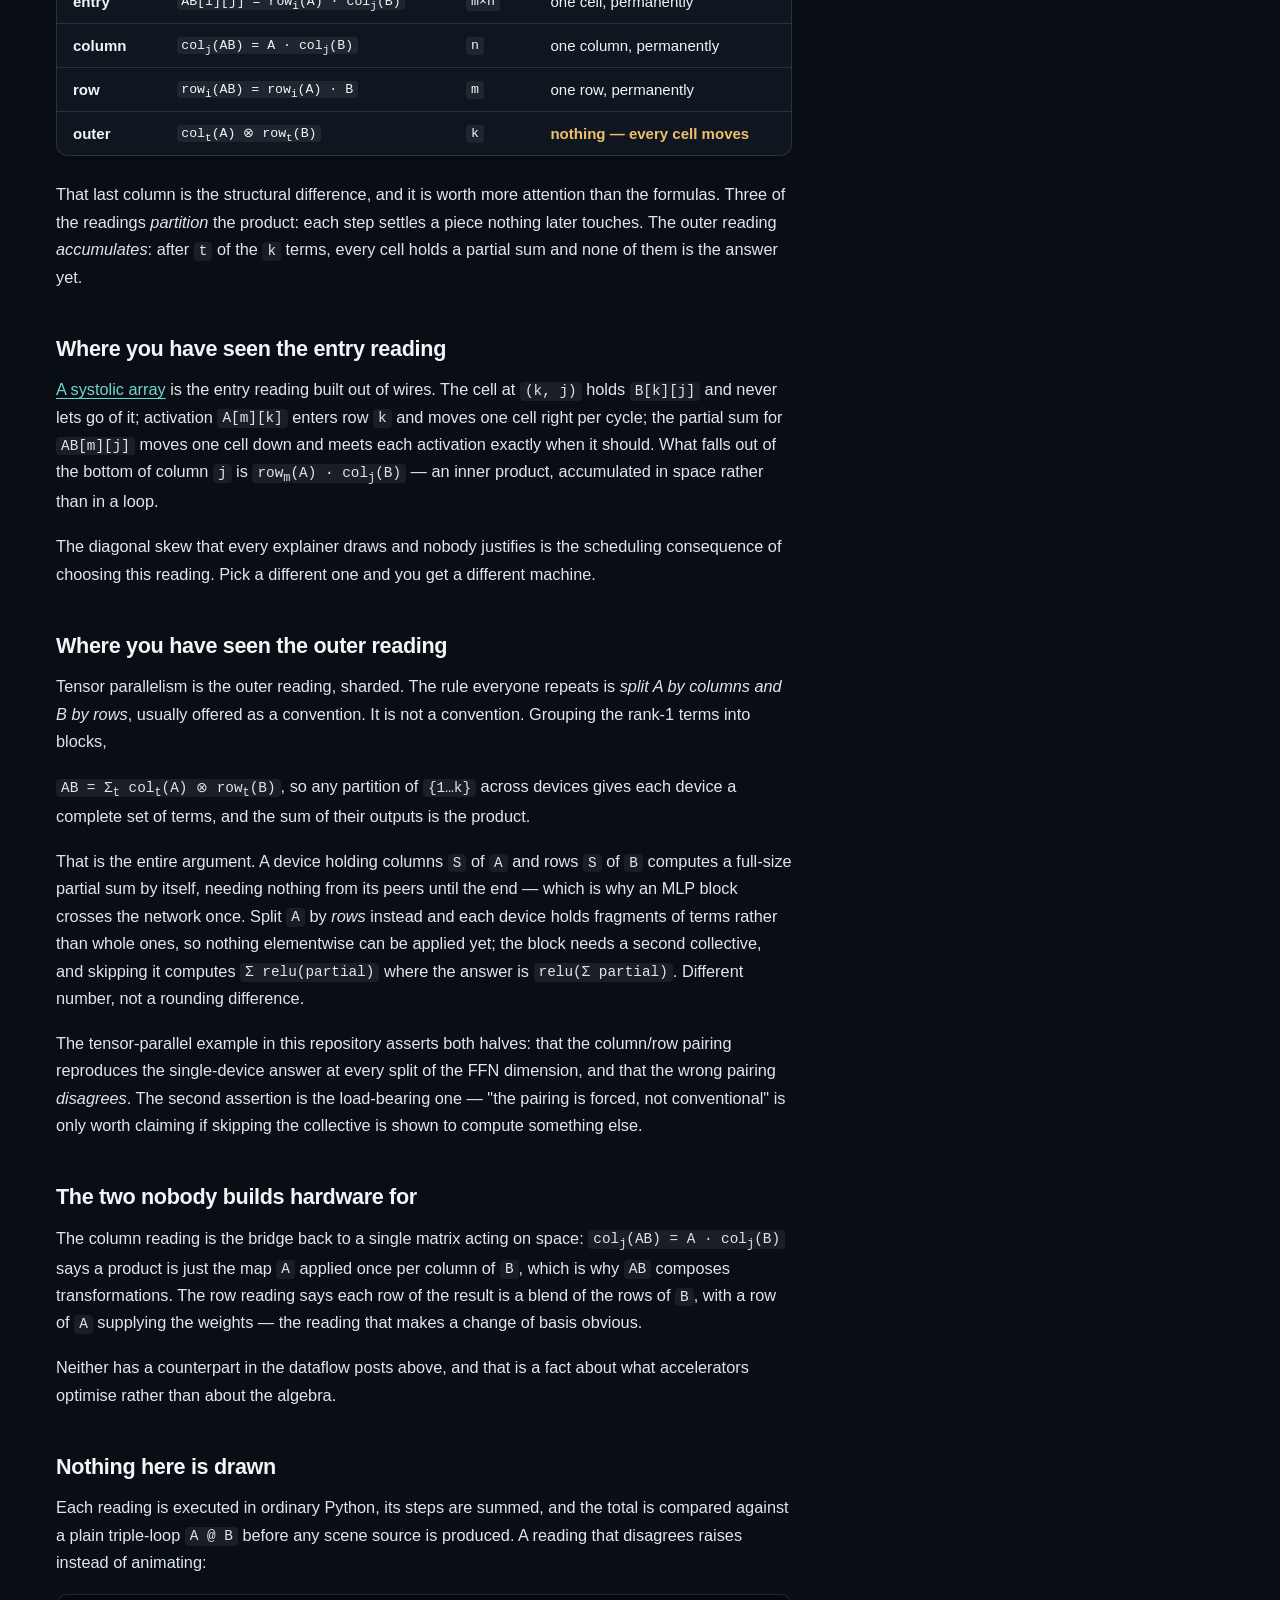
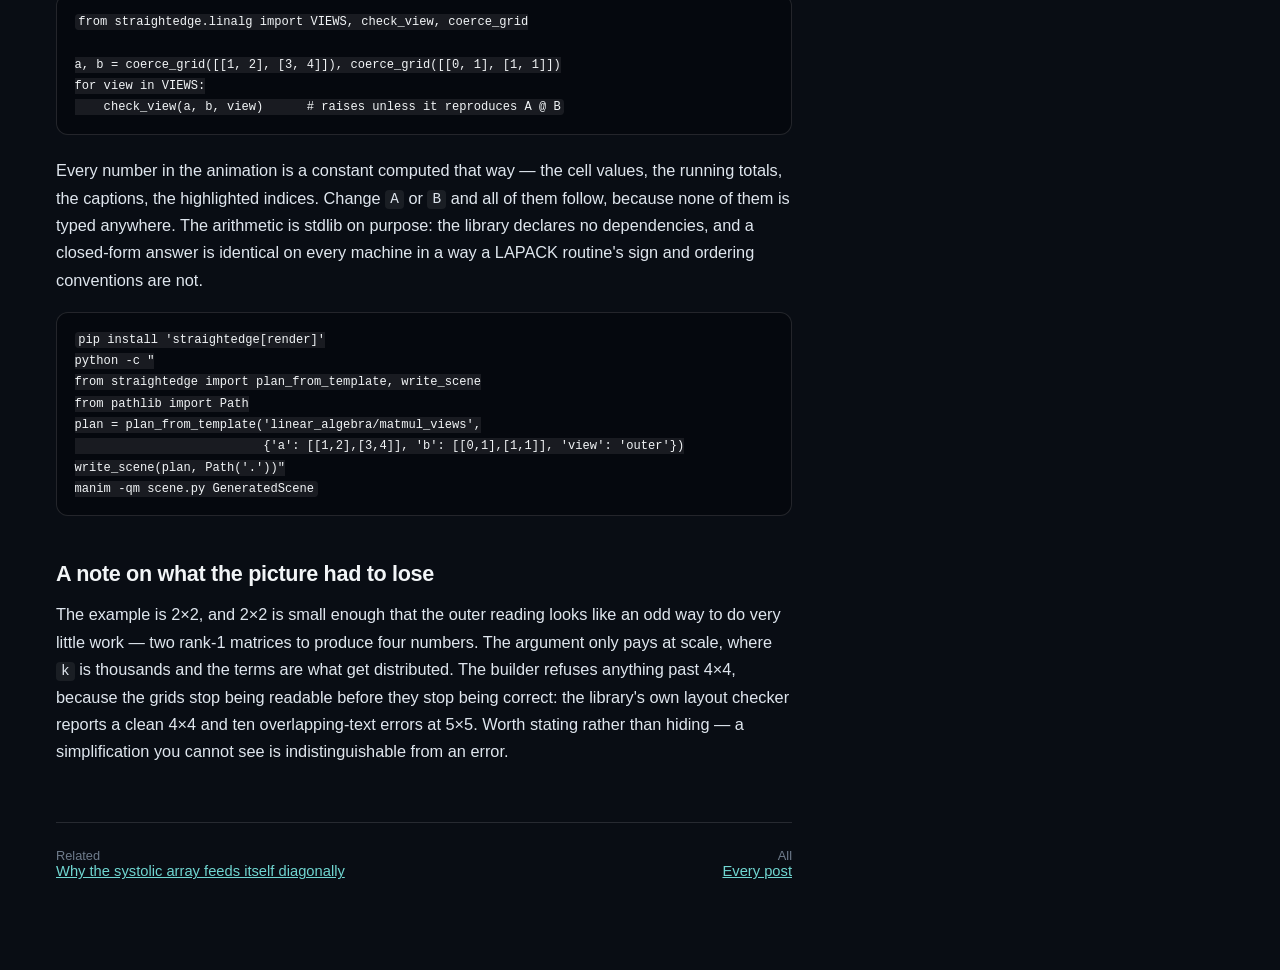
<file: site/posts/matrix-product-four-ways.html>
<!doctype html>
<html lang="en">
  <head>
    <meta charset="utf-8">
    <meta name="viewport" content="width=device-width, initial-scale=1">
    <meta name="theme-color" content="#090d14">
    <meta name="description" content="AB is taught as a rule for filling in entries. Three other readings of the same product — by column, by row, and as a sum of rank-1 terms — explain what a matrix product is for, and two of them are what a systolic array and tensor parallelism already execute.">
    <meta property="og:title" content="Matrix multiplication, four ways">
    <meta property="og:description" content="Four readings of AB, each one run in Python and asserted to reproduce the product before a frame is drawn. Two of them are already running in hardware.">
    <meta property="og:image" content="https://pub-ae0e951cb13d4628913ced2bc423d839.r2.dev/straightedge/assets/posters/matmul-outer.jpg">
    <meta property="og:type" content="article">
    <meta property="og:url" content="https://scimigo.github.io/straightedge/posts/matrix-product-four-ways.html">
    <link rel="canonical" href="https://scimigo.github.io/straightedge/posts/matrix-product-four-ways.html">
    <meta name="twitter:card" content="player">
    <meta name="twitter:title" content="Matrix multiplication, four ways — and two of them are hardware">
    <meta name="twitter:description" content="Entry, column, row, and outer product: the same AB, four readings, each asserted against the definition before it is animated.">
    <meta name="twitter:image" content="https://pub-ae0e951cb13d4628913ced2bc423d839.r2.dev/straightedge/assets/posters/matmul-outer.jpg">
    <title>Matrix multiplication, four ways — and two of them are hardware</title>
    <script type="application/ld+json">
    {
      "@context": "https://schema.org",
      "@type": "TechArticle",
      "headline": "Matrix multiplication, four ways — and two of them are hardware",
      "description": "AB read entry by entry, by column, by row, and as a sum of rank-1 terms. Each reading is run in Python and asserted to reproduce A @ B before the scene is emitted.",
      "url": "https://scimigo.github.io/straightedge/posts/matrix-product-four-ways.html",
      "image": "https://pub-ae0e951cb13d4628913ced2bc423d839.r2.dev/straightedge/assets/posters/matmul-outer.jpg",
      "datePublished": "2026-08-18",
      "author": { "@type": "Organization", "name": "SciMigo" },
      "publisher": { "@type": "Organization", "name": "Straightedge" },
      "about": ["Matrix multiplication", "Linear algebra", "Outer product", "Tensor parallelism", "Systolic array"],
      "isPartOf": { "@type": "WebSite", "name": "Straightedge", "url": "https://scimigo.github.io/straightedge/" }
    }
    </script>
    <link rel="stylesheet" href="../styles.css">
    <link rel="stylesheet" href="post.css">
  </head>
  <body>
    <header class="site-header">
      <a class="wordmark" href="../index.html" aria-label="Straightedge, back to the gallery">
        <span class="wordmark-mark" aria-hidden="true"></span>
        <span>Straightedge</span>
      </a>
      <a class="repo-link" href="index.html">All posts <span aria-hidden="true">↗</span></a>
    </header>

    <main class="post">
      <div class="post-head">
        <p class="post-kicker">Linear algebra, four ways · 01</p>
        <h1>Matrix multiplication, four ways</h1>
        <p class="post-dateline">
          <time datetime="2026-08-18">18 Aug 2026</time>
          <span class="dot" aria-hidden="true">·</span>
          <span class="tag">Matrix multiplication</span>
        </p>
        <p class="standfirst">
          Almost everyone is taught one reading of <code>AB</code>: go along a
          row, down a column, sum the products, write the entry. It is correct,
          it is the definition, and it explains nothing about what a matrix
          product is <em>for</em>. The other three readings do — and two of them
          are already running in the posts above this one.
        </p>
        <p class="byline">
          <span>2 &times; 2 example · four readings of one product</span>
          <span>Re-renders from
            <code>linear_algebra/matmul_views</code></span>
        </p>
      </div>

      <figure class="post-figure">
        <video controls playsinline preload="metadata"
               poster="https://pub-ae0e951cb13d4628913ced2bc423d839.r2.dev/straightedge/assets/posters/matmul-outer.jpg"
               aria-label="A two by two matrix product built as a sum of two rank-one terms, with a column of A and a row of B highlighted for each term and the running total filling the product grid">
          <source src="https://pub-ae0e951cb13d4628913ced2bc423d839.r2.dev/straightedge/assets/mp4/matmul-outer.mp4" type="video/mp4">
          Your browser does not support embedded video.
        </video>
        <figcaption>
          <span>The <strong>outer</strong> reading. Each step takes one column of
            <strong>A</strong> and one row of <strong>B</strong>, forms a
            full-size rank-1 matrix, and adds it in. The product grid counts up
            from zero rather than filling in cell by cell — because no cell is
            finished until the last term lands.</span>
        </figcaption>
      </figure>

      <div class="post-body">
        <div class="claim">
          <p>
            <strong>The same product, four procedures.</strong> Entry, column,
            row, and outer differ in what they compute at each step and in what
            is finished when a step ends. They agree on the answer, and the
            builder refuses to emit a scene for a reading whose own rule does
            not reproduce <code>A @ B</code>.
          </p>
        </div>

        <h2>The four readings</h2>
        <p>
          Take <code>A</code> of shape <code>m &times; k</code> and
          <code>B</code> of shape <code>k &times; n</code>. Every reading below
          is the same sum regrouped — which is the whole content of the idea, and
          the reason all four have to give the same matrix.
        </p>

        <div class="results">
          <table>
            <thead>
              <tr><th>Reading</th><th>One step computes</th><th>Steps</th><th>Finished per step</th></tr>
            </thead>
            <tbody>
              <tr>
                <td><strong>entry</strong></td>
                <td><code>AB[i][j] = row<sub>i</sub>(A) · col<sub>j</sub>(B)</code></td>
                <td class="n"><code>m&times;n</code></td>
                <td>one cell, permanently</td>
              </tr>
              <tr>
                <td><strong>column</strong></td>
                <td><code>col<sub>j</sub>(AB) = A · col<sub>j</sub>(B)</code></td>
                <td class="n"><code>n</code></td>
                <td>one column, permanently</td>
              </tr>
              <tr>
                <td><strong>row</strong></td>
                <td><code>row<sub>i</sub>(AB) = row<sub>i</sub>(A) · B</code></td>
                <td class="n"><code>m</code></td>
                <td>one row, permanently</td>
              </tr>
              <tr>
                <td><strong>outer</strong></td>
                <td><code>col<sub>t</sub>(A) &otimes; row<sub>t</sub>(B)</code></td>
                <td class="n"><code>k</code></td>
                <td class="diff">nothing — every cell moves</td>
              </tr>
            </tbody>
          </table>
        </div>

        <p>
          That last column is the structural difference, and it is worth more
          attention than the formulas. Three of the readings <em>partition</em>
          the product: each step settles a piece nothing later touches. The outer
          reading <em>accumulates</em>: after <code>t</code> of the
          <code>k</code> terms, every cell holds a partial sum and none of them
          is the answer yet.
        </p>

        <h2>Where you have seen the entry reading</h2>
        <p>
          <a href="systolic-skew.html">A systolic array</a> is the entry reading
          built out of wires. The cell at <code>(k, j)</code> holds
          <code>B[k][j]</code> and never lets go of it; activation
          <code>A[m][k]</code> enters row <code>k</code> and moves one cell right
          per cycle; the partial sum for <code>AB[m][j]</code> moves one cell
          down and meets each activation exactly when it should. What falls out
          of the bottom of column <code>j</code> is <code>row<sub>m</sub>(A) ·
          col<sub>j</sub>(B)</code> — an inner product, accumulated in space
          rather than in a loop.
        </p>
        <p>
          The diagonal skew that every explainer draws and nobody justifies is
          the scheduling consequence of choosing this reading. Pick a different
          one and you get a different machine.
        </p>

        <h2>Where you have seen the outer reading</h2>
        <p>
          Tensor parallelism is the outer reading, sharded. The rule everyone
          repeats is <em>split A by columns and B by rows</em>, usually offered
          as a convention. It is not a convention. Grouping the rank-1 terms into
          blocks,
        </p>
        <p>
          <code>AB = Σ<sub>t</sub> col<sub>t</sub>(A) &otimes; row<sub>t</sub>(B)</code>,
          so any partition of <code>{1…k}</code> across devices gives each device
          a complete set of terms, and the sum of their outputs is the product.
        </p>
        <p>
          That is the entire argument. A device holding columns
          <code>S</code> of <code>A</code> and rows <code>S</code> of
          <code>B</code> computes a full-size partial sum by itself, needing
          nothing from its peers until the end — which is why an MLP block
          crosses the network once. Split <code>A</code> by <em>rows</em> instead
          and each device holds fragments of terms rather than whole ones, so
          nothing elementwise can be applied yet; the block needs a second
          collective, and skipping it computes
          <code>Σ relu(partial)</code> where the answer is
          <code>relu(Σ partial)</code>. Different number, not a rounding
          difference.
        </p>
        <p>
          The tensor-parallel example in this repository asserts both halves:
          that the column/row pairing reproduces the single-device answer at
          every split of the FFN dimension, and that the wrong pairing
          <em>disagrees</em>. The second assertion is the load-bearing one — "the
          pairing is forced, not conventional" is only worth claiming if skipping
          the collective is shown to compute something else.
        </p>

        <h2>The two nobody builds hardware for</h2>
        <p>
          The column reading is the bridge back to a single matrix acting on
          space: <code>col<sub>j</sub>(AB) = A · col<sub>j</sub>(B)</code> says a
          product is just the map <code>A</code> applied once per column of
          <code>B</code>, which is why <code>AB</code> composes transformations.
          The row reading says each row of the result is a blend of the rows of
          <code>B</code>, with a row of <code>A</code> supplying the weights —
          the reading that makes a change of basis obvious.
        </p>
        <p>
          Neither has a counterpart in the dataflow posts above, and that is a
          fact about what accelerators optimise rather than about the algebra.
        </p>

        <h2>Nothing here is drawn</h2>
        <p>
          Each reading is executed in ordinary Python, its steps are summed, and
          the total is compared against a plain triple-loop
          <code>A @ B</code> before any scene source is produced. A reading that
          disagrees raises instead of animating:
        </p>
<pre><code>from straightedge.linalg import VIEWS, check_view, coerce_grid

a, b = coerce_grid([[1, 2], [3, 4]]), coerce_grid([[0, 1], [1, 1]])
for view in VIEWS:
    check_view(a, b, view)      # raises unless it reproduces A @ B</code></pre>
        <p>
          Every number in the animation is a constant computed that way — the
          cell values, the running totals, the captions, the highlighted indices.
          Change <code>A</code> or <code>B</code> and all of them follow, because
          none of them is typed anywhere. The arithmetic is stdlib on purpose:
          the library declares no dependencies, and a closed-form answer is
          identical on every machine in a way a LAPACK routine's sign and
          ordering conventions are not.
        </p>
<pre><code>pip install 'straightedge[render]'
python -c "
from straightedge import plan_from_template, write_scene
from pathlib import Path
plan = plan_from_template('linear_algebra/matmul_views',
                          {'a': [[1,2],[3,4]], 'b': [[0,1],[1,1]], 'view': 'outer'})
write_scene(plan, Path('.'))"
manim -qm scene.py GeneratedScene</code></pre>

        <h2>A note on what the picture had to lose</h2>
        <p>
          The example is 2&times;2, and 2&times;2 is small enough that the outer
          reading looks like an odd way to do very little work — two rank-1
          matrices to produce four numbers. The argument only pays at scale,
          where <code>k</code> is thousands and the terms are what get
          distributed. The builder refuses anything past 4&times;4, because the
          grids stop being readable before they stop being correct: the library's
          own layout checker reports a clean 4&times;4 and ten overlapping-text
          errors at 5&times;5. Worth stating rather than hiding — a simplification
          you cannot see is indistinguishable from an error.
        </p>
      </div>

      <nav class="series-nav" aria-label="Post navigation">
        <span>
          <span class="muted">Related</span>
          <a href="systolic-skew.html">Why the systolic array feeds itself diagonally</a>
        </span>
        <span class="next">
          <span class="muted">All</span>
          <a href="index.html">Every post</a>
        </span>
      </nav>
    </main>
  </body>
</html>
</file>
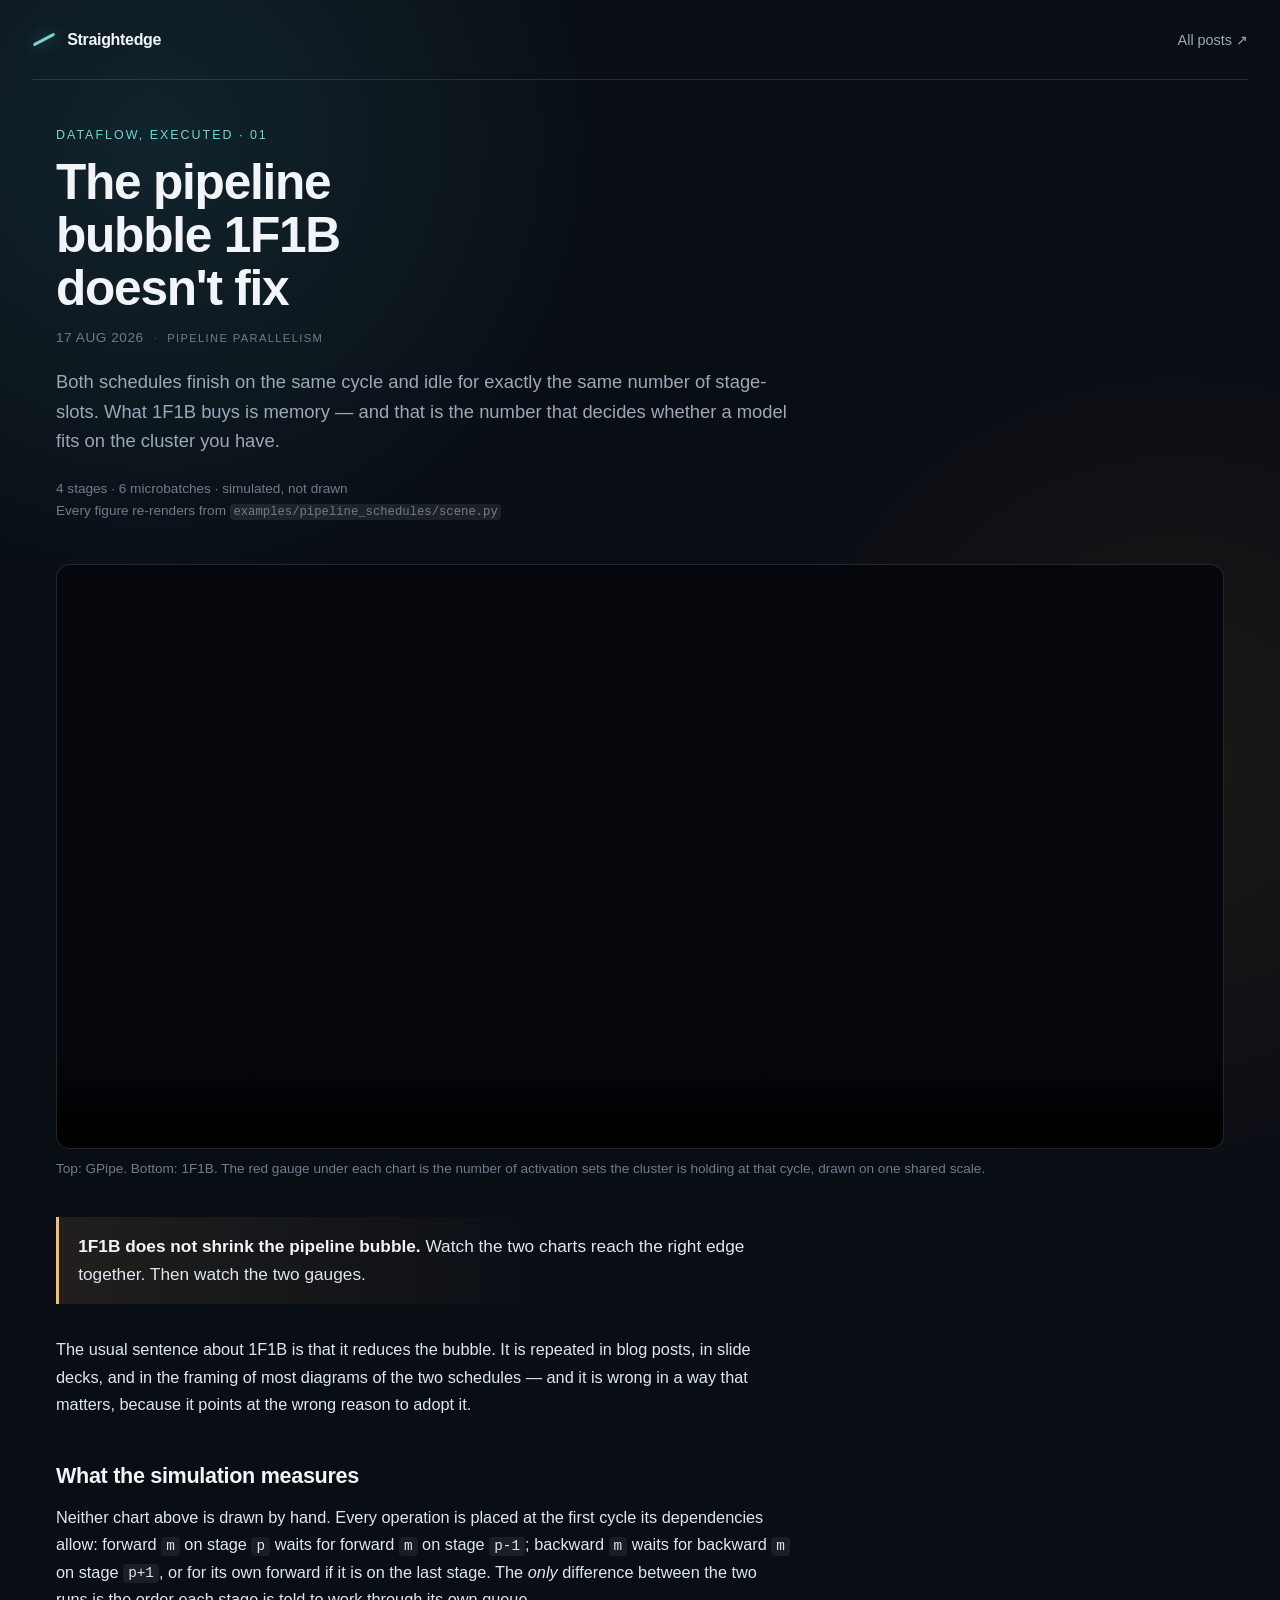
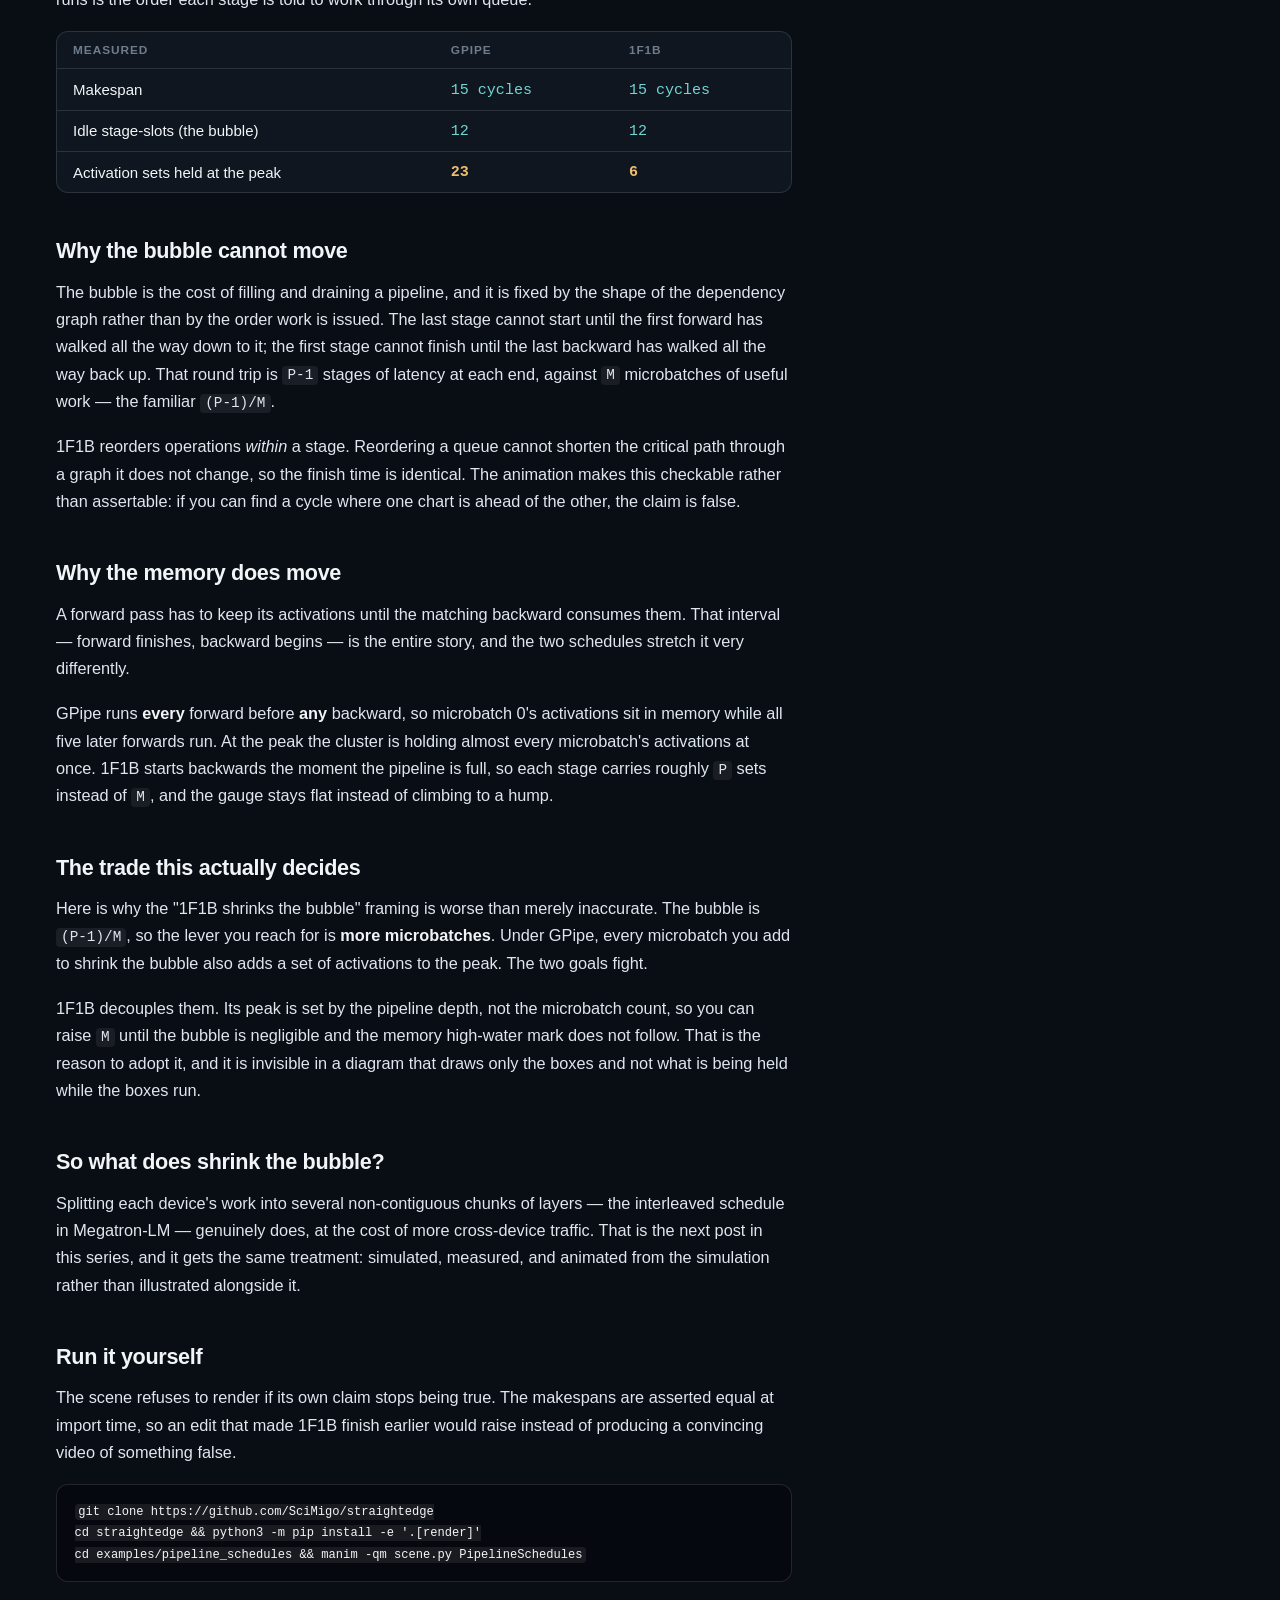
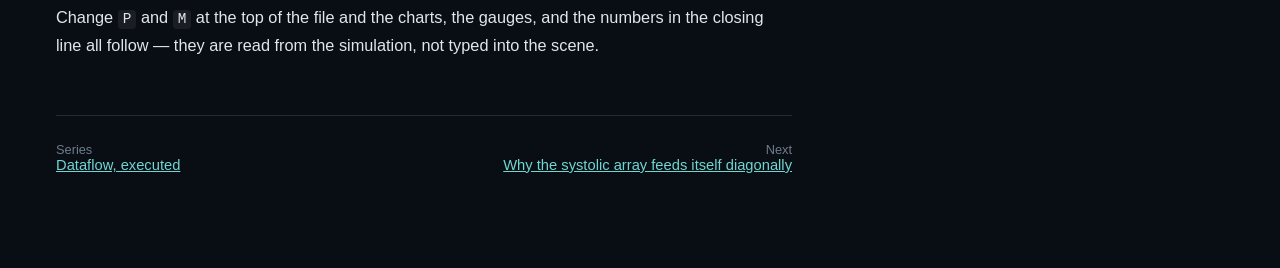
<file: site/posts/pipeline-bubble.html>
<!doctype html>
<html lang="en">
  <head>
    <meta charset="utf-8">
    <meta name="viewport" content="width=device-width, initial-scale=1">
    <meta name="theme-color" content="#090d14">
    <meta name="description" content="GPipe and 1F1B finish on the same cycle and idle for the same number of stage-slots. What 1F1B changes is activation memory — 23 sets against 6 — and that is the trade that decides whether a model fits.">
    <meta property="og:title" content="The pipeline bubble 1F1B doesn't fix">
    <meta property="og:description" content="Both schedules, simulated and executed cycle by cycle. Same makespan, same bubble, a quarter of the memory.">
    <meta property="og:image" content="https://pub-ae0e951cb13d4628913ced2bc423d839.r2.dev/straightedge/assets/posters/pipeline-schedules.jpg">
    <meta property="og:type" content="article">
    <meta property="og:url" content="https://scimigo.github.io/straightedge/posts/pipeline-bubble.html">
    <link rel="canonical" href="https://scimigo.github.io/straightedge/posts/pipeline-bubble.html">
    <meta name="twitter:card" content="player">
    <meta name="twitter:title" content="GPipe vs 1F1B: the pipeline bubble 1F1B doesn't fix">
    <meta name="twitter:description" content="Both schedules, simulated and executed cycle by cycle. Same makespan, same bubble, a quarter of the activation memory.">
    <meta name="twitter:image" content="https://pub-ae0e951cb13d4628913ced2bc423d839.r2.dev/straightedge/assets/posters/pipeline-schedules.jpg">
    <title>GPipe vs 1F1B: the pipeline bubble 1F1B doesn't fix</title>
    <script type="application/ld+json">
    {
      "@context": "https://schema.org",
      "@type": "TechArticle",
      "headline": "GPipe vs 1F1B: the pipeline bubble 1F1B doesn't fix",
      "description": "GPipe and 1F1B finish on the same cycle and idle for the same number of stage-slots. What 1F1B changes is activation memory — 23 sets against 6 — and that is the trade that decides whether a model fits.",
      "url": "https://scimigo.github.io/straightedge/posts/pipeline-bubble.html",
      "image": "https://pub-ae0e951cb13d4628913ced2bc423d839.r2.dev/straightedge/assets/posters/pipeline-schedules.jpg",
      "datePublished": "2026-08-17",
      "author": { "@type": "Organization", "name": "SciMigo" },
      "publisher": { "@type": "Organization", "name": "Straightedge" },
      "about": ["Pipeline parallelism", "GPipe", "1F1B scheduling", "Activation memory", "Distributed training"],
      "isPartOf": { "@type": "WebSite", "name": "Straightedge", "url": "https://scimigo.github.io/straightedge/" }
    }
    </script>
    <link rel="stylesheet" href="../styles.css">
    <link rel="stylesheet" href="post.css">
  </head>
  <body>
    <header class="site-header">
      <a class="wordmark" href="../index.html" aria-label="Straightedge, back to the gallery">
        <span class="wordmark-mark" aria-hidden="true"></span>
        <span>Straightedge</span>
      </a>
      <a class="repo-link" href="index.html">All posts <span aria-hidden="true">↗</span></a>
    </header>

    <main class="post">
      <div class="post-head">
        <p class="post-kicker">Dataflow, executed · 01</p>
        <h1>The pipeline bubble 1F1B doesn't fix</h1>
        <p class="post-dateline">
          <time datetime="2026-08-17">17 Aug 2026</time>
          <span class="dot" aria-hidden="true">·</span>
          <span class="tag">Pipeline parallelism</span>
        </p>
        <p class="standfirst">
          Both schedules finish on the same cycle and idle for exactly the same
          number of stage-slots. What 1F1B buys is memory — and that is the
          number that decides whether a model fits on the cluster you have.
        </p>
        <p class="byline">
          <span>4 stages · 6 microbatches · simulated, not drawn</span>
          <span>Every figure re-renders from
            <code>examples/pipeline_schedules/scene.py</code></span>
        </p>
      </div>

      <figure class="post-figure">
        <video controls playsinline preload="metadata"
               poster="https://pub-ae0e951cb13d4628913ced2bc423d839.r2.dev/straightedge/assets/posters/pipeline-schedules.jpg"
               aria-label="GPipe and 1F1B pipeline schedules filling in cycle by cycle, with an activation-memory gauge under each">
          <source src="https://pub-ae0e951cb13d4628913ced2bc423d839.r2.dev/straightedge/assets/mp4/pipeline-schedules.mp4" type="video/mp4">
          Your browser does not support embedded video.
        </video>
        <figcaption>
          <span>Top: GPipe. Bottom: 1F1B. The red gauge under each chart is the
            number of activation sets the cluster is holding at that cycle,
            drawn on one shared scale.</span>
        </figcaption>
      </figure>

      <div class="post-body">
        <div class="claim">
          <p>
            <strong>1F1B does not shrink the pipeline bubble.</strong> Watch the
            two charts reach the right edge together. Then watch the two gauges.
          </p>
        </div>

        <p>
          The usual sentence about 1F1B is that it reduces the bubble. It is
          repeated in blog posts, in slide decks, and in the framing of most
          diagrams of the two schedules — and it is wrong in a way that matters,
          because it points at the wrong reason to adopt it.
        </p>

        <h2>What the simulation measures</h2>
        <p>
          Neither chart above is drawn by hand. Every operation is placed at the
          first cycle its dependencies allow: forward <code>m</code> on stage
          <code>p</code> waits for forward <code>m</code> on stage
          <code>p-1</code>; backward <code>m</code> waits for backward
          <code>m</code> on stage <code>p+1</code>, or for its own forward if it
          is on the last stage. The <em>only</em> difference between the two runs
          is the order each stage is told to work through its own queue.
        </p>

        <div class="results">
          <table>
            <thead>
              <tr><th>Measured</th><th>GPipe</th><th>1F1B</th></tr>
            </thead>
            <tbody>
              <tr><td>Makespan</td><td class="n same">15 cycles</td><td class="n same">15 cycles</td></tr>
              <tr><td>Idle stage-slots (the bubble)</td><td class="n same">12</td><td class="n same">12</td></tr>
              <tr><td>Activation sets held at the peak</td><td class="n diff">23</td><td class="n diff">6</td></tr>
            </tbody>
          </table>
        </div>

        <h2>Why the bubble cannot move</h2>
        <p>
          The bubble is the cost of filling and draining a pipeline, and it is
          fixed by the shape of the dependency graph rather than by the order
          work is issued. The last stage cannot start until the first forward has
          walked all the way down to it; the first stage cannot finish until the
          last backward has walked all the way back up. That round trip is
          <code>P-1</code> stages of latency at each end, against
          <code>M</code> microbatches of useful work — the familiar
          <code>(P-1)/M</code>.
        </p>
        <p>
          1F1B reorders operations <em>within</em> a stage. Reordering a queue
          cannot shorten the critical path through a graph it does not change, so
          the finish time is identical. The animation makes this checkable rather
          than assertable: if you can find a cycle where one chart is ahead of the
          other, the claim is false.
        </p>

        <h2>Why the memory does move</h2>
        <p>
          A forward pass has to keep its activations until the matching backward
          consumes them. That interval — forward finishes, backward begins — is
          the entire story, and the two schedules stretch it very differently.
        </p>
        <p>
          GPipe runs <strong>every</strong> forward before <strong>any</strong>
          backward, so microbatch 0's activations sit in memory while all five
          later forwards run. At the peak the cluster is holding almost every
          microbatch's activations at once. 1F1B starts backwards the moment the
          pipeline is full, so each stage carries roughly <code>P</code> sets
          instead of <code>M</code>, and the gauge stays flat instead of climbing
          to a hump.
        </p>

        <h2>The trade this actually decides</h2>
        <p>
          Here is why the "1F1B shrinks the bubble" framing is worse than merely
          inaccurate. The bubble is <code>(P-1)/M</code>, so the lever you reach
          for is <strong>more microbatches</strong>. Under GPipe, every microbatch
          you add to shrink the bubble also adds a set of activations to the peak.
          The two goals fight.
        </p>
        <p>
          1F1B decouples them. Its peak is set by the pipeline depth, not the
          microbatch count, so you can raise <code>M</code> until the bubble is
          negligible and the memory high-water mark does not follow. That is the
          reason to adopt it, and it is invisible in a diagram that draws only the
          boxes and not what is being held while the boxes run.
        </p>

        <h2>So what does shrink the bubble?</h2>
        <p>
          Splitting each device's work into several non-contiguous chunks of
          layers — the interleaved schedule in Megatron-LM — genuinely does, at
          the cost of more cross-device traffic. That is the next post in this
          series, and it gets the same treatment: simulated, measured, and
          animated from the simulation rather than illustrated alongside it.
        </p>

        <h2>Run it yourself</h2>
        <p>
          The scene refuses to render if its own claim stops being true. The
          makespans are asserted equal at import time, so an edit that made 1F1B
          finish earlier would raise instead of producing a convincing video of
          something false.
        </p>
<pre><code>git clone https://github.com/SciMigo/straightedge
cd straightedge &amp;&amp; python3 -m pip install -e '.[render]'
cd examples/pipeline_schedules &amp;&amp; manim -qm scene.py PipelineSchedules</code></pre>
        <p>
          Change <code>P</code> and <code>M</code> at the top of the file and the
          charts, the gauges, and the numbers in the closing line all follow —
          they are read from the simulation, not typed into the scene.
        </p>
      </div>

      <nav class="series-nav" aria-label="Series navigation">
        <span>
          <span class="muted">Series</span>
          <a href="index.html">Dataflow, executed</a>
        </span>
        <span class="next">
          <span class="muted">Next</span>
          <a href="systolic-skew.html">Why the systolic array feeds itself diagonally</a>
        </span>
      </nav>
    </main>
  </body>
</html>
</file>
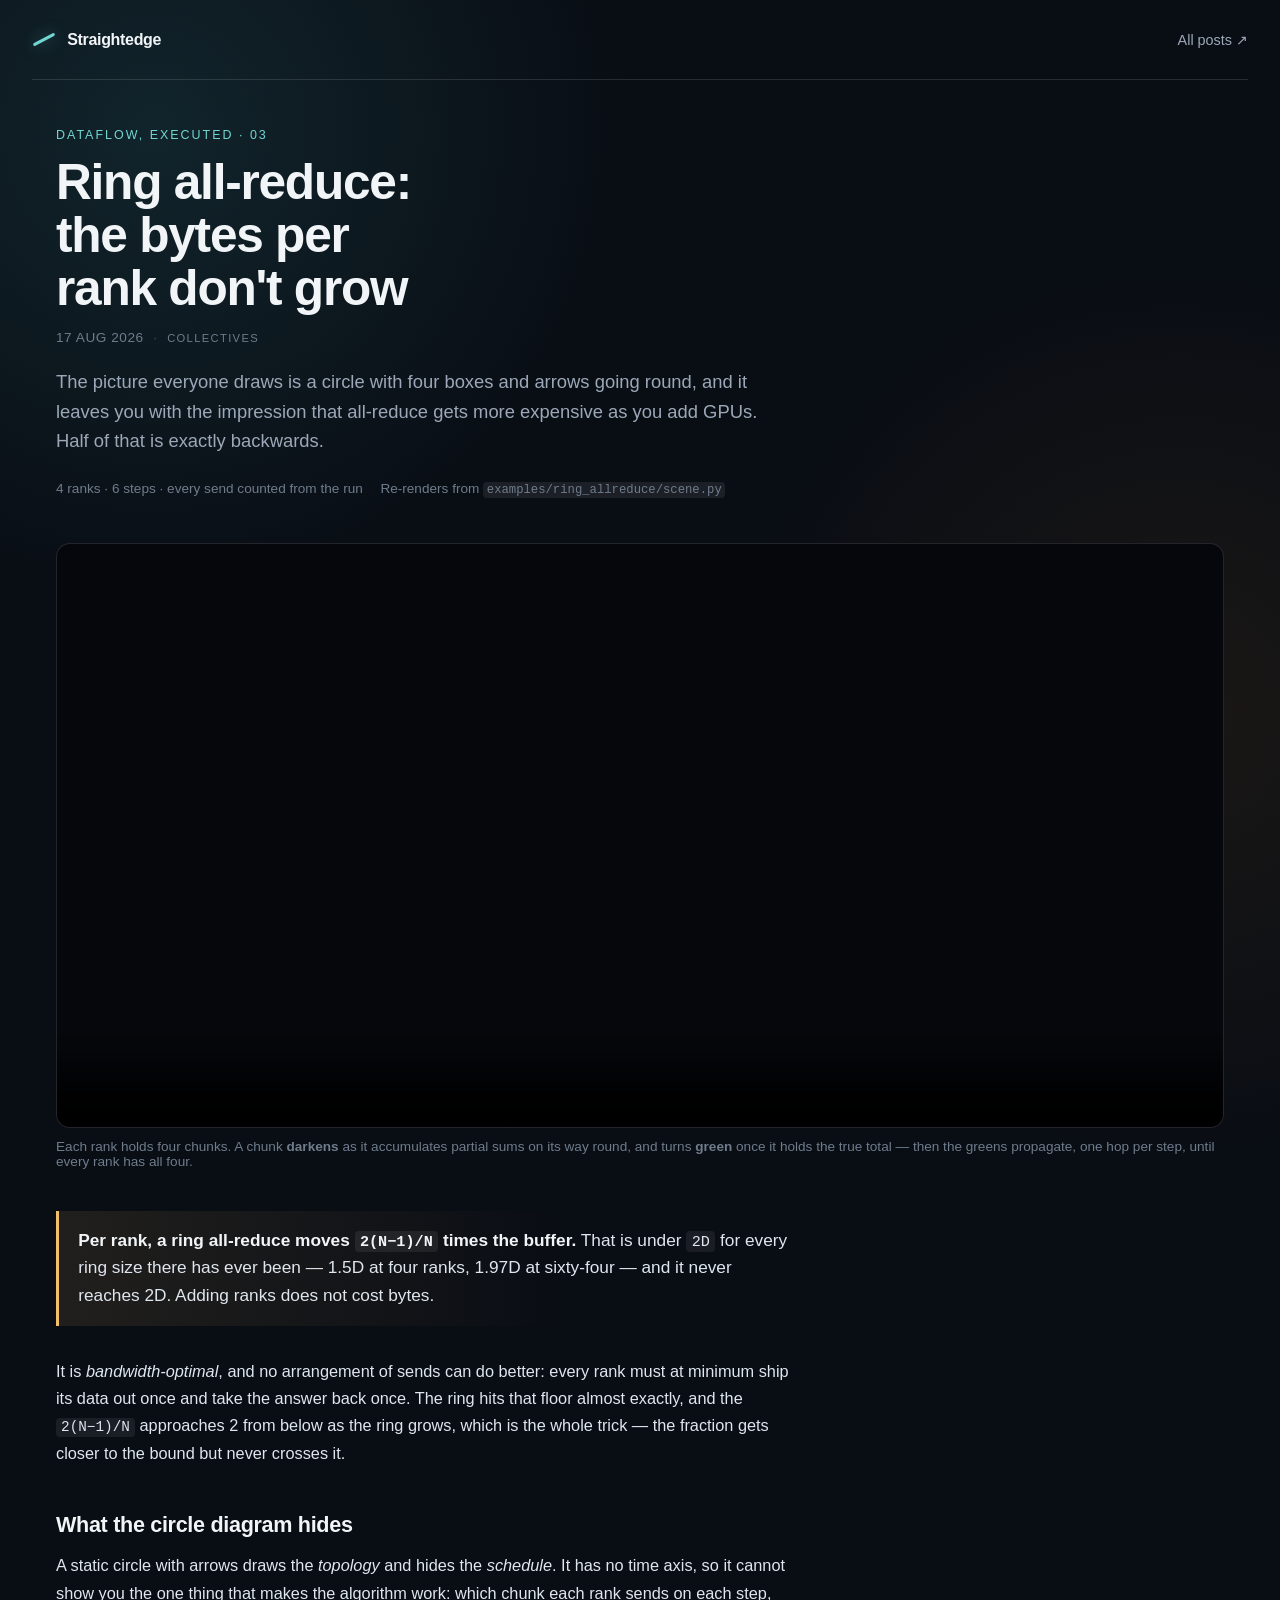
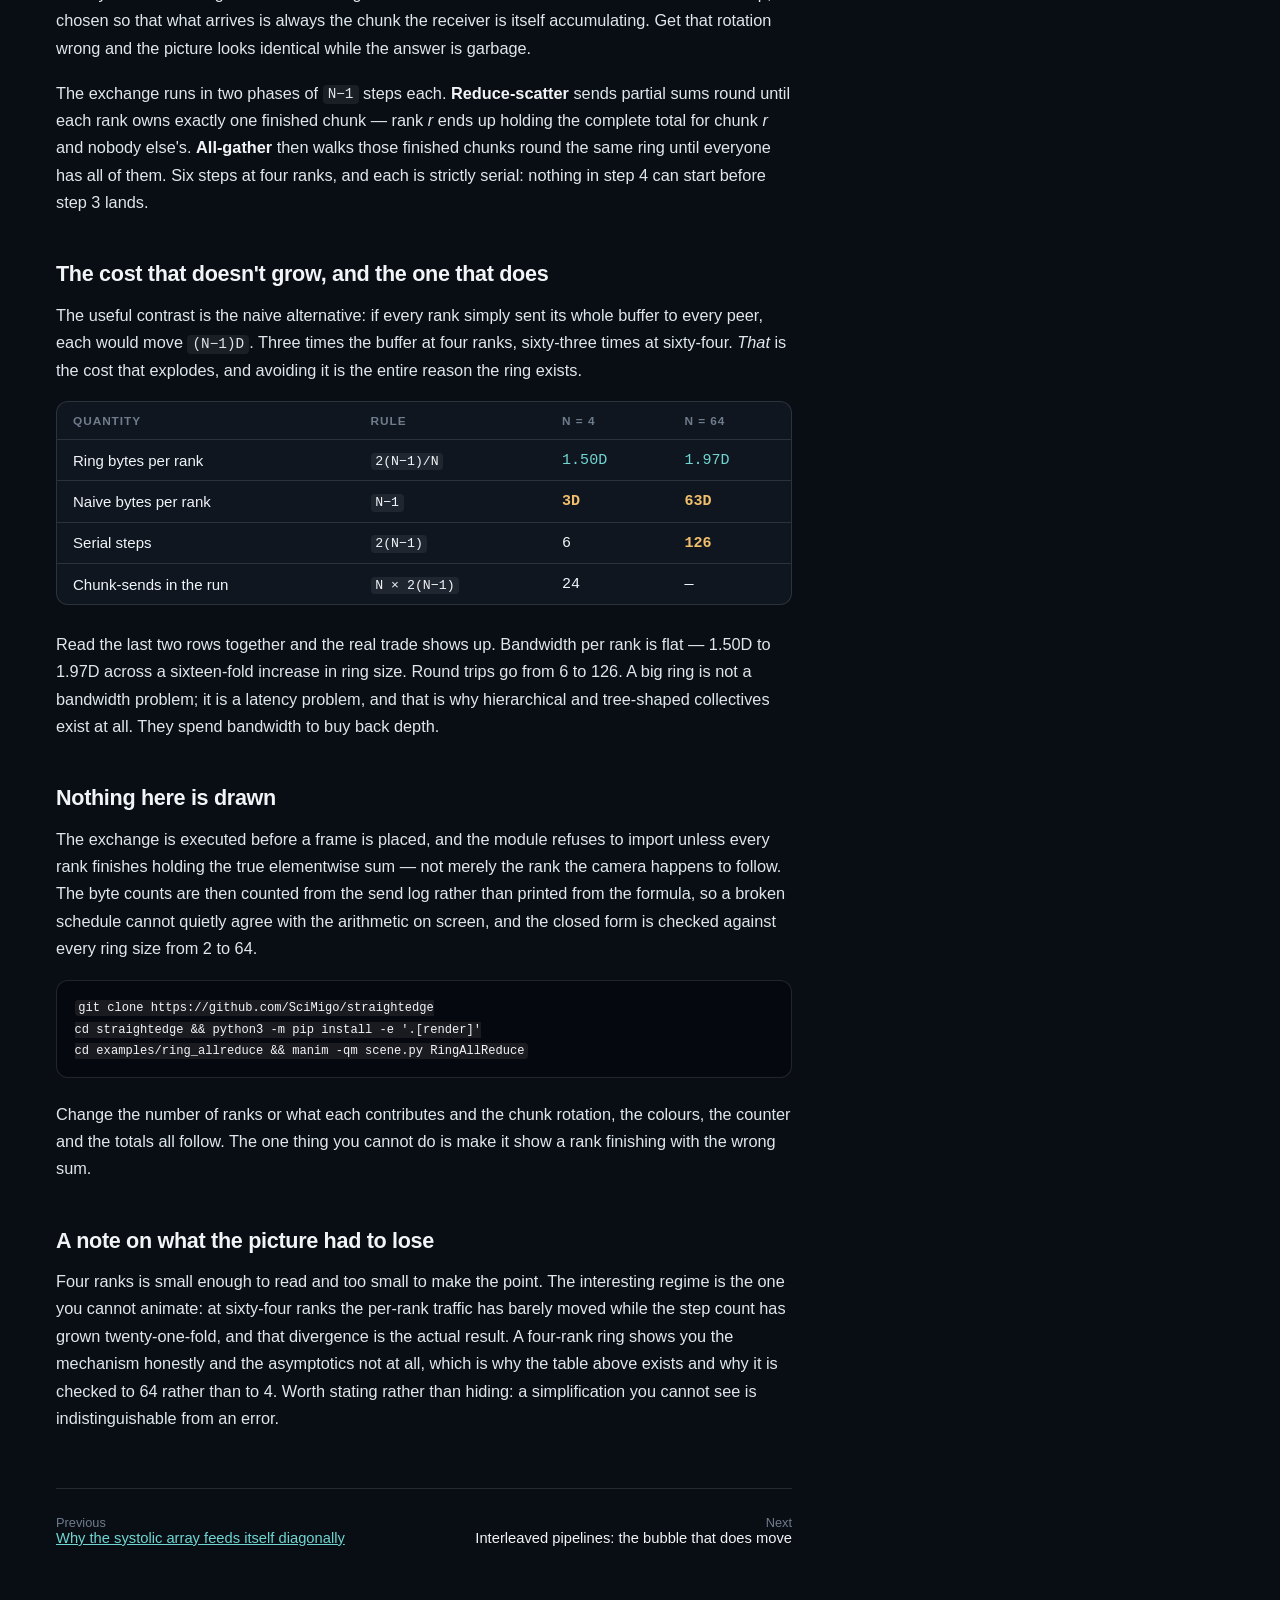
<file: site/posts/ring-allreduce.html>
<!doctype html>
<html lang="en">
  <head>
    <meta charset="utf-8">
    <meta name="viewport" content="width=device-width, initial-scale=1">
    <meta name="theme-color" content="#090d14">
    <meta name="description" content="A ring all-reduce moves 2(N-1)/N times the buffer per rank — under 2D at every ring size, 1.5D at four ranks and 1.97D at sixty-four. Adding ranks does not cost bytes. What grows is the number of serial round trips.">
    <meta property="og:title" content="Ring all-reduce: the bytes per rank don't grow">
    <meta property="og:description" content="Executed chunk by chunk, four ranks, every send counted. The bandwidth is bounded no matter how large the ring gets; the latency is not.">
    <meta property="og:image" content="https://pub-ae0e951cb13d4628913ced2bc423d839.r2.dev/straightedge/assets/posters/ring-allreduce.jpg">
    <meta property="og:type" content="article">
    <meta property="og:url" content="https://scimigo.github.io/straightedge/posts/ring-allreduce.html">
    <link rel="canonical" href="https://scimigo.github.io/straightedge/posts/ring-allreduce.html">
    <meta name="twitter:card" content="player">
    <meta name="twitter:title" content="Ring all-reduce visualization: why bytes per rank don't grow">
    <meta name="twitter:description" content="Executed chunk by chunk, four ranks, every send counted. Bandwidth-optimal by construction; the cost that grows is round trips.">
    <meta name="twitter:image" content="https://pub-ae0e951cb13d4628913ced2bc423d839.r2.dev/straightedge/assets/posters/ring-allreduce.jpg">
    <title>Ring all-reduce visualization: why bytes per rank don't grow</title>
    <link rel="stylesheet" href="../styles.css">
    <link rel="stylesheet" href="post.css">
    <script type="application/ld+json">
    {
      "@context": "https://schema.org",
      "@type": "TechArticle",
      "headline": "Ring all-reduce: the bytes per rank don't grow",
      "description": "A ring all-reduce moves 2(N-1)/N times the buffer per rank, which is under 2D at every ring size. Adding ranks does not cost bandwidth; it costs serial round trips.",
      "url": "https://scimigo.github.io/straightedge/posts/ring-allreduce.html",
      "image": "https://pub-ae0e951cb13d4628913ced2bc423d839.r2.dev/straightedge/assets/posters/ring-allreduce.jpg",
      "datePublished": "2026-08-17",
      "author": { "@type": "Organization", "name": "SciMigo" },
      "publisher": { "@type": "Organization", "name": "Straightedge" },
      "about": ["Ring all-reduce", "Collective communication", "Data parallelism", "Distributed training", "Bandwidth optimality"],
      "isPartOf": { "@type": "WebSite", "name": "Straightedge", "url": "https://scimigo.github.io/straightedge/" }
    }
    </script>
  </head>
  <body>
    <header class="site-header">
      <a class="wordmark" href="../index.html" aria-label="Straightedge, back to the gallery">
        <span class="wordmark-mark" aria-hidden="true"></span>
        <span>Straightedge</span>
      </a>
      <a class="repo-link" href="index.html">All posts <span aria-hidden="true">↗</span></a>
    </header>

    <main class="post">
      <div class="post-head">
        <p class="post-kicker">Dataflow, executed · 03</p>
        <h1>Ring all-reduce: the bytes per rank don't grow</h1>
        <p class="post-dateline">
          <time datetime="2026-08-17">17 Aug 2026</time>
          <span class="dot" aria-hidden="true">·</span>
          <span class="tag">Collectives</span>
        </p>
        <p class="standfirst">
          The picture everyone draws is a circle with four boxes and arrows going
          round, and it leaves you with the impression that all-reduce gets more
          expensive as you add GPUs. Half of that is exactly backwards.
        </p>
        <p class="byline">
          <span>4 ranks · 6 steps · every send counted from the run</span>
          <span>Re-renders from
            <code>examples/ring_allreduce/scene.py</code></span>
        </p>
      </div>

      <figure class="post-figure">
        <video controls playsinline preload="metadata"
               poster="https://pub-ae0e951cb13d4628913ced2bc423d839.r2.dev/straightedge/assets/posters/ring-allreduce.jpg"
               aria-label="Four ranks arranged in a ring exchanging chunks, each rank's chunks darkening as they accumulate partial sums and then turning green as the finished sum propagates back around">
          <source src="https://pub-ae0e951cb13d4628913ced2bc423d839.r2.dev/straightedge/assets/mp4/ring-allreduce.mp4" type="video/mp4">
          Your browser does not support embedded video.
        </video>
        <figcaption>
          <span>Each rank holds four chunks. A chunk <strong>darkens</strong> as
            it accumulates partial sums on its way round, and turns
            <strong>green</strong> once it holds the true total — then the greens
            propagate, one hop per step, until every rank has all four.</span>
        </figcaption>
      </figure>

      <div class="post-body">
        <div class="claim">
          <p>
            <strong>Per rank, a ring all-reduce moves
            <code>2(N&minus;1)/N</code> times the buffer.</strong> That is under
            <code>2D</code> for every ring size there has ever been — 1.5D at four
            ranks, 1.97D at sixty-four — and it never reaches 2D. Adding ranks
            does not cost bytes.
          </p>
        </div>

        <p>
          It is <em>bandwidth-optimal</em>, and no arrangement of sends can do
          better: every rank must at minimum ship its data out once and take the
          answer back once. The ring hits that floor almost exactly, and the
          <code>2(N&minus;1)/N</code> approaches 2 from below as the ring grows,
          which is the whole trick — the fraction gets closer to the bound but
          never crosses it.
        </p>

        <h2>What the circle diagram hides</h2>
        <p>
          A static circle with arrows draws the <em>topology</em> and hides the
          <em>schedule</em>. It has no time axis, so it cannot show you the one
          thing that makes the algorithm work: which chunk each rank sends on each
          step, chosen so that what arrives is always the chunk the receiver is
          itself accumulating. Get that rotation wrong and the picture looks
          identical while the answer is garbage.
        </p>
        <p>
          The exchange runs in two phases of <code>N&minus;1</code> steps each.
          <strong>Reduce-scatter</strong> sends partial sums round until each rank
          owns exactly one finished chunk — rank <em>r</em> ends up holding the
          complete total for chunk <em>r</em> and nobody else's.
          <strong>All-gather</strong> then walks those finished chunks round the
          same ring until everyone has all of them. Six steps at four ranks, and
          each is strictly serial: nothing in step 4 can start before step 3
          lands.
        </p>

        <h2>The cost that doesn't grow, and the one that does</h2>
        <p>
          The useful contrast is the naive alternative: if every rank simply sent
          its whole buffer to every peer, each would move <code>(N&minus;1)D</code>.
          Three times the buffer at four ranks, sixty-three times at sixty-four.
          <em>That</em> is the cost that explodes, and avoiding it is the entire
          reason the ring exists.
        </p>

        <div class="results">
          <table>
            <thead>
              <tr><th>Quantity</th><th>Rule</th><th>N = 4</th><th>N = 64</th></tr>
            </thead>
            <tbody>
              <tr><td>Ring bytes per rank</td><td><code>2(N&minus;1)/N</code></td><td class="n same">1.50D</td><td class="n same">1.97D</td></tr>
              <tr><td>Naive bytes per rank</td><td><code>N&minus;1</code></td><td class="n diff">3D</td><td class="n diff">63D</td></tr>
              <tr><td>Serial steps</td><td><code>2(N&minus;1)</code></td><td class="n">6</td><td class="n diff">126</td></tr>
              <tr><td>Chunk-sends in the run</td><td><code>N &times; 2(N&minus;1)</code></td><td class="n">24</td><td class="n">—</td></tr>
            </tbody>
          </table>
        </div>

        <p>
          Read the last two rows together and the real trade shows up. Bandwidth
          per rank is flat — 1.50D to 1.97D across a sixteen-fold increase in ring
          size. Round trips go from 6 to 126. A big ring is not a bandwidth
          problem; it is a latency problem, and that is why hierarchical and
          tree-shaped collectives exist at all. They spend bandwidth to buy back
          depth.
        </p>

        <h2>Nothing here is drawn</h2>
        <p>
          The exchange is executed before a frame is placed, and the module
          refuses to import unless every rank finishes holding the true elementwise
          sum — not merely the rank the camera happens to follow. The byte counts
          are then counted from the send log rather than printed from the formula,
          so a broken schedule cannot quietly agree with the arithmetic on screen,
          and the closed form is checked against every ring size from 2 to 64.
        </p>
<pre><code>git clone https://github.com/SciMigo/straightedge
cd straightedge &amp;&amp; python3 -m pip install -e '.[render]'
cd examples/ring_allreduce &amp;&amp; manim -qm scene.py RingAllReduce</code></pre>
        <p>
          Change the number of ranks or what each contributes and the chunk
          rotation, the colours, the counter and the totals all follow. The one
          thing you cannot do is make it show a rank finishing with the wrong sum.
        </p>

        <h2>A note on what the picture had to lose</h2>
        <p>
          Four ranks is small enough to read and too small to make the point. The
          interesting regime is the one you cannot animate: at sixty-four ranks
          the per-rank traffic has barely moved while the step count has grown
          twenty-one-fold, and that divergence is the actual result. A four-rank
          ring shows you the mechanism honestly and the asymptotics not at all,
          which is why the table above exists and why it is checked to 64 rather
          than to 4. Worth stating rather than hiding: a simplification you cannot
          see is indistinguishable from an error.
        </p>
      </div>

      <nav class="series-nav" aria-label="Series navigation">
        <span>
          <span class="muted">Previous</span>
          <a href="systolic-skew.html">Why the systolic array feeds itself diagonally</a>
        </span>
        <span class="next">
          <span class="muted">Next</span>
          Interleaved pipelines: the bubble that does move
        </span>
      </nav>
    </main>
  </body>
</html>
</file>
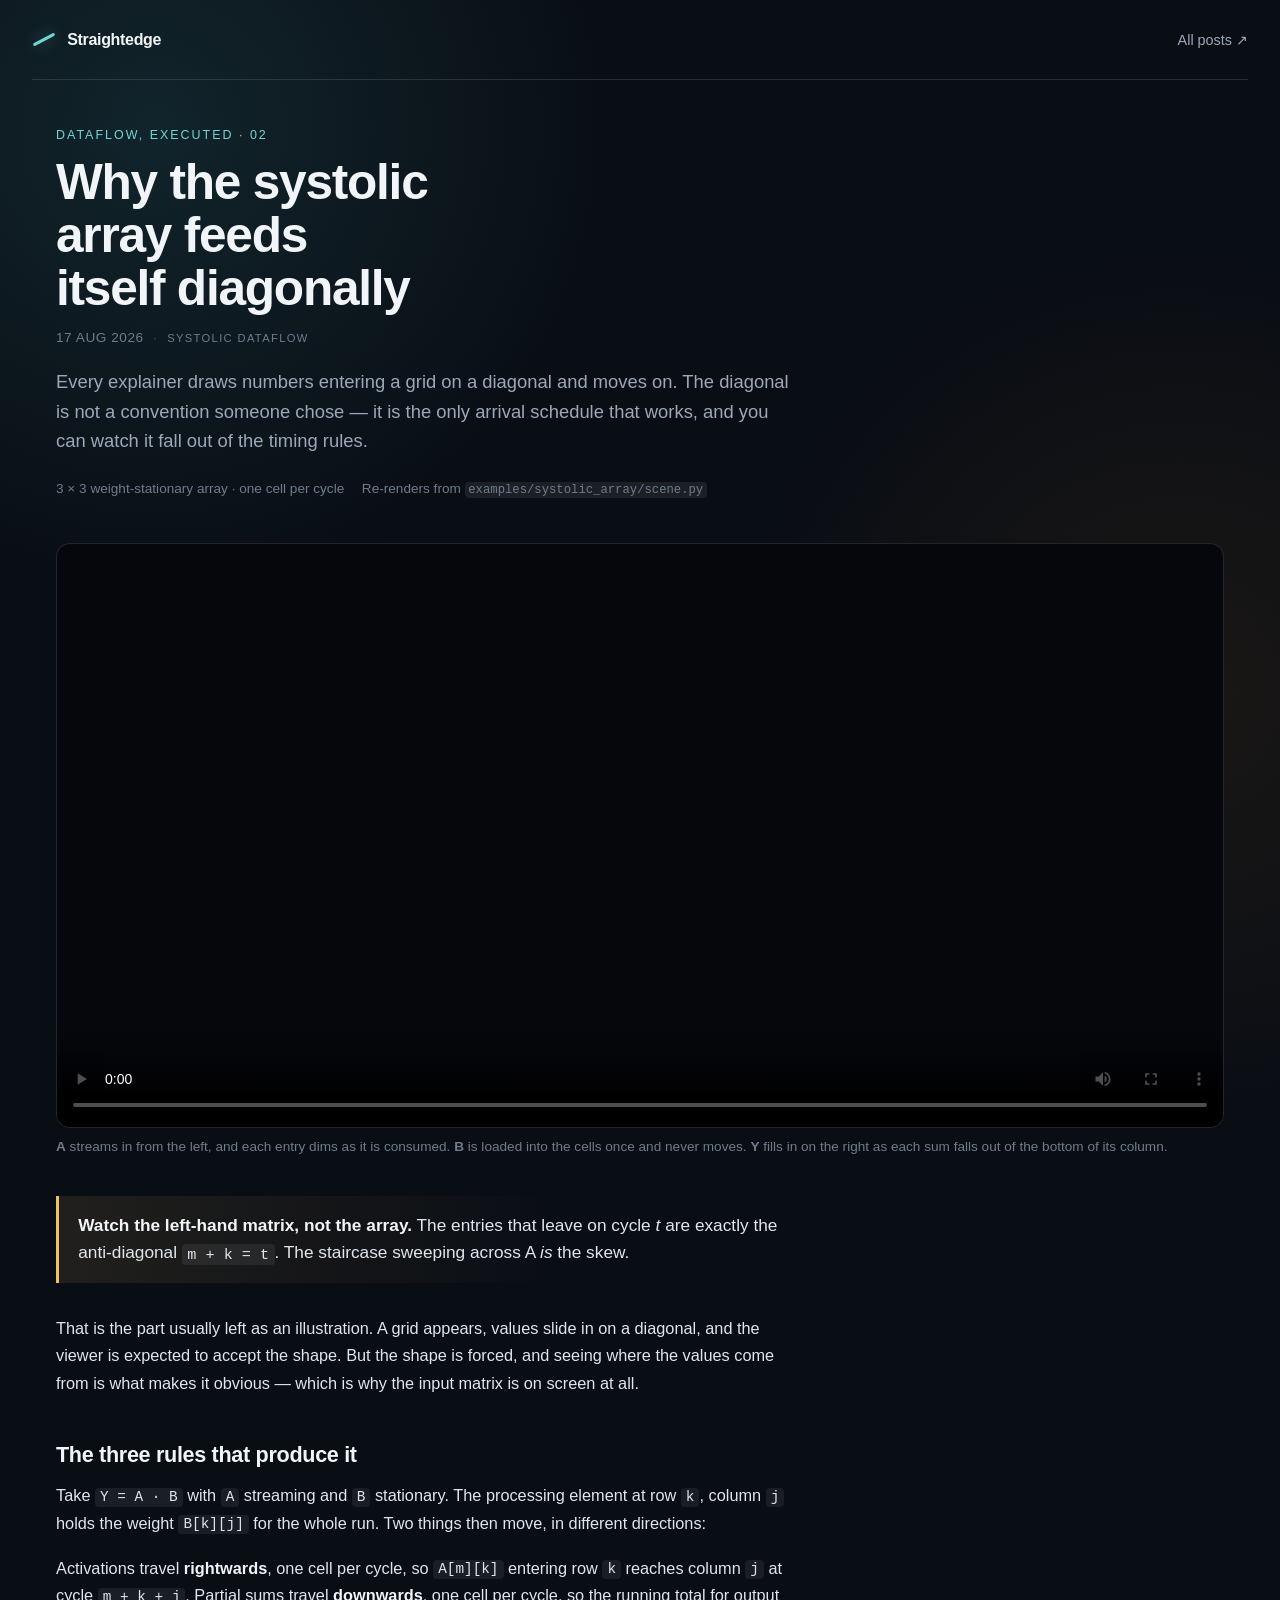
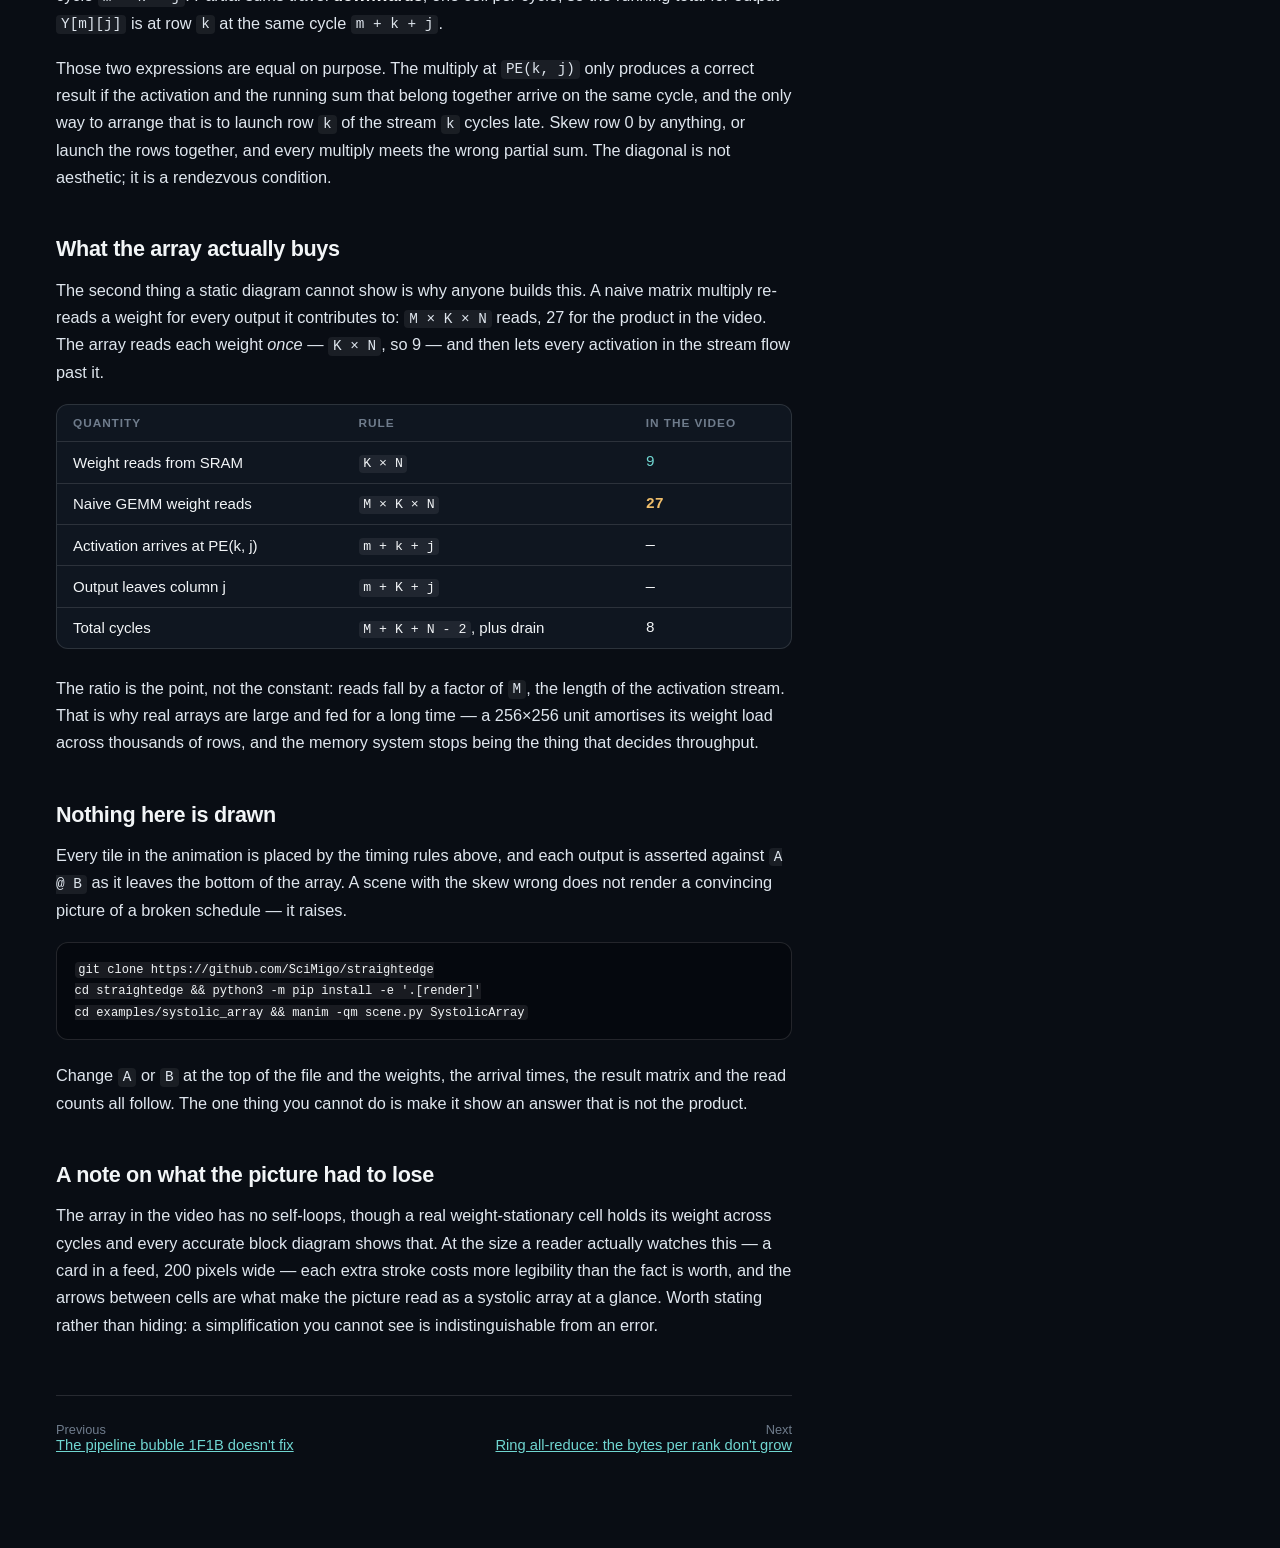
<file: site/posts/systolic-skew.html>
<!doctype html>
<html lang="en">
  <head>
    <meta charset="utf-8">
    <meta name="viewport" content="width=device-width, initial-scale=1">
    <meta name="theme-color" content="#090d14">
    <meta name="description" content="The diagonal in a systolic array is not a drawing convention. Entries entering on cycle t are exactly the anti-diagonal m + k = t, because that is the only arrival time at which a multiply meets the running sum it belongs to.">
    <meta property="og:title" content="Why the systolic array feeds itself diagonally">
    <meta property="og:description" content="A weight-stationary matrix unit executed cycle by cycle: the skew is forced by the schedule, and each weight is read once instead of once per output.">
    <meta property="og:image" content="https://pub-ae0e951cb13d4628913ced2bc423d839.r2.dev/straightedge/assets/posters/systolic-array.jpg">
    <meta property="og:type" content="article">
    <meta property="og:url" content="https://scimigo.github.io/straightedge/posts/systolic-skew.html">
    <link rel="canonical" href="https://scimigo.github.io/straightedge/posts/systolic-skew.html">
    <meta name="twitter:card" content="player">
    <meta name="twitter:title" content="Systolic array matrix multiplication: why it feeds itself diagonally">
    <meta name="twitter:description" content="A weight-stationary matrix unit executed cycle by cycle: the skew is forced by the schedule, and each weight is read once instead of once per output.">
    <meta name="twitter:image" content="https://pub-ae0e951cb13d4628913ced2bc423d839.r2.dev/straightedge/assets/posters/systolic-array.jpg">
    <title>Systolic array matrix multiplication: why it feeds itself diagonally</title>
    <script type="application/ld+json">
    {
      "@context": "https://schema.org",
      "@type": "TechArticle",
      "headline": "Systolic array matrix multiplication: why it feeds itself diagonally",
      "description": "Entries entering a systolic array on cycle t are exactly the anti-diagonal m + k = t, because that is the only arrival time at which a multiply meets the running sum it belongs to.",
      "url": "https://scimigo.github.io/straightedge/posts/systolic-skew.html",
      "image": "https://pub-ae0e951cb13d4628913ced2bc423d839.r2.dev/straightedge/assets/posters/systolic-array.jpg",
      "datePublished": "2026-08-17",
      "author": { "@type": "Organization", "name": "SciMigo" },
      "publisher": { "@type": "Organization", "name": "Straightedge" },
      "about": ["Systolic array", "Matrix multiplication", "Hardware accelerators", "Dataflow architecture"],
      "isPartOf": { "@type": "WebSite", "name": "Straightedge", "url": "https://scimigo.github.io/straightedge/" }
    }
    </script>
    <link rel="stylesheet" href="../styles.css">
    <link rel="stylesheet" href="post.css">
  </head>
  <body>
    <header class="site-header">
      <a class="wordmark" href="../index.html" aria-label="Straightedge, back to the gallery">
        <span class="wordmark-mark" aria-hidden="true"></span>
        <span>Straightedge</span>
      </a>
      <a class="repo-link" href="index.html">All posts <span aria-hidden="true">↗</span></a>
    </header>

    <main class="post">
      <div class="post-head">
        <p class="post-kicker">Dataflow, executed · 02</p>
        <h1>Why the systolic array feeds itself diagonally</h1>
        <p class="post-dateline">
          <time datetime="2026-08-17">17 Aug 2026</time>
          <span class="dot" aria-hidden="true">·</span>
          <span class="tag">Systolic dataflow</span>
        </p>
        <p class="standfirst">
          Every explainer draws numbers entering a grid on a diagonal and moves
          on. The diagonal is not a convention someone chose — it is the only
          arrival schedule that works, and you can watch it fall out of the
          timing rules.
        </p>
        <p class="byline">
          <span>3 &times; 3 weight-stationary array · one cell per cycle</span>
          <span>Re-renders from
            <code>examples/systolic_array/scene.py</code></span>
        </p>
      </div>

      <figure class="post-figure">
        <video controls playsinline preload="metadata"
               poster="https://pub-ae0e951cb13d4628913ced2bc423d839.r2.dev/straightedge/assets/posters/systolic-array.jpg"
               aria-label="A weight-stationary systolic array computing a matrix product cycle by cycle, with the input matrix on the left dimming as entries are consumed and the result matrix filling on the right">
          <source src="https://pub-ae0e951cb13d4628913ced2bc423d839.r2.dev/straightedge/assets/mp4/systolic-array.mp4" type="video/mp4">
          Your browser does not support embedded video.
        </video>
        <figcaption>
          <span><strong>A</strong> streams in from the left, and each entry dims
            as it is consumed. <strong>B</strong> is loaded into the cells once
            and never moves. <strong>Y</strong> fills in on the right as each sum
            falls out of the bottom of its column.</span>
        </figcaption>
      </figure>

      <div class="post-body">
        <div class="claim">
          <p>
            <strong>Watch the left-hand matrix, not the array.</strong> The
            entries that leave on cycle <em>t</em> are exactly the anti-diagonal
            <code>m + k = t</code>. The staircase sweeping across A <em>is</em>
            the skew.
          </p>
        </div>

        <p>
          That is the part usually left as an illustration. A grid appears, values
          slide in on a diagonal, and the viewer is expected to accept the shape.
          But the shape is forced, and seeing where the values come from is what
          makes it obvious — which is why the input matrix is on screen at all.
        </p>

        <h2>The three rules that produce it</h2>
        <p>
          Take <code>Y = A · B</code> with <code>A</code> streaming and
          <code>B</code> stationary. The processing element at row <code>k</code>,
          column <code>j</code> holds the weight <code>B[k][j]</code> for the
          whole run. Two things then move, in different directions:
        </p>
        <p>
          Activations travel <strong>rightwards</strong>, one cell per cycle, so
          <code>A[m][k]</code> entering row <code>k</code> reaches column
          <code>j</code> at cycle <code>m + k + j</code>. Partial sums travel
          <strong>downwards</strong>, one cell per cycle, so the running total for
          output <code>Y[m][j]</code> is at row <code>k</code> at the same cycle
          <code>m + k + j</code>.
        </p>
        <p>
          Those two expressions are equal on purpose. The multiply at
          <code>PE(k, j)</code> only produces a correct result if the activation
          and the running sum that belong together arrive on the same cycle, and
          the only way to arrange that is to launch row <code>k</code> of the
          stream <code>k</code> cycles late. Skew row 0 by anything, or launch the
          rows together, and every multiply meets the wrong partial sum. The
          diagonal is not aesthetic; it is a rendezvous condition.
        </p>

        <h2>What the array actually buys</h2>
        <p>
          The second thing a static diagram cannot show is why anyone builds this.
          A naive matrix multiply re-reads a weight for every output it
          contributes to: <code>M &times; K &times; N</code> reads, 27 for the
          product in the video. The array reads each weight <em>once</em> —
          <code>K &times; N</code>, so 9 — and then lets every activation in the
          stream flow past it.
        </p>

        <div class="results">
          <table>
            <thead>
              <tr><th>Quantity</th><th>Rule</th><th>In the video</th></tr>
            </thead>
            <tbody>
              <tr><td>Weight reads from SRAM</td><td><code>K &times; N</code></td><td class="n same">9</td></tr>
              <tr><td>Naive GEMM weight reads</td><td><code>M &times; K &times; N</code></td><td class="n diff">27</td></tr>
              <tr><td>Activation arrives at PE(k, j)</td><td><code>m + k + j</code></td><td class="n">—</td></tr>
              <tr><td>Output leaves column j</td><td><code>m + K + j</code></td><td class="n">—</td></tr>
              <tr><td>Total cycles</td><td><code>M + K + N - 2</code>, plus drain</td><td class="n">8</td></tr>
            </tbody>
          </table>
        </div>

        <p>
          The ratio is the point, not the constant: reads fall by a factor of
          <code>M</code>, the length of the activation stream. That is why real
          arrays are large and fed for a long time — a 256&times;256 unit
          amortises its weight load across thousands of rows, and the memory
          system stops being the thing that decides throughput.
        </p>

        <h2>Nothing here is drawn</h2>
        <p>
          Every tile in the animation is placed by the timing rules above, and
          each output is asserted against <code>A @ B</code> as it leaves the
          bottom of the array. A scene with the skew wrong does not render a
          convincing picture of a broken schedule — it raises.
        </p>
<pre><code>git clone https://github.com/SciMigo/straightedge
cd straightedge &amp;&amp; python3 -m pip install -e '.[render]'
cd examples/systolic_array &amp;&amp; manim -qm scene.py SystolicArray</code></pre>
        <p>
          Change <code>A</code> or <code>B</code> at the top of the file and the
          weights, the arrival times, the result matrix and the read counts all
          follow. The one thing you cannot do is make it show an answer that is
          not the product.
        </p>

        <h2>A note on what the picture had to lose</h2>
        <p>
          The array in the video has no self-loops, though a real weight-stationary
          cell holds its weight across cycles and every accurate block diagram
          shows that. At the size a reader actually watches this — a card in a
          feed, 200 pixels wide — each extra stroke costs more legibility than the
          fact is worth, and the arrows between cells are what make the picture
          read as a systolic array at a glance. Worth stating rather than hiding:
          a simplification you cannot see is indistinguishable from an error.
        </p>
      </div>

      <nav class="series-nav" aria-label="Series navigation">
        <span>
          <span class="muted">Previous</span>
          <a href="pipeline-bubble.html">The pipeline bubble 1F1B doesn't fix</a>
        </span>
        <span class="next">
          <span class="muted">Next</span>
          <a href="ring-allreduce.html">Ring all-reduce: the bytes per rank don't grow</a>
        </span>
      </nav>
    </main>
  </body>
</html>
</file>
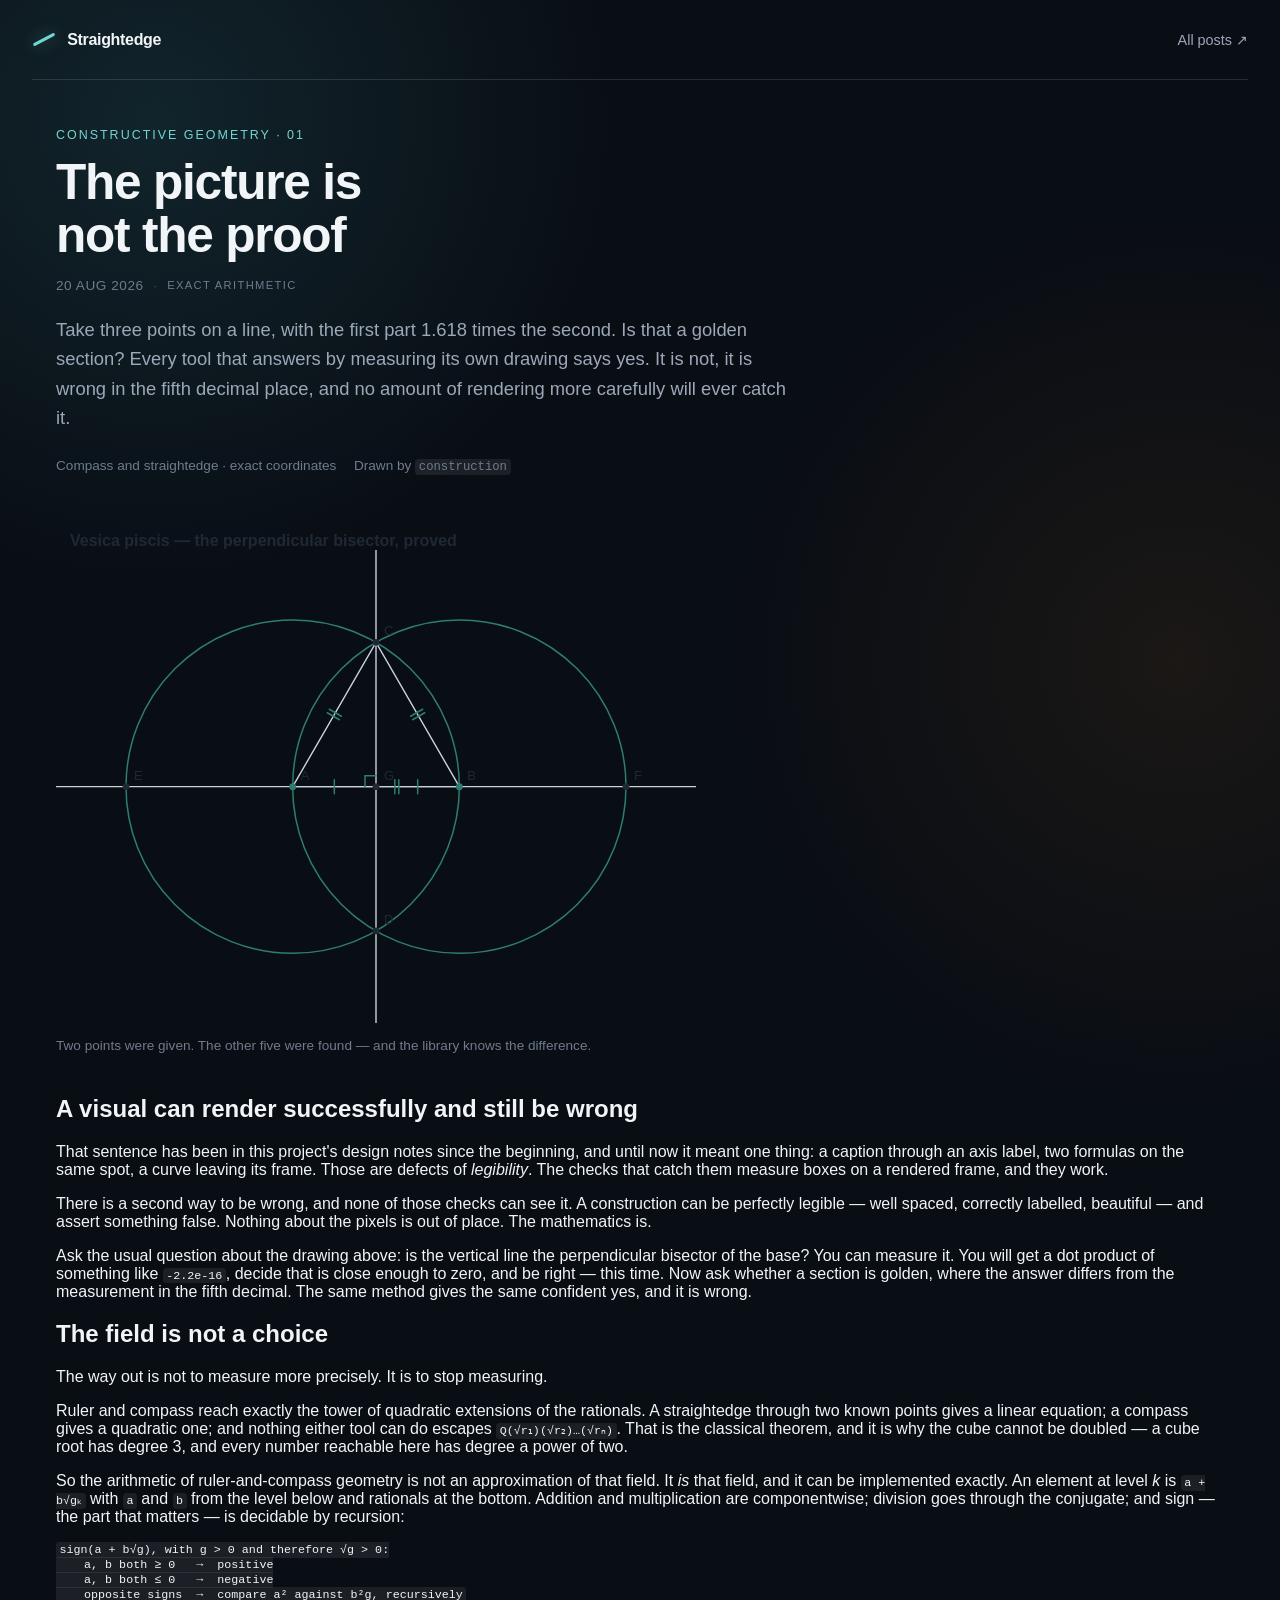
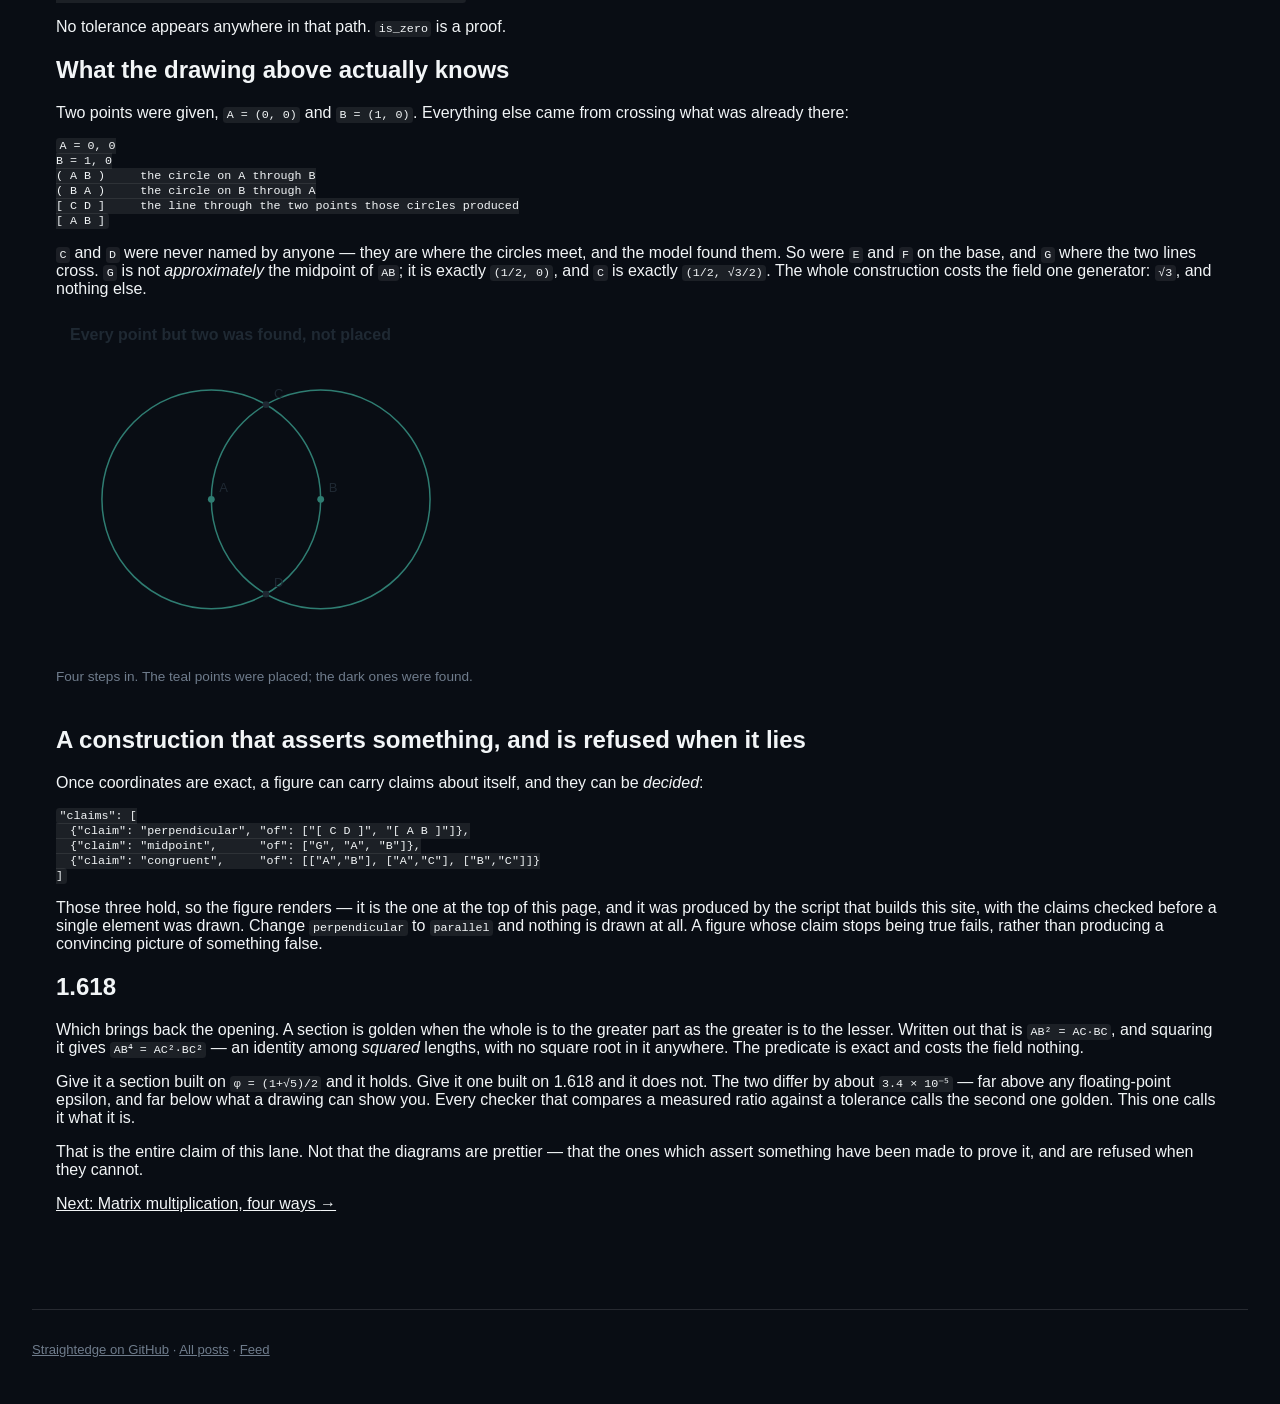
<file: site/posts/the-picture-is-not-the-proof.html>
<!doctype html>
<html lang="en">
  <head>
    <meta charset="utf-8">
    <meta name="viewport" content="width=device-width, initial-scale=1">
    <meta name="theme-color" content="#090d14">
    <meta name="description" content="1.618 is not the golden ratio, and every diagram tool that measures its own drawing says it is. Straightedge computes ruler-and-compass constructions in exact arithmetic, so a claim about a figure is decided rather than estimated.">
    <meta property="og:title" content="The picture is not the proof">
    <meta property="og:description" content="A construction that asserts what it demonstrates, and is refused when the assertion is false. Exact arithmetic over the field ruler and compass actually reach.">
    <meta property="og:image" content="https://raw.githubusercontent.com/SciMigo/straightedge/main/site/assets/svg/construction-vesica.svg">
    <meta property="og:type" content="article">
    <meta property="og:url" content="https://scimigo.github.io/straightedge/posts/the-picture-is-not-the-proof.html">
    <link rel="canonical" href="https://scimigo.github.io/straightedge/posts/the-picture-is-not-the-proof.html">
    <meta name="twitter:card" content="summary_large_image">
    <meta name="twitter:title" content="The picture is not the proof">
    <meta name="twitter:description" content="1.618 is not φ. A diagram tool that measures its own drawing cannot tell, and that is the gap this lane closes.">
    <meta name="twitter:image" content="https://raw.githubusercontent.com/SciMigo/straightedge/main/site/assets/svg/construction-vesica.svg">
    <title>The picture is not the proof</title>
    <script type="application/ld+json">
    {
      "@context": "https://schema.org",
      "@type": "TechArticle",
      "headline": "The picture is not the proof",
      "description": "Ruler and compass reach exactly the tower of quadratic extensions of the rationals. Computing in that field rather than in floats turns a claim about a construction into a decision instead of a measurement.",
      "url": "https://scimigo.github.io/straightedge/posts/the-picture-is-not-the-proof.html",
      "image": "https://raw.githubusercontent.com/SciMigo/straightedge/main/site/assets/svg/construction-vesica.svg",
      "datePublished": "2026-08-20",
      "author": { "@type": "Organization", "name": "SciMigo" },
      "publisher": { "@type": "Organization", "name": "Straightedge" },
      "about": ["Constructive geometry", "Exact arithmetic", "Golden ratio", "Compass and straightedge", "Constructible numbers"],
      "isPartOf": { "@type": "WebSite", "name": "Straightedge", "url": "https://scimigo.github.io/straightedge/" }
    }
    </script>
    <link rel="stylesheet" href="../styles.css">
    <link rel="stylesheet" href="post.css">
  </head>
  <body>
    <header class="site-header">
      <a class="wordmark" href="../index.html" aria-label="Straightedge, back to the gallery">
        <span class="wordmark-mark" aria-hidden="true"></span>
        <span>Straightedge</span>
      </a>
      <a class="repo-link" href="index.html">All posts <span aria-hidden="true">↗</span></a>
    </header>

    <main class="post">
      <div class="post-head">
        <p class="post-kicker">Constructive geometry · 01</p>
        <h1>The picture is not the proof</h1>
        <p class="post-dateline">
          <time datetime="2026-08-20">20 Aug 2026</time>
          <span class="dot" aria-hidden="true">·</span>
          <span class="tag">Exact arithmetic</span>
        </p>
        <p class="standfirst">
          Take three points on a line, with the first part 1.618 times the
          second. Is that a golden section? Every tool that answers by measuring
          its own drawing says yes. It is not, it is wrong in the fifth decimal
          place, and no amount of rendering more carefully will ever catch it.
        </p>
        <p class="byline">
          <span>Compass and straightedge · exact coordinates</span>
          <span>Drawn by <code>construction</code></span>
        </p>
      </div>

      <figure class="post-figure">
        <img src="../assets/svg/construction-vesica.svg"
             alt="Two overlapping circles of equal radius, the vertical line through their two intersection points, and the horizontal line through their centres, with seven labelled points">
        <figcaption>
          Two points were given. The other five were found — and the library
          knows the difference.
        </figcaption>
      </figure>

      <h2>A visual can render successfully and still be wrong</h2>

      <p>
        That sentence has been in this project's design notes since the
        beginning, and until now it meant one thing: a caption through an axis
        label, two formulas on the same spot, a curve leaving its frame. Those
        are defects of <em>legibility</em>. The checks that catch them measure
        boxes on a rendered frame, and they work.
      </p>

      <p>
        There is a second way to be wrong, and none of those checks can see it.
        A construction can be perfectly legible — well spaced, correctly
        labelled, beautiful — and assert something false. Nothing about the
        pixels is out of place. The mathematics is.
      </p>

      <p>
        Ask the usual question about the drawing above: is the vertical line the
        perpendicular bisector of the base? You can measure it. You will get a
        dot product of something like <code>-2.2e-16</code>, decide that is
        close enough to zero, and be right — this time. Now ask whether a
        section is golden, where the answer differs from the measurement in the
        fifth decimal. The same method gives the same confident yes, and it is
        wrong.
      </p>

      <h2>The field is not a choice</h2>

      <p>
        The way out is not to measure more precisely. It is to stop measuring.
      </p>

      <p>
        Ruler and compass reach exactly the tower of quadratic extensions of the
        rationals. A straightedge through two known points gives a linear
        equation; a compass gives a quadratic one; and nothing either tool can do
        escapes <code>Q(√r₁)(√r₂)…(√rₙ)</code>. That is the classical theorem,
        and it is why the cube cannot be doubled — a cube root has degree 3, and
        every number reachable here has degree a power of two.
      </p>

      <p>
        So the arithmetic of ruler-and-compass geometry is not an approximation
        of that field. It <em>is</em> that field, and it can be implemented
        exactly. An element at level <em>k</em> is <code>a + b√gₖ</code> with
        <code>a</code> and <code>b</code> from the level below and rationals at
        the bottom. Addition and multiplication are componentwise; division goes
        through the conjugate; and sign — the part that matters — is decidable by
        recursion:
      </p>

      <pre><code>sign(a + b√g), with g &gt; 0 and therefore √g &gt; 0:
    a, b both ≥ 0   →  positive
    a, b both ≤ 0   →  negative
    opposite signs  →  compare a² against b²g, recursively</code></pre>

      <p>
        No tolerance appears anywhere in that path. <code>is_zero</code> is a
        proof.
      </p>

      <h2>What the drawing above actually knows</h2>

      <p>
        Two points were given, <code>A = (0, 0)</code> and
        <code>B = (1, 0)</code>. Everything else came from crossing what was
        already there:
      </p>

      <pre><code>A = 0, 0
B = 1, 0
( A B )     the circle on A through B
( B A )     the circle on B through A
[ C D ]     the line through the two points those circles produced
[ A B ]</code></pre>

      <p>
        <code>C</code> and <code>D</code> were never named by anyone — they are
        where the circles meet, and the model found them. So were <code>E</code>
        and <code>F</code> on the base, and <code>G</code> where the two lines
        cross. <code>G</code> is not <em>approximately</em> the midpoint of
        <code>AB</code>; it is exactly <code>(1/2, 0)</code>, and <code>C</code>
        is exactly <code>(1/2, √3/2)</code>. The whole construction costs the
        field one generator: <code>√3</code>, and nothing else.
      </p>

      <figure class="post-figure">
        <img src="../assets/svg/construction-steps.svg"
             alt="The first four steps: two given points and two circles, with the two intersection points they produce">
        <figcaption>
          Four steps in. The teal points were placed; the dark ones were found.
        </figcaption>
      </figure>

      <h2>A construction that asserts something, and is refused when it lies</h2>

      <p>
        Once coordinates are exact, a figure can carry claims about itself, and
        they can be <em>decided</em>:
      </p>

      <pre><code>"claims": [
  {"claim": "perpendicular", "of": ["[ C D ]", "[ A B ]"]},
  {"claim": "midpoint",      "of": ["G", "A", "B"]},
  {"claim": "congruent",     "of": [["A","B"], ["A","C"], ["B","C"]]}
]</code></pre>

      <p>
        Those three hold, so the figure renders — it is the one at the top of
        this page, and it was produced by the script that builds this site, with
        the claims checked before a single element was drawn. Change
        <code>perpendicular</code> to <code>parallel</code> and nothing is
        drawn at all. A figure whose claim stops being true fails, rather than
        producing a convincing picture of something false.
      </p>

      <h2>1.618</h2>

      <p>
        Which brings back the opening. A section is golden when the whole is to
        the greater part as the greater is to the lesser. Written out that is
        <code>AB² = AC·BC</code>, and squaring it gives
        <code>AB⁴ = AC²·BC²</code> — an identity among <em>squared</em> lengths,
        with no square root in it anywhere. The predicate is exact and costs the
        field nothing.
      </p>

      <p>
        Give it a section built on <code>φ = (1+√5)/2</code> and it holds. Give
        it one built on 1.618 and it does not. The two differ by about
        <code>3.4 × 10⁻⁵</code> — far above any floating-point epsilon, and far
        below what a drawing can show you. Every checker that compares a measured
        ratio against a tolerance calls the second one golden. This one calls it
        what it is.
      </p>

      <p>
        That is the entire claim of this lane. Not that the diagrams are prettier
        — that the ones which assert something have been made to prove it, and
        are refused when they cannot.
      </p>

      <nav class="post-nav">
        <a class="next" href="matrix-product-four-ways.html">
          Next: Matrix multiplication, four ways <span aria-hidden="true">→</span>
        </a>
      </nav>
    </main>

    <footer class="site-footer">
      <p>
        <a href="https://github.com/SciMigo/straightedge">Straightedge on GitHub</a>
        <span class="dot" aria-hidden="true">·</span>
        <a href="index.html">All posts</a>
        <span class="dot" aria-hidden="true">·</span>
        <a href="feed.xml">Feed</a>
      </p>
    </footer>
  </body>
</html>
</file>
<file: site/styles.css>
:root {
  color-scheme: dark;
  --ink: #f2f5f7;
  --muted: #9ca8b8;
  --quiet: #6f7c8c;
  --line: rgba(255, 255, 255, 0.12);
  --panel: rgba(18, 25, 36, 0.82);
  --cyan: #70d6d1;
  --amber: #f1bf6b;
  --max: 76rem;
  font-family: Inter, ui-sans-serif, -apple-system, BlinkMacSystemFont, "Segoe UI", sans-serif;
  background: #090d14;
  color: var(--ink);
}

* {
  box-sizing: border-box;
}

html {
  scroll-behavior: smooth;
}

body {
  margin: 0;
  min-width: 0;
  overflow-x: hidden;
  background:
    radial-gradient(circle at 12% 4%, rgba(44, 109, 118, 0.24), transparent 30rem),
    radial-gradient(circle at 92% 22%, rgba(115, 77, 29, 0.17), transparent 28rem),
    #090d14;
  color: var(--ink);
}

a {
  color: inherit;
}

.site-header,
main,
footer {
  width: min(calc(100% - 2rem), var(--max));
  margin-inline: auto;
}

.site-header {
  min-height: 5rem;
  display: flex;
  align-items: center;
  justify-content: space-between;
  gap: 1rem;
  border-bottom: 1px solid var(--line);
}

.wordmark,
.repo-link {
  text-decoration: none;
}

.wordmark {
  display: inline-flex;
  align-items: center;
  gap: 0.7rem;
  font-weight: 720;
  letter-spacing: -0.02em;
}

.wordmark-mark {
  width: 1.5rem;
  height: 0.18rem;
  display: inline-block;
  background: var(--cyan);
  transform: rotate(-28deg);
  border-radius: 999px;
  box-shadow: 0 0 1rem rgba(112, 214, 209, 0.45);
}

.repo-link {
  color: var(--muted);
  font-size: 0.9rem;
}

.repo-link:hover,
.repo-link:focus-visible {
  color: var(--ink);
}

.hero {
  min-height: 40rem;
  display: grid;
  align-content: center;
  max-width: 61rem;
  padding: 7rem 0 5rem;
}

.eyebrow,
.section-number,
.card-kicker {
  margin: 0;
  color: var(--cyan);
  font-size: 0.72rem;
  font-weight: 760;
  letter-spacing: 0.14em;
  text-transform: uppercase;
}

h1,
h2,
h3,
p {
  overflow-wrap: anywhere;
}

h1 {
  max-width: 14ch;
  margin: 1rem 0 1.4rem;
  font-size: clamp(3.1rem, 9vw, 7.6rem);
  line-height: 0.92;
  letter-spacing: -0.07em;
}

.hero-copy {
  max-width: 43rem;
  margin: 0;
  color: var(--muted);
  font-size: clamp(1.05rem, 2vw, 1.35rem);
  line-height: 1.65;
}

.hero-proof {
  display: grid;
  grid-template-columns: repeat(3, minmax(0, 1fr));
  gap: 1px;
  margin-top: 3.5rem;
  overflow: hidden;
  border: 1px solid var(--line);
  border-radius: 1rem;
  background: var(--line);
}

.hero-proof div {
  min-width: 0;
  padding: 1.2rem 1.4rem;
  background: rgba(9, 13, 20, 0.92);
}

.hero-proof strong,
.hero-proof span {
  display: block;
}

.hero-proof strong {
  color: var(--amber);
  font-size: 1.75rem;
  font-weight: 650;
}

.hero-proof span {
  margin-top: 0.25rem;
  color: var(--quiet);
  font-size: 0.8rem;
  line-height: 1.35;
}

.gallery-section {
  padding: 7rem 0;
  border-top: 1px solid var(--line);
}

.section-heading {
  display: grid;
  grid-template-columns: minmax(0, 1.15fr) minmax(16rem, 0.85fr);
  gap: 3rem;
  align-items: end;
  margin-bottom: 2.5rem;
}

.section-heading h2,
.closing h2 {
  margin: 0.75rem 0 0;
  font-size: clamp(2.2rem, 5vw, 4.7rem);
  line-height: 1;
  letter-spacing: -0.055em;
}

.section-heading > p {
  margin: 0;
  color: var(--muted);
  line-height: 1.65;
}

.gallery-grid {
  display: grid;
  grid-template-columns: repeat(2, minmax(0, 1fr));
  gap: 1.25rem;
}

.figure-grid {
  display: grid;
  grid-template-columns: repeat(3, minmax(0, 1fr));
  gap: 1.25rem;
}

.figure-card {
  min-width: 0;
  overflow: hidden;
  border: 1px solid var(--line);
  border-radius: 1rem;
  background: var(--panel);
  box-shadow: 0 1.2rem 4rem rgba(0, 0, 0, 0.22);
}

.figure-wide {
  grid-column: span 2;
}

.figure-stage {
  display: grid;
  place-items: center;
  min-height: 15rem;
  padding: 1.25rem;
  background: #f5f7fa;
}

.figure-stage img {
  display: block;
  width: 100%;
  max-width: 100%;
  height: 15rem;
  object-fit: contain;
}

.gallery-grid-three {
  grid-template-columns: repeat(3, minmax(0, 1fr));
}

.scene-card {
  min-width: 0;
  overflow: hidden;
  border: 1px solid var(--line);
  border-radius: 1rem;
  background: var(--panel);
  box-shadow: 0 1.2rem 4rem rgba(0, 0, 0, 0.22);
}

.scene-card video {
  display: block;
  width: 100%;
  max-width: 100%;
  aspect-ratio: 16 / 9;
  border: 0;
  background: #000;
  object-fit: contain;
}

.card-copy {
  padding: 1.4rem 1.5rem 1.6rem;
}

.card-copy h3 {
  margin: 0.65rem 0 1rem;
  font-size: clamp(1.25rem, 2vw, 1.7rem);
  line-height: 1.1;
  letter-spacing: -0.035em;
}

.prompt,
.spec,
.claim {
  margin: 0;
  color: var(--muted);
  font-size: 0.94rem;
  line-height: 1.65;
}

.spec span {
  display: block;
  margin-bottom: 0.35rem;
  color: var(--cyan);
  font-size: 0.68rem;
  font-weight: 760;
  letter-spacing: 0.12em;
  text-transform: uppercase;
}

.prompt {
  padding-top: 1rem;
  border-top: 1px solid var(--line);
}

.prompt > span {
  display: block;
  margin-bottom: 0.35rem;
  color: var(--cyan);
  font-size: 0.68rem;
  font-weight: 760;
  letter-spacing: 0.12em;
  text-transform: uppercase;
}

.source-input {
  margin-top: 0.9rem;
  color: var(--quiet);
  font-size: 0.78rem;
}

.source-input summary {
  width: fit-content;
  cursor: pointer;
}

.source-input p {
  margin: 0.65rem 0 0;
  color: var(--muted);
  font-size: 0.9rem;
  line-height: 1.55;
}

.claim span {
  display: block;
  margin-bottom: 0.35rem;
  color: var(--amber);
  font-size: 0.68rem;
  font-weight: 760;
  letter-spacing: 0.12em;
  text-transform: uppercase;
}

code {
  padding: 0.08em 0.3em;
  border-radius: 0.3em;
  background: rgba(255, 255, 255, 0.08);
  font-size: 0.9em;
}

.hand-section .section-number,
.hand-section .card-kicker {
  color: var(--amber);
}

.closing {
  display: grid;
  justify-items: start;
  padding: 8rem 0;
  border-top: 1px solid var(--line);
}

.closing h2 {
  max-width: 17ch;
}

.button {
  display: inline-flex;
  align-items: center;
  gap: 0.7rem;
  margin-top: 2.2rem;
  padding: 0.9rem 1.15rem;
  border-radius: 0.6rem;
  background: var(--ink);
  color: #090d14;
  font-weight: 720;
  text-decoration: none;
}

.button:hover,
.button:focus-visible {
  background: var(--cyan);
}

footer {
  display: flex;
  justify-content: space-between;
  gap: 1rem;
  padding: 2rem 0 3rem;
  border-top: 1px solid var(--line);
  color: var(--quiet);
  font-size: 0.82rem;
}

footer p {
  margin: 0;
}

@media (max-width: 56rem) {
  .figure-grid {
    grid-template-columns: repeat(2, minmax(0, 1fr));
  }

  .gallery-grid-three {
    grid-template-columns: 1fr;
  }

  .gallery-grid-three .scene-card {
    display: grid;
    grid-template-columns: minmax(0, 1.1fr) minmax(0, 0.9fr);
  }

  .gallery-grid-three .scene-card video {
    height: 100%;
  }
}

@media (max-width: 42rem) {
  .site-header,
  main,
  footer {
    width: min(calc(100% - 1.25rem), var(--max));
  }

  .hero {
    min-height: auto;
    padding: 5.5rem 0 4rem;
  }

  h1 {
    font-size: clamp(3.4rem, 18vw, 5.2rem);
  }

  .hero-proof,
  .section-heading,
  .gallery-grid,
  .figure-grid,
  .gallery-grid-three .scene-card {
    grid-template-columns: 1fr;
  }

  .figure-wide {
    grid-column: auto;
  }

  .hero-proof {
    overflow: visible;
    gap: 0;
    background: transparent;
  }

  .hero-proof div + div {
    border-top: 1px solid var(--line);
  }

  .section-heading {
    gap: 1.4rem;
  }

  .gallery-section {
    padding: 5rem 0;
  }

  .gallery-grid-three .scene-card video {
    height: auto;
  }

  .closing {
    padding: 6rem 0;
  }

  footer {
    flex-direction: column;
  }
}

@media (prefers-reduced-motion: reduce) {
  html {
    scroll-behavior: auto;
  }
}

/* Two links in the header now: the series and the repo. */
.header-links {
  display: flex;
  align-items: center;
  gap: 1.25rem;
}

/* Prose sections — the definition, the "why geometry" grid, and the FAQ. These
   carry the page's semantic weight for search and answer engines, so they are
   real text at a readable measure rather than another card grid. Headings step
   down from the hero's scale instead of competing with the gallery's display
   type. */
.hero-tagline {
  max-width: 43rem;
  margin: 1rem 0 1.4rem;
  color: var(--cyan);
  font-size: clamp(1.05rem, 2.2vw, 1.5rem);
  letter-spacing: -0.02em;
}

.prose-section {
  padding: 4.5rem 0 0;
  border-top: 1px solid var(--line);
  margin-top: 4.5rem;
}

.prose-section h2 {
  margin: 0 0 1.6rem;
  font-size: clamp(1.7rem, 3.4vw, 2.7rem);
  line-height: 1.08;
  letter-spacing: -0.04em;
}

.prose-section p {
  max-width: 44rem;
  margin: 0 0 1.15rem;
  color: var(--muted);
  font-size: 1.02rem;
  line-height: 1.72;
}

.prose-section p strong {
  color: var(--ink);
  font-weight: 600;
}

.prose-section .lede {
  color: var(--ink);
  font-size: clamp(1.08rem, 1.9vw, 1.28rem);
  line-height: 1.6;
}

.why-grid {
  display: grid;
  grid-template-columns: repeat(auto-fit, minmax(15rem, 1fr));
  gap: 1.5rem 2.2rem;
  margin-top: 0.5rem;
}

.why-item h3 {
  margin: 0 0 0.5rem;
  font-size: 1.02rem;
  letter-spacing: -0.01em;
}

.why-item h3::before {
  content: "";
  display: block;
  width: 1.6rem;
  height: 2px;
  margin-bottom: 0.85rem;
  background: var(--cyan);
}

.why-item p {
  margin: 0;
  font-size: 0.95rem;
  line-height: 1.62;
}

.faq-item {
  padding: 1.5rem 0;
  border-top: 1px solid var(--line);
  max-width: 48rem;
}

.faq-item:first-of-type {
  border-top: 0;
  padding-top: 0;
}

.faq-item h3 {
  margin: 0 0 0.6rem;
  font-size: 1.06rem;
  line-height: 1.35;
  letter-spacing: -0.015em;
}

.faq-item p {
  margin: 0;
}

.faq-item em {
  color: var(--ink);
  font-style: italic;
}

/* Install block. The site had no install instruction at all before the package
   was on PyPI, which made the gallery a dead end for anyone who wanted to use
   it. */
.install {
  max-width: 44rem;
  margin: 2rem 0 0;
  padding: 1.4rem 1.5rem;
  border: 1px solid var(--line);
  border-radius: 0.6rem;
  background: var(--panel);
}

.install-label {
  margin: 0 0 0.6rem !important;
  color: var(--quiet);
  font-size: 0.72rem;
  font-weight: 600;
  letter-spacing: 0.14em;
  text-transform: uppercase;
}

.install > code {
  display: block;
  font-size: 1.02rem;
  color: var(--cyan);
  overflow-x: auto;
}

.install-note {
  margin: 0.9rem 0 0 !important;
  font-size: 0.9rem !important;
  line-height: 1.6 !important;
}

.install-note code {
  color: var(--ink);
  font-size: 0.86rem;
}

.prose-section a {
  color: var(--cyan);
  text-decoration-color: rgba(112, 214, 209, 0.4);
  text-underline-offset: 0.2em;
}

/* Header navigation. The section anchors are useful on a wide screen and pure
   clutter on a phone, where the page is a short scroll anyway — so they drop
   out below the tablet breakpoint and the destination links (Writeups, PyPI,
   GitHub) stay, since those are the ones that leave the page. */
.header-links {
  flex-wrap: wrap;
  gap: 0.6rem 1.1rem;
  justify-content: flex-end;
}

.nav-secondary {
  color: var(--muted);
}

@media (max-width: 56rem) {
  .nav-secondary {
    display: none;
  }
}
</file>
<file: site/posts/post.css>
/* Long-form layer over the gallery's tokens (../styles.css).
 *
 * The gallery is a grid you scan; a post is a column you read, so the only
 * things that change here are measure, rhythm, and the devices prose needs —
 * pull quotes, a claim block, a figure with a caption, a results table. The
 * palette, the ground, and the wordmark stay exactly as they are, because a
 * reader arriving from the gallery should not feel handed to a different site.
 */

.post {
  width: min(var(--max), 100%);
  margin: 0 auto;
  padding: 0 1.5rem 6rem;
}

.post-head {
  max-width: 46rem;
  padding: 3rem 0 2rem;
}

.post-kicker {
  font-size: 0.78rem;
  letter-spacing: 0.16em;
  text-transform: uppercase;
  color: var(--cyan);
  margin: 0 0 0.9rem;
}

.post-head h1 {
  font-size: clamp(2rem, 4.4vw, 3.1rem);
  line-height: 1.06;
  letter-spacing: -0.025em;
  text-wrap: balance;
  margin: 0 0 1rem;
}

.standfirst {
  font-size: 1.15rem;
  line-height: 1.6;
  color: var(--muted);
  margin: 0;
}

.byline {
  display: flex;
  flex-wrap: wrap;
  gap: 0.4rem 1.1rem;
  margin-top: 1.6rem;
  font-size: 0.85rem;
  color: var(--quiet);
}

/* The video is the argument, so it gets the full column width and sits before
   the first paragraph rather than illustrating one. */
.post-figure {
  margin: 0 0 2.6rem;
}

.post-figure video {
  width: 100%;
  display: block;
  border-radius: 14px;
  border: 1px solid var(--line);
  background: #05070c;
}

.post-figure figcaption {
  margin-top: 0.7rem;
  font-size: 0.85rem;
  color: var(--quiet);
  display: flex;
  flex-wrap: wrap;
  gap: 0.3rem 1.2rem;
}

.post-body {
  max-width: 46rem;
}

.post-body h2 {
  font-size: 1.35rem;
  letter-spacing: -0.015em;
  margin: 2.8rem 0 0.9rem;
  text-wrap: balance;
}

.post-body p {
  font-size: 1.02rem;
  line-height: 1.68;
  margin: 0 0 1.1rem;
  color: #dfe6ee;
}

.post-body strong { color: var(--ink); }

.post-body a {
  color: var(--cyan);
  text-underline-offset: 3px;
}

/* The one claim the post exists to make. Used once. */
.claim {
  border-left: 3px solid var(--amber);
  background: linear-gradient(90deg, rgba(241, 191, 107, 0.10), transparent 70%);
  padding: 1rem 0 1rem 1.2rem;
  margin: 0 0 2rem;
  border-radius: 0 8px 8px 0;
}

.claim p {
  margin: 0;
  font-size: 1.08rem;
  line-height: 1.6;
}

.results {
  border: 1px solid var(--line);
  border-radius: 12px;
  background: var(--panel);
  overflow-x: auto;
  margin: 0 0 1.6rem;
}

.results table {
  border-collapse: collapse;
  width: 100%;
  font-size: 0.94rem;
}

.results th,
.results td {
  text-align: left;
  padding: 0.7rem 1rem;
  border-bottom: 1px solid var(--line);
}

.results tr:last-child td { border-bottom: 0; }

.results th {
  font-size: 0.74rem;
  letter-spacing: 0.08em;
  text-transform: uppercase;
  color: var(--quiet);
  font-weight: 600;
}

.results td.n {
  font-variant-numeric: tabular-nums;
  font-family: ui-monospace, SFMono-Regular, Menlo, Consolas, monospace;
}

.results td.same { color: var(--cyan); }
.results td.diff { color: var(--amber); font-weight: 600; }

.post-body pre {
  border: 1px solid var(--line);
  border-radius: 12px;
  background: rgba(5, 7, 12, 0.75);
  padding: 1rem 1.1rem;
  overflow-x: auto;
  font-size: 0.86rem;
  line-height: 1.55;
  margin: 0 0 1.4rem;
}

.post-body code {
  font-family: ui-monospace, SFMono-Regular, Menlo, Consolas, monospace;
  font-size: 0.88em;
}

.post-body :not(pre) > code {
  background: rgba(255, 255, 255, 0.07);
  border-radius: 4px;
  padding: 0.1em 0.35em;
}

/* Series navigation: a post in a series should say where it sits. */
.series-nav {
  max-width: 46rem;
  margin-top: 3.5rem;
  padding-top: 1.6rem;
  border-top: 1px solid var(--line);
  display: flex;
  flex-wrap: wrap;
  gap: 1rem 2rem;
  justify-content: space-between;
  font-size: 0.92rem;
}

.series-nav a { color: var(--cyan); }
.series-nav .next { text-align: right; }
.series-nav .muted { color: var(--quiet); display: block; font-size: 0.8rem; }

/* Scoped to `.post-list` until that layout was removed, which left every `.tag`
   on the site unstyled while still being marked up — the kind of regression a
   dead-rule sweep causes if it only checks that the rule is unused. */
.tag {
  display: inline-block;
  font-size: 0.7rem;
  letter-spacing: 0.12em;
  text-transform: uppercase;
  color: var(--quiet);
}

@media (prefers-reduced-motion: reduce) {
  html { scroll-behavior: auto; }
}

/* ---------------------------------------------------------------- blog index

   The index used to be `<main class="post">` — literally an article, with the
   post list bolted into its body. That reads as one long page whatever is on
   it, and it does not get better as posts are added: there is nowhere for a
   date, nowhere for a thumbnail, and every series lands in the same column of
   prose. This is a separate layout so the index can grow along its own axis.  */

.blog {
  width: min(var(--max), 100% - 3rem);
  margin: 0 auto;
  padding: 3.5rem 0 5rem;
}

.blog-masthead {
  max-width: 44rem;
  margin-bottom: 3rem;
}

.blog-masthead .post-kicker { margin-bottom: 0.6rem; }

.blog-masthead h1 {
  font-size: clamp(2rem, 4.5vw, 3rem);
  letter-spacing: -0.02em;
  margin: 0 0 1rem;
}

.blog-masthead p {
  color: var(--muted);
  font-size: 1.05rem;
  line-height: 1.65;
  margin: 0;
}

/* A series is a section of the index, not a page of its own — five posts do
   not justify five thin pages. The markup is self-contained so that when one
   series outgrows the index it can be lifted out without restyling. */
.blog-series { margin-top: 3rem; }

.blog-series > header {
  display: flex;
  align-items: baseline;
  justify-content: space-between;
  gap: 1rem;
  padding-bottom: 0.6rem;
  border-bottom: 1px solid var(--line);
  margin-bottom: 1.5rem;
}

.blog-series > header h2 {
  font-size: 0.95rem;
  letter-spacing: 0.08em;
  text-transform: uppercase;
  color: var(--cyan);
  margin: 0;
}

.blog-series > header p {
  margin: 0;
  color: var(--quiet);
  font-size: 0.9rem;
  text-align: right;
}

.blog-cards {
  list-style: none;
  margin: 0;
  padding: 0;
  display: grid;
  gap: 1.5rem;
  grid-template-columns: repeat(auto-fill, minmax(20rem, 1fr));
}

.blog-card {
  display: flex;
  flex-direction: column;
  border: 1px solid var(--line);
  border-radius: 14px;
  background: var(--panel);
  overflow: hidden;
  transition: border-color 140ms ease, transform 140ms ease;
}

.blog-card:hover { border-color: rgba(112, 214, 209, 0.45); transform: translateY(-2px); }

/* No hover lift for anyone who asked not to be moved. */
@media (prefers-reduced-motion: reduce) {
  .blog-card { transition: border-color 140ms ease; }
  .blog-card:hover { transform: none; }
}

.blog-card img {
  display: block;
  width: 100%;
  aspect-ratio: 16 / 9;
  object-fit: cover;
  border-bottom: 1px solid var(--line);
  background: #0b1017;
}

.blog-card-body {
  display: flex;
  flex-direction: column;
  gap: 0.55rem;
  padding: 1.15rem 1.25rem 1.35rem;
  flex: 1;
}

.blog-card h3 {
  font-size: 1.1rem;
  line-height: 1.35;
  letter-spacing: -0.01em;
  margin: 0;
}

.blog-card h3 a { text-decoration: none; color: inherit; }
.blog-card h3 a:hover { color: var(--cyan); }

/* The whole card is the click target, not just the words in the heading. */
.blog-card h3 a::after {
  content: "";
  position: absolute;
  inset: 0;
}

.blog-card { position: relative; }

.blog-card p {
  margin: 0;
  color: var(--muted);
  font-size: 0.94rem;
  line-height: 1.6;
}

.blog-meta {
  display: flex;
  align-items: center;
  gap: 0.5rem;
  font-size: 0.8rem;
  color: var(--quiet);
  letter-spacing: 0.04em;
  text-transform: uppercase;
}

.blog-meta .tag { margin: 0; }

.blog-card-footer { margin-top: auto; padding-top: 0.9rem; }

/* Announced but unwritten. Dimmed and not a link, so it cannot be mistaken for
   one — a card that looks clickable and is not is worse than no card. */
.blog-card.pending { opacity: 0.55; }
.blog-card.pending:hover { transform: none; border-color: var(--line); }

.blog-card.pending .blog-thumb-empty {
  aspect-ratio: 16 / 9;
  border-bottom: 1px solid var(--line);
  background: repeating-linear-gradient(
    135deg, transparent, transparent 9px,
    rgba(255, 255, 255, 0.035) 9px, rgba(255, 255, 255, 0.035) 18px);
}

@media (max-width: 640px) {
  .blog { width: min(var(--max), 100% - 2rem); padding-top: 2.5rem; }
  .blog-series > header { flex-direction: column; gap: 0.3rem; }
  .blog-series > header p { text-align: left; }
}

/* A dateline on the article pages themselves, so a post carries when it was
   written without the reader going back to the index to find out. */
.post-dateline {
  display: flex;
  flex-wrap: wrap;
  align-items: center;
  gap: 0.6rem;
  color: var(--quiet);
  font-size: 0.85rem;
  letter-spacing: 0.04em;
  text-transform: uppercase;
  margin: 0 0 1.4rem;
}

.post-dateline .dot { opacity: 0.5; }
</file>
